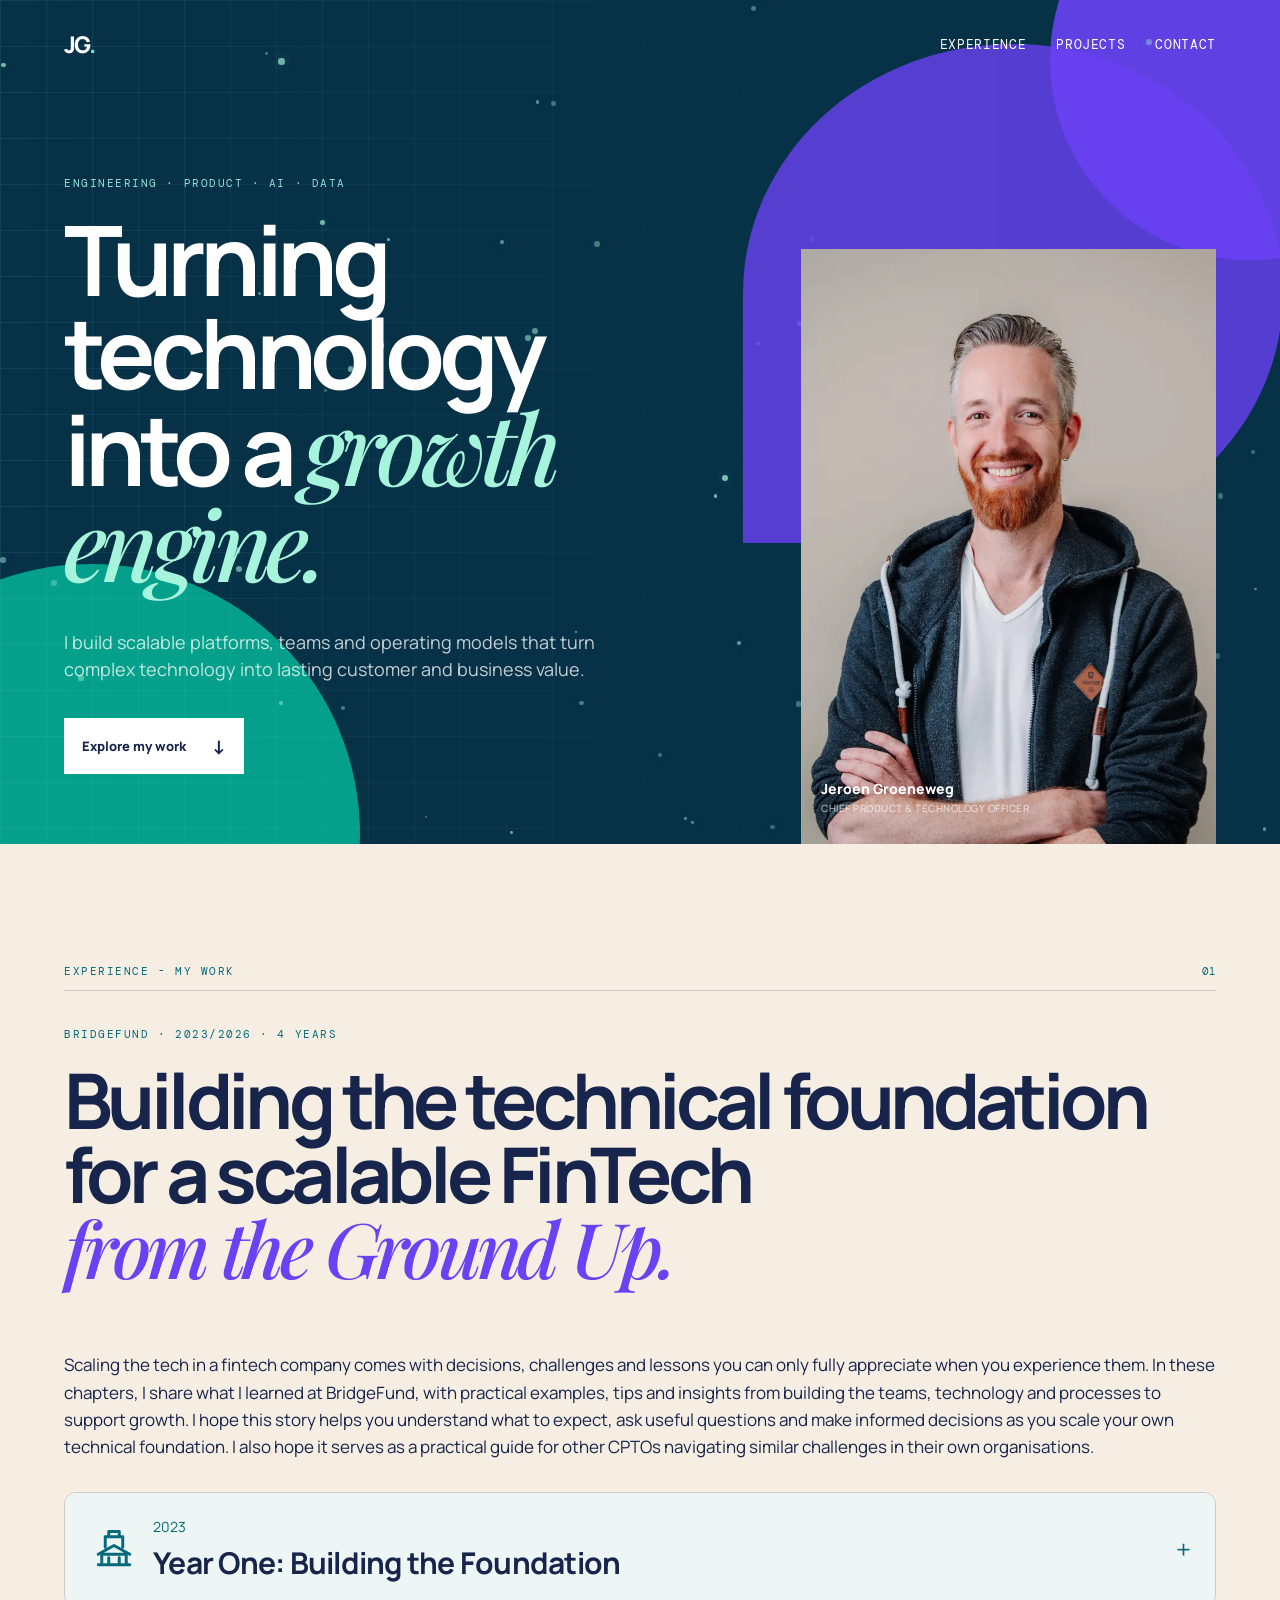
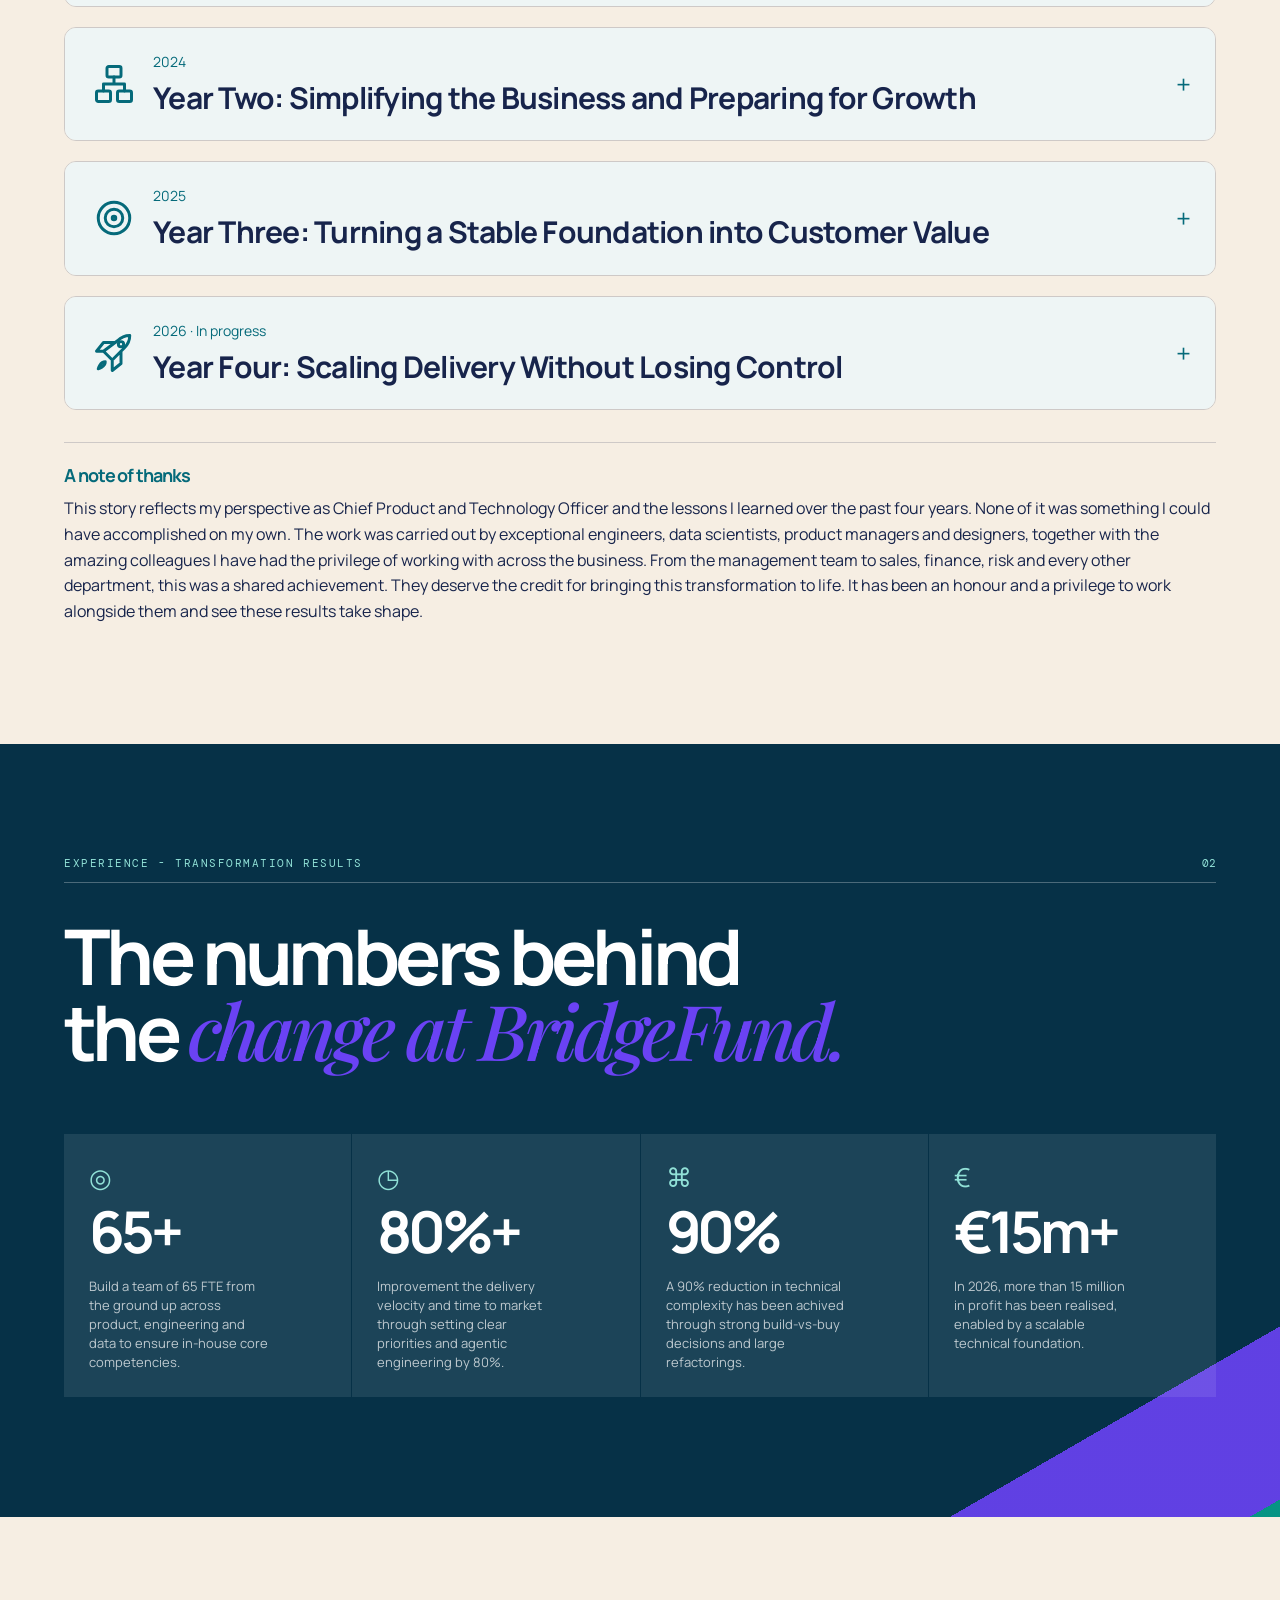
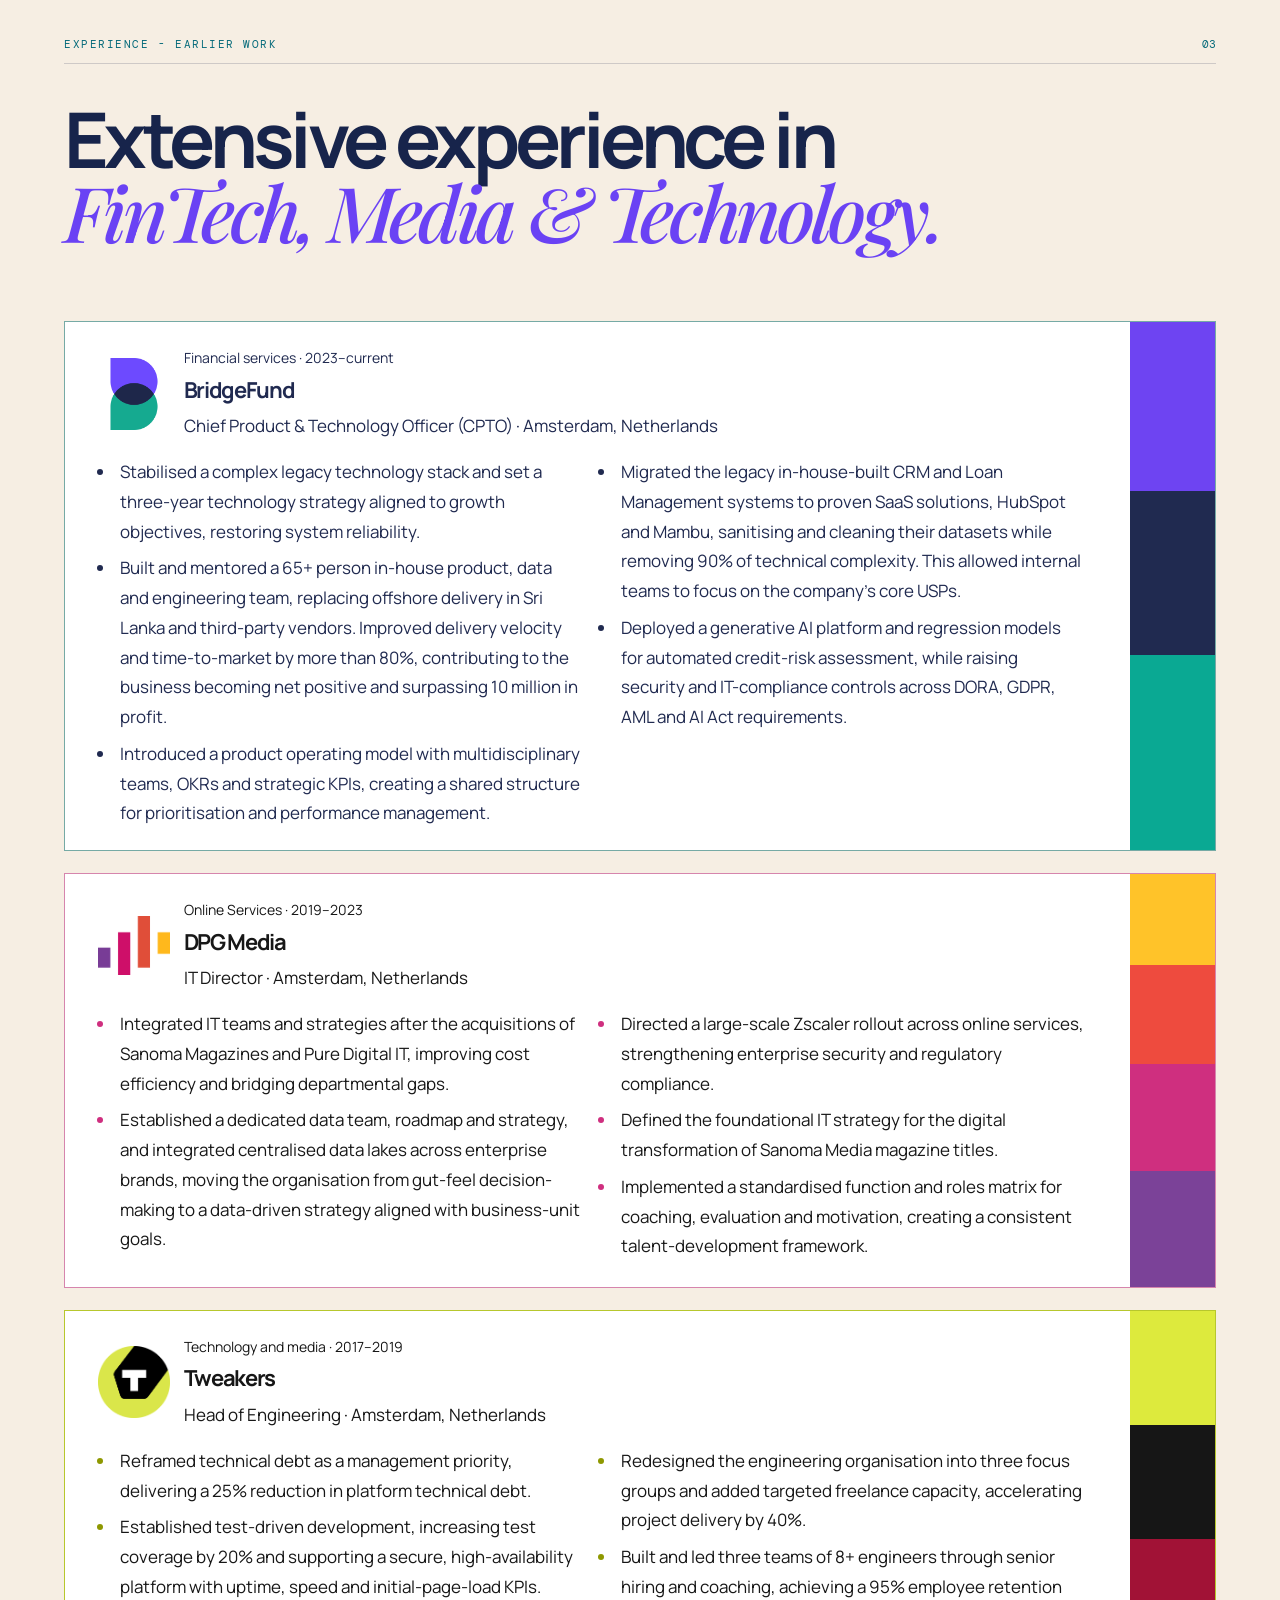
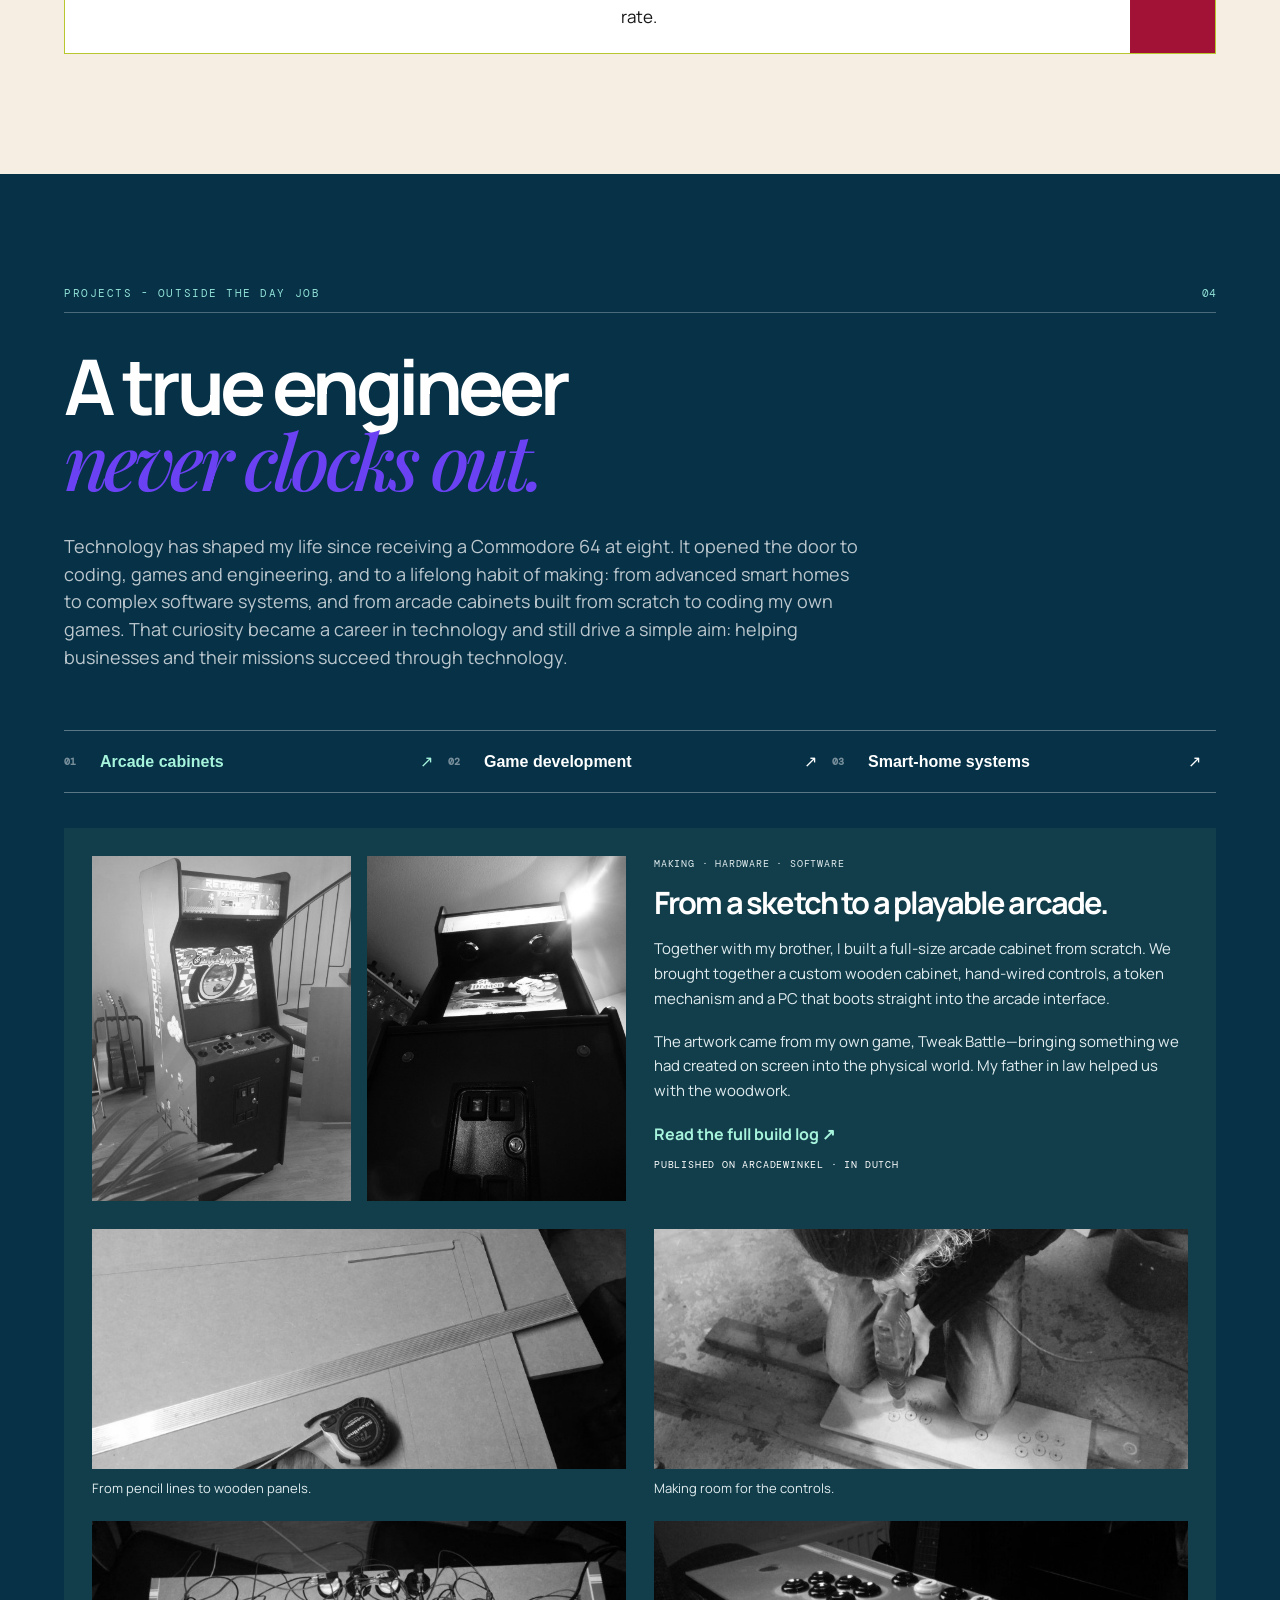
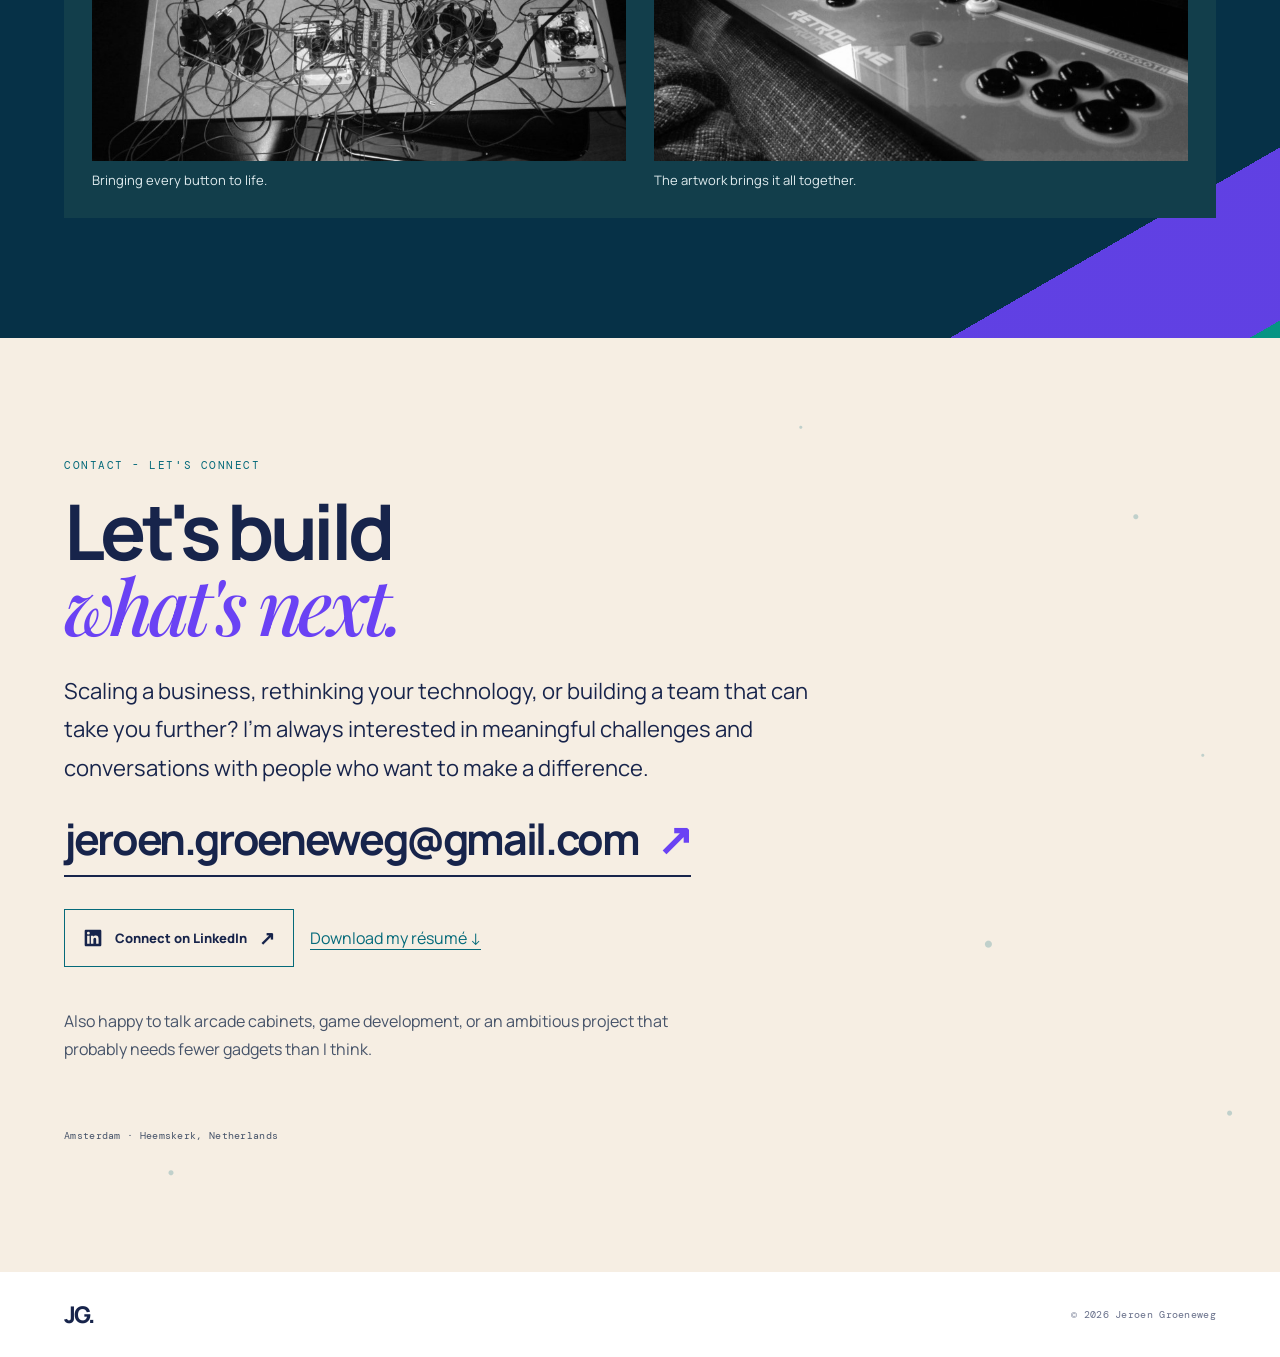
<file: index.html>
<!doctype html>
<html lang="en">
  <head>
    <meta charset="utf-8" />
    <meta name="viewport" content="width=device-width, initial-scale=1" />
    <meta name="description" content="Executive portfolio of Jeroen Groeneweg — turning technology into a growth engine." />
    <title>Jeroen Groeneweg | Technology, AI & Product Executive</title>
    <link rel="icon" href="public/favicon.svg" type="image/svg+xml" sizes="any" />
    <link rel="preconnect" href="https://fonts.googleapis.com" />
    <link rel="preconnect" href="https://fonts.gstatic.com" crossorigin />
    <link href="https://fonts.googleapis.com/css2?family=DM+Mono:wght@400;500&family=Manrope:wght@400;500;600;700;800&family=Playfair+Display:ital,wght@0,500;1,500&display=swap" rel="stylesheet" />
    <link rel="stylesheet" href="styles.css" />
    <link rel="stylesheet" href="layout.css" />
  </head>
  <body>
    <nav class="nav" aria-label="Main navigation">
      <a class="wordmark" href="#top" aria-label="Jeroen Groeneweg home"><span class="wordmark-name" aria-hidden="true">J<span class="wordmark-reveal wordmark-first"><span>eroen&nbsp;</span></span>G<span class="wordmark-reveal wordmark-last"><span>roeneweg</span></span><span class="wordmark-dot">.</span></span></a>
      <button class="menu-button" aria-expanded="false" aria-controls="menu">Menu</button>
      <div class="nav-links" id="menu"><a href="#experience">Experience</a><a href="#projects">Projects</a><a href="#contact">Contact</a></div>
    </nav>

    <main>
      <section class="hero" id="top">
        <div class="orb orb-violet"></div><div class="orb orb-green"></div><div class="grid"></div><div class="particles" aria-hidden="true"></div>
        <div class="hero-copy">
          <p class="eyebrow">Engineering · Product · AI · Data</p>
          <h1>Turning technology<br />into a <em>growth engine.</em></h1>
          <p>I build scalable platforms, teams and operating models that turn complex technology into lasting customer and business value.</p>
          <a class="button" href="#experience">Explore my work <span>↓</span></a>
        </div>
        <figure class="portrait"><div></div><img src="public/jeroen-groeneweg.webp" alt="Jeroen Groeneweg" /><figcaption>Jeroen Groeneweg<br /><small>Chief Product &amp; Technology Officer</small></figcaption></figure>
      </section>

      <section class="intro section" id="experience">
        <header class="section-top"><p class="eyebrow dark">Experience - My Work</p><span>01</span></header>
        <p class="eyebrow dark">BridgeFund · 2023/2026 · 4 years</p>
        <h2>Building the technical foundation for a scalable FinTech<br /><em>from the Ground Up.</em></h2>
        <div class="bridgefund-story">
          <p class="story-purpose">Scaling the tech in a fintech company comes with decisions, challenges and lessons you can only fully appreciate when you experience them. In these chapters, I share what I learned at BridgeFund, with practical examples, tips and insights from building the teams, technology and processes to support growth. I hope this story helps you understand what to expect, ask useful questions and make informed decisions as you scale your own technical foundation. I also hope it serves as a practical guide for other CPTOs navigating similar challenges in their own organisations.</p>
          <details name="bridgefund-years" class="story-year" id="bridgefund-year-1">
            <summary><svg class="story-year-icon" viewBox="0 0 24 24" fill="none" stroke="currentColor" stroke-width="1.7" stroke-linecap="round" stroke-linejoin="round" aria-hidden="true" focusable="false"><path d="M3 21h18M5 21v-6h14v6M3 15l9-5 9 5M7 11V5h10v6M9 5V2h6v3M9 17v4m6-4v4"/></svg><span class="story-year-date">2023</span><h3>Year One: Building the Foundation</h3></summary>
            <div class="story-year-body">
              <div class="story-intro">
                <p>When I joined BridgeFund in January 2023, I found a relatively small company driven by marketing, with around 25 employees and big ambitions. Technology was essential to the business, but responsibility for it was spread across several external suppliers.</p>
                <p>Around 20 engineers in Sri Lanka handled software development. A supplier in the Netherlands managed IT infrastructure. Another external team with experience in data solutions worked on Databricks, dashboards and data insights. A local web agency maintained the customer onboarding flow. The loan management system had been written by the former CTO, largely by himself and without documentation. The existing CRM lacked the functionality and flexibility the business needed.</p>
                <p>We were experiencing three to four critical outages a day, during which we could not serve customers. There was little monitoring and very little visibility into what was going wrong. Before we could think about growth, we had to make sure we could reliably serve the customers we already had.</p>
                <blockquote class="story-pullquote"><p>“Buy what enables you, build what differentiates you.”</p></blockquote>
              </div>
              <details name="bridgefund-chapters" class="story-chapter" id="bridgefund-year-1-chapter-1">
                <summary><h4>1. Earn the Right to Scale</h4></summary>
                <div class="story-chapter-body">
                  <p>One of my first steps was to visit the engineering team in Sri Lanka. I needed to meet the people, understand how they worked and find out what was behind the recurring problems. They already had a roadmap of roughly 40 to 50 new features for the year, alongside plans to launch mobile apps. Meanwhile, the existing platform needed constant firefighting.</p>
                  <p><strong>I halted the entire roadmap.</strong> For me, it made no sense to add more features when we couldn’t reliably run what we already had. Every new feature would introduce more complexity into a foundation we didn’t yet understand or control.</p>
                  <p>For the three weeks I spent in Sri Lanka, the entire team focused on implementing monitoring, logging and observability across our services. Until then, engineers were responding to individual outages and bugs without a clear picture of the underlying causes. They could get a service running again, but often couldn’t explain why it had failed or prevent it from happening again.</p>
                  <p>Once we could see what was happening, we could direct our effort towards the root causes. Over the following three to six months, that work brought the platform under control. Monitoring didn’t fix the systems by itself. It gave us the information we needed to decide what to fix.</p>
                  <aside class="story-takeaway">
                    <h5><svg class="story-label-icon" viewBox="0 0 24 24" fill="none" stroke="currentColor" stroke-width="1.7" stroke-linecap="round" stroke-linejoin="round" aria-hidden="true" focusable="false"><path d="M9 18h6m-5 3h4M8 14a6 6 0 1 1 8 0c-1 1-1 2-1 2H9s0-1-1-2Z"/></svg>What I learned</h5>
                    <p>Sometimes the most valuable decision you can make is to stop planned work. When customers cannot consistently use your service, restoring reliability deserves the full attention of the team.</p>
                    <h5><svg class="story-label-icon" viewBox="0 0 24 24" fill="none" stroke="currentColor" stroke-width="1.7" stroke-linecap="round" stroke-linejoin="round" aria-hidden="true" focusable="false"><circle cx="12" cy="12" r="9"/><path d="M9.5 9a2.5 2.5 0 1 1 4.3 1.7c-1 .8-1.8 1.3-1.8 3.3M12 17h.01"/></svg>A question worth asking</h5>
                    <p>Can your team explain why incidents happen, or are they repeatedly restoring service without resolving the cause?</p>
                  </aside>
                  <div class="story-resource">
                      <h5><svg class="story-label-icon" viewBox="0 0 24 24" fill="none" stroke="currentColor" stroke-width="1.7" stroke-linecap="round" stroke-linejoin="round" aria-hidden="true" focusable="false"><path d="M12 5v16M12 5C9 3 5 3 2 4v15c3-1 7-1 10 2 3-3 7-3 10-2V4c-3-1-7-1-10 1Z"/></svg>Further reading</h5>
                      <p><span class="story-resource-type">Free book chapter</span><a href="https://sre.google/sre-book/monitoring-distributed-systems/">Monitoring Distributed Systems</a> from Google’s <cite>Site Reliability Engineering</cite>.</p>
                      <p>Explains how monitoring can reveal customer impact and help distinguish symptoms from causes. A useful starting point when deciding what your team actually needs to observe.</p>
                  </div>
                </div>
              </details>
              <details name="bridgefund-chapters" class="story-chapter" id="bridgefund-year-1-chapter-2">
                <summary><h4>2. Build a Team That Owns the Outcome</h4></summary>
                <div class="story-chapter-body">
                  <p>The visit to Sri Lanka also changed my understanding of our delivery model. The engineers were building what they had been asked to build. But testing, monitoring and observability hadn’t been established as clear expectations. Neither had questioning a proposed solution or suggesting a better approach. There were differences in working culture and expectations that we hadn’t sufficiently accounted for. The way work was briefed said a lot about the results we were getting.</p>
                  <p>For BridgeFund’s next stage, I wanted engineers close to our customers, colleagues and internal stakeholders. People who understood what we were trying to achieve, questioned requests that didn’t make sense and came back with better ideas. That shaped the decision to build our local engineering team in the Netherlands. We allowed six months to recruit and transfer knowledge. During that period, the local team worked alongside the engineers in Sri Lanka. By the end of the first year, we had around ten engineers in the Netherlands and had phased out the offshore team.</p>
                  <p>We took a similar approach to other capabilities. We hired an IT service desk colleague to take responsibility for employee devices and a DevOps engineer to manage our AWS platform and Kubernetes cluster. That enabled us to phase out the external infrastructure supplier. We brought in data engineers and data scientists to take ownership of Databricks and our data capabilities.</p>
                  <p>We also hired frontend developers and a product manager to bring the onboarding flow under our own management. The customer journey was one of the areas where we believed we could differentiate, so we wanted the people developing it close to the business. The objective was to establish internal responsibility for the capabilities we depended on. Ending supplier relationships followed from having the people and knowledge to take that responsibility ourselves.</p>
                  <aside class="story-takeaway">
                    <h5><svg class="story-label-icon" viewBox="0 0 24 24" fill="none" stroke="currentColor" stroke-width="1.7" stroke-linecap="round" stroke-linejoin="round" aria-hidden="true" focusable="false"><path d="M9 18h6m-5 3h4M8 14a6 6 0 1 1 8 0c-1 1-1 2-1 2H9s0-1-1-2Z"/></svg>What I learned</h5>
                    <p>Hiring internally only works if people also get the context and responsibility to make good decisions. I wanted a team that understood the problem behind a request and cared about what happened after delivering it.</p>
                    <h5><svg class="story-label-icon" viewBox="0 0 24 24" fill="none" stroke="currentColor" stroke-width="1.7" stroke-linecap="round" stroke-linejoin="round" aria-hidden="true" focusable="false"><circle cx="12" cy="12" r="9"/><path d="M9.5 9a2.5 2.5 0 1 1 4.3 1.7c-1 .8-1.8 1.3-1.8 3.3M12 17h.01"/></svg>A question worth asking</h5>
                    <p>Which capabilities does your organisation need to understand deeply enough to operate, challenge and improve for itself?</p>
                  </aside>
                  <div class="story-resource">
                      <h5><svg class="story-label-icon" viewBox="0 0 24 24" fill="none" stroke="currentColor" stroke-width="1.7" stroke-linecap="round" stroke-linejoin="round" aria-hidden="true" focusable="false"><path d="M12 5v16M12 5C9 3 5 3 2 4v15c3-1 7-1 10 2 3-3 7-3 10-2V4c-3-1-7-1-10 1Z"/></svg>Further reading</h5>
                      <p><span class="story-resource-type">Book</span><a href="https://teamtopologies.com/book">Team Topologies</a> by Matthew Skelton and Manuel Pais.</p>
                      <p>Explores team responsibilities, interactions and the amount of complexity a team can handle. Useful background when deciding how to organise ownership as your engineering team grows.</p>
                  </div>
                </div>
              </details>
              <details name="bridgefund-chapters" class="story-chapter" id="bridgefund-year-1-chapter-3">
                <summary><h4>3. Transfer the Ability to Solve Problems</h4></summary>
                <div class="story-chapter-body">
                  <p>Hiring the team didn’t automatically make it safe to step away from our suppliers. The knowledge still had to move. You never know with complete certainty whether everything relevant has been transferred. We used three practices to make that uncertainty manageable.</p>
                  <p>First, we introduced Backstage to document our services and API endpoints. We needed knowledge to be accessible to the internal team rather than remain in individual people’s heads.</p>
                  <p>Second, <strong>whenever a bug or incident arose, someone from the local engineering team in the Netherlands had to participate in resolving it.</strong> I didn’t want an external supplier fixing something on their own and simply informing us afterwards. Working through a real problem reveals details that documentation often misses. You discover dependencies, assumptions and the reasons behind earlier decisions. Those moments became an important part of the handover.</p>
                  <p>Third, I asked team members every week how confident they felt about taking ownership. My working threshold was that everyone should reach around seven out of ten. That wasn’t a scientific measure. It was a practical way to discuss uncertainty and avoid basing the decision only on the confidence of the most experienced engineer. Together, documentation, participation and those weekly conversations gave me enough confidence to complete the transition.</p>
                  <aside class="story-takeaway">
                    <h5><svg class="story-label-icon" viewBox="0 0 24 24" fill="none" stroke="currentColor" stroke-width="1.7" stroke-linecap="round" stroke-linejoin="round" aria-hidden="true" focusable="false"><path d="M9 18h6m-5 3h4M8 14a6 6 0 1 1 8 0c-1 1-1 2-1 2H9s0-1-1-2Z"/></svg>What I learned</h5>
                    <p>Don’t let an external supplier resolve a problem without someone from your own team involved. Every incident is also an opportunity to develop the knowledge your team will eventually need.</p>
                    <h5><svg class="story-label-icon" viewBox="0 0 24 24" fill="none" stroke="currentColor" stroke-width="1.7" stroke-linecap="round" stroke-linejoin="round" aria-hidden="true" focusable="false"><circle cx="12" cy="12" r="9"/><path d="M9.5 9a2.5 2.5 0 1 1 4.3 1.7c-1 .8-1.8 1.3-1.8 3.3M12 17h.01"/></svg>A question worth asking</h5>
                    <p>If the supplier became unavailable tomorrow, could your team investigate a problem and resolve it?</p>
                  </aside>
                  <div class="story-resource">
                      <h5><svg class="story-label-icon" viewBox="0 0 24 24" fill="none" stroke="currentColor" stroke-width="1.7" stroke-linecap="round" stroke-linejoin="round" aria-hidden="true" focusable="false"><path d="M12 5v16M12 5C9 3 5 3 2 4v15c3-1 7-1 10 2 3-3 7-3 10-2V4c-3-1-7-1-10 1Z"/></svg>Further reading</h5>
                      <p><span class="story-resource-type">Book</span><a href="https://www.manning.com/books/the-programmers-brain">The Programmer’s Brain</a> by Felienne Hermans.</p>
                      <p>Explores how programmers learn and understand code. Useful background for transferring knowledge when a new team takes ownership of an unfamiliar system.</p>
                  </div>
                </div>
              </details>
              <details name="bridgefund-chapters" class="story-chapter" id="bridgefund-year-1-chapter-4">
                <summary><h4>4. Buy What Enables You. Build What Differentiates You.</h4></summary>
                <div class="story-chapter-body">
                  <p>As we gained control over the platform, we could address a more fundamental question: why were we building so much of it ourselves? We were maintaining a loan management system, extending a limited CRM and developing the services around them. That consumed engineering capacity and made change difficult.</p>
                  <p>I wanted us to be explicit about where our own technology could give BridgeFund an advantage. Providing loans and credit lines was our core business. But writing our own loan management software wasn’t necessarily what would make us a better lender.</p>
                  <p>That distinction led to two major decisions: adopting Mambu as our core banking platform and HubSpot as our main CRM. These were capabilities we needed to operate. We could buy proven software for them and focus our own development effort on the areas where we believed we could make a difference.</p>
                  <p>The first was customer experience. That included our marketing website and onboarding flow, as well as our ambition for a My BridgeFund environment where customers could manage their loans or credit lines. The second was credit decisioning. If we could use data to understand creditworthiness better, that could become a meaningful competitive advantage.</p>
                  <p>By the end of the first year, we had made those decisions and started planning the implementations. We were still running the legacy systems. The migrations would be substantial pieces of work, with consequences far beyond technology.</p>
                  <aside class="story-takeaway">
                    <h5><svg class="story-label-icon" viewBox="0 0 24 24" fill="none" stroke="currentColor" stroke-width="1.7" stroke-linecap="round" stroke-linejoin="round" aria-hidden="true" focusable="false"><path d="M9 18h6m-5 3h4M8 14a6 6 0 1 1 8 0c-1 1-1 2-1 2H9s0-1-1-2Z"/></svg>What I learned</h5>
                    <p>A capability can be central to your business without needing to be built from scratch. I wanted our engineering effort concentrated where it could create a distinctive advantage.</p>
                    <h5><svg class="story-label-icon" viewBox="0 0 24 24" fill="none" stroke="currentColor" stroke-width="1.7" stroke-linecap="round" stroke-linejoin="round" aria-hidden="true" focusable="false"><circle cx="12" cy="12" r="9"/><path d="M9.5 9a2.5 2.5 0 1 1 4.3 1.7c-1 .8-1.8 1.3-1.8 3.3M12 17h.01"/></svg>A question worth asking</h5>
                    <p>Where does your custom software give you an advantage, and where are you maintaining something an established platform could provide?</p>
                  </aside>
                  <div class="story-resource">
                      <h5><svg class="story-label-icon" viewBox="0 0 24 24" fill="none" stroke="currentColor" stroke-width="1.7" stroke-linecap="round" stroke-linejoin="round" aria-hidden="true" focusable="false"><path d="M12 5v16M12 5C9 3 5 3 2 4v15c3-1 7-1 10 2 3-3 7-3 10-2V4c-3-1-7-1-10 1Z"/></svg>Further reading</h5>
                      <p><span class="story-resource-type">Article</span><a href="https://mcfunley.com/choose-boring-technology">Choose Boring Technology</a> by Dan McKinley.</p>
                      <p>Discusses the limited capacity organisations have for unfamiliar technology. It offers another way to think about where custom solutions and additional complexity are worth the effort.</p>
                  </div>
                </div>
              </details>
              <details name="bridgefund-chapters" class="story-chapter" id="bridgefund-year-1-chapter-5">
                <summary><h4>5. Establish Ownership of Your Data</h4></summary>
                <div class="story-chapter-body">
                  <p>Our ambition to improve credit decisioning required an internal data capability. We hired data engineers and data scientists, brought Databricks under their ownership and started addressing the quality of the data available to us.</p>
                  <p>Our direction was to use PSD2 transaction data to assess a potential customer’s creditworthiness. We wanted to understand what that data could tell us, rather than depend on collecting financial statements and asking customers to explain their business through conversations. That gave us a clear reason to develop our own machine learning models. But it also made the quality of the underlying data essential.</p>
                  <p>You cannot expect reliable decisions from unreliable inputs. Before getting carried away with what AI might do, we needed people who understood the data and could take responsibility for it. This was the beginning of that work. The detailed preparation for our migrations in year two would expose how much cleaning, deduplication and standardisation was still needed.</p>
                  <aside class="story-takeaway">
                    <h5><svg class="story-label-icon" viewBox="0 0 24 24" fill="none" stroke="currentColor" stroke-width="1.7" stroke-linecap="round" stroke-linejoin="round" aria-hidden="true" focusable="false"><path d="M9 18h6m-5 3h4M8 14a6 6 0 1 1 8 0c-1 1-1 2-1 2H9s0-1-1-2Z"/></svg>What I learned</h5>
                    <p>Start with ownership and data quality. Those are ongoing responsibilities, and they need attention before you can expect useful results from models built on top of them.</p>
                    <h5><svg class="story-label-icon" viewBox="0 0 24 24" fill="none" stroke="currentColor" stroke-width="1.7" stroke-linecap="round" stroke-linejoin="round" aria-hidden="true" focusable="false"><circle cx="12" cy="12" r="9"/><path d="M9.5 9a2.5 2.5 0 1 1 4.3 1.7c-1 .8-1.8 1.3-1.8 3.3M12 17h.01"/></svg>A question worth asking</h5>
                    <p>Do you understand the quality and limitations of the data informing your decisions?</p>
                  </aside>
                  <div class="story-resource">
                      <h5><svg class="story-label-icon" viewBox="0 0 24 24" fill="none" stroke="currentColor" stroke-width="1.7" stroke-linecap="round" stroke-linejoin="round" aria-hidden="true" focusable="false"><path d="M12 5v16M12 5C9 3 5 3 2 4v15c3-1 7-1 10 2 3-3 7-3 10-2V4c-3-1-7-1-10 1Z"/></svg>Further reading</h5>
                      <p><span class="story-resource-type">Book</span><a href="https://www.oreilly.com/library/view/fundamentals-of-data/9781098108298/">Fundamentals of Data Engineering</a> by Joe Reis and Matt Housley.</p>
                      <p>Covers the data lifecycle from its sources through to its consumers. Useful context for understanding why data engineering involves ownership and business requirements as well as tools.</p>
                  </div>
                </div>
              </details>
              <details name="bridgefund-chapters" class="story-chapter" id="bridgefund-year-1-chapter-6">
                <summary><h4>6. Take Ownership Before Deciding What to Rebuild</h4></summary>
                <div class="story-chapter-body">
                  <p>Bringing onboarding in-house gave us responsibility for a part of the business that directly affected customers. It also meant inheriting a substantial legacy PHP application. Taking ownership didn’t immediately remove its limitations. It put us in a position to understand the application, maintain it and make informed decisions about its future.</p>
                  <p>PHP itself wasn’t the issue. What mattered was whether we had the people, knowledge and technical foundation to develop the experience we wanted. As the platform became stable, we could introduce product capability and spend more time on those questions. We were beginning to move beyond responding to failures and towards deliberately improving the customer journey. The decisions about how to modernise onboarding would follow in year two.</p>
                  <aside class="story-takeaway">
                    <h5><svg class="story-label-icon" viewBox="0 0 24 24" fill="none" stroke="currentColor" stroke-width="1.7" stroke-linecap="round" stroke-linejoin="round" aria-hidden="true" focusable="false"><path d="M9 18h6m-5 3h4M8 14a6 6 0 1 1 8 0c-1 1-1 2-1 2H9s0-1-1-2Z"/></svg>What I learned</h5>
                    <p>Taking responsibility for a system and replacing it are separate decisions. Understanding what you have gives you a better basis for deciding what should change.</p>
                    <h5><svg class="story-label-icon" viewBox="0 0 24 24" fill="none" stroke="currentColor" stroke-width="1.7" stroke-linecap="round" stroke-linejoin="round" aria-hidden="true" focusable="false"><circle cx="12" cy="12" r="9"/><path d="M9.5 9a2.5 2.5 0 1 1 4.3 1.7c-1 .8-1.8 1.3-1.8 3.3M12 17h.01"/></svg>A question worth asking</h5>
                    <p>When rebuilding a system, which part will deliver the greatest return on investment?</p>
                  </aside>
                  <div class="story-resource">
                      <h5><svg class="story-label-icon" viewBox="0 0 24 24" fill="none" stroke="currentColor" stroke-width="1.7" stroke-linecap="round" stroke-linejoin="round" aria-hidden="true" focusable="false"><path d="M12 5v16M12 5C9 3 5 3 2 4v15c3-1 7-1 10 2 3-3 7-3 10-2V4c-3-1-7-1-10 1Z"/></svg>Further reading</h5>
                      <p><span class="story-resource-type">Book</span><a href="https://www.informit.com/store/working-effectively-with-legacy-code-9780132931779">Working Effectively with Legacy Code</a> by Michael Feathers.</p>
                      <p>Offers techniques for understanding and changing existing code, including working with tests and dependencies. A practical companion when a team inherits an application it did not build.</p>
                  </div>
                </div>
              </details>
              <details name="bridgefund-chapters" class="story-chapter story-recap">
                <summary><h4>Where We Stood at the End of Year One</h4></summary>
                <div class="story-chapter-body">
                  <p>We had brought the platform under control and established internal capabilities across engineering, infrastructure, data and product. The local engineering team in the Netherlands had taken over from the offshore team. Other internal colleagues had taken responsibility for capabilities previously managed by external suppliers.</p>
                  <p>We had chosen Mambu and HubSpot, but we hadn’t completed the transition. The legacy systems were still there, and substantial migration work lay ahead. What had changed was our ability to take responsibility for that work. We had a clearer understanding of the systems, a team that could own them and a direction for where we wanted to invest. Four principles shaped that first year:</p>
                  <ol>
                    <li>Buy what enables you, build what differentiates you.</li>
                    <li>Make sure core capabilities are in-house.</li>
                    <li>Sanitise your data from the start.</li>
                    <li>Culture eats strategy for breakfast.</li>
                  </ol>
                <p>That last principle ran through all the others. Our plans depended on people being willing to question requests, investigate problems, share knowledge and take responsibility.</p>
                </div>
              </details>
            </div>
          </details>
          <details name="bridgefund-years" class="story-year" id="bridgefund-year-2">
            <summary><svg class="story-year-icon" viewBox="0 0 24 24" fill="none" stroke="currentColor" stroke-width="1.7" stroke-linecap="round" stroke-linejoin="round" aria-hidden="true" focusable="false"><rect x="8" y="2" width="8" height="6" rx="1"/><rect x="2" y="16" width="8" height="6" rx="1"/><rect x="14" y="16" width="8" height="6" rx="1"/><path d="M12 8v4M6 16v-4h12v4"/></svg><span class="story-year-date">2024</span><h3>Year Two: Simplifying the Business and Preparing for Growth</h3></summary>
            <div class="story-year-body">
              <div class="story-intro">
                <p>By the second year, BridgeFund had grown to around 50 people. We had made the major platform decisions, but were still operating the old systems while planning how to replace them. Mambu and HubSpot would affect almost every part of the organisation.</p>
                <p>At the same time, the business had accumulated a lot of operational complexity. Spreadsheets moved between departments. Information was copied across systems. Product variations and exceptions created additional work. Different data sources sometimes gave conflicting answers. We had an opportunity to do more than migrate software. We could reconsider how the business operated.</p>
                <blockquote class="story-pullquote"><p>“Buying a standard platform only removes complexity if you are willing to reconsider some of your existing ways of working.”</p></blockquote>
              </div>
              <details name="bridgefund-chapters" class="story-chapter" id="bridgefund-year-2-chapter-1">
                <summary><h4>1. Make It a Business Transformation</h4></summary>
                <div class="story-chapter-body">
                  <p>From my first day, there was a lot of frustration with IT. Whenever something went wrong or took too long, technology was usually seen as the cause. With the outages we had experienced, some of that frustration was justified. But as we looked more closely, we also found problems in the way the business operated. Information moved between spreadsheets. Departments repeated work. Manual mistakes carried through into other systems.</p>
                  <p>The rest of the management team experienced those problems every day. Getting support for change was therefore easier than you might expect. People wanted simpler processes and faster ways of working. That gave us a shared starting point. I worked closely with the COO to review our operations. We needed to understand how information moved, who was responsible for each step and where unnecessary complexity had accumulated.</p>
                  <p>Just because a CRM or banking platform is a technical application doesn’t mean its implementation belongs to technology alone. The whole business would be affected, so the business had to participate in deciding how it should work.</p>
                  <aside class="story-takeaway">
                    <h5><svg class="story-label-icon" viewBox="0 0 24 24" fill="none" stroke="currentColor" stroke-width="1.7" stroke-linecap="round" stroke-linejoin="round" aria-hidden="true" focusable="false"><path d="M9 18h6m-5 3h4M8 14a6 6 0 1 1 8 0c-1 1-1 2-1 2H9s0-1-1-2Z"/></svg>What I learned</h5>
                    <p>Look beyond the department receiving the complaints. What gets described as an IT problem may also involve process design, data quality, responsibilities and manual handovers.</p>
                    <h5><svg class="story-label-icon" viewBox="0 0 24 24" fill="none" stroke="currentColor" stroke-width="1.7" stroke-linecap="round" stroke-linejoin="round" aria-hidden="true" focusable="false"><circle cx="12" cy="12" r="9"/><path d="M9.5 9a2.5 2.5 0 1 1 4.3 1.7c-1 .8-1.8 1.3-1.8 3.3M12 17h.01"/></svg>A question worth asking</h5>
                    <p>Are the problems in your organisation really caused by IT, or could inefficient processes, unclear responsibilities or something else be at the root?</p>
                  </aside>
                  <div class="story-resource">
                      <h5><svg class="story-label-icon" viewBox="0 0 24 24" fill="none" stroke="currentColor" stroke-width="1.7" stroke-linecap="round" stroke-linejoin="round" aria-hidden="true" focusable="false"><path d="M4 14v-3a8 8 0 0 1 16 0v3"/><rect x="2" y="12" width="4" height="8" rx="2"/><rect x="18" y="12" width="4" height="8" rx="2"/></svg>Something to listen to</h5>
                      <p><span class="story-resource-type">Podcast</span><a href="https://www.lennysnewsletter.com/p/product-management-theater-marty">Product management theater</a> with Marty Cagan on Lenny’s Podcast.</p>
                      <p>For a broader discussion of organisational change, listen to the section on the product operating model, beginning around 1:02:05. It connects product work with the responsibilities of the wider organisation.</p>
                  </div>
                </div>
              </details>
              <details name="bridgefund-chapters" class="story-chapter" id="bridgefund-year-2-chapter-2">
                <summary><h4>2. Simplify Before You Implement</h4></summary>
                <div class="story-chapter-body">
                  <p>Our processes had become more complicated as the business grew. We were introducing propositions, extending loans and credit lines, working with different discounts and handling exceptions. Each variation added something for people and systems to manage. I didn’t want us to reproduce all of that complexity inside the new platforms.</p>
                  <p>We brought in external expertise to help implement HubSpot and review our processes. My starting point was that many of our operational requirements were common business requirements. We didn’t need a unique implementation for everything. Where established practices in HubSpot could support us, I preferred to adapt our way of working and use the platform as standard. Customising software around an inefficient process would preserve the inefficiency and give us more software to maintain.</p>
                  <p>We applied the same thinking to Mambu. We reviewed the variations in our loans and credit lines and made decisions to narrow and standardise our propositions. Keeping things simple became an important principle. Before implementing the workflows, we mapped the processes and agreed how we wanted them to operate.</p>
                  <aside class="story-takeaway">
                    <h5><svg class="story-label-icon" viewBox="0 0 24 24" fill="none" stroke="currentColor" stroke-width="1.7" stroke-linecap="round" stroke-linejoin="round" aria-hidden="true" focusable="false"><path d="M9 18h6m-5 3h4M8 14a6 6 0 1 1 8 0c-1 1-1 2-1 2H9s0-1-1-2Z"/></svg>What I learned</h5>
                    <p>Buying a standard platform only removes complexity if you are willing to reconsider some of your existing ways of working.</p>
                    <h5><svg class="story-label-icon" viewBox="0 0 24 24" fill="none" stroke="currentColor" stroke-width="1.7" stroke-linecap="round" stroke-linejoin="round" aria-hidden="true" focusable="false"><circle cx="12" cy="12" r="9"/><path d="M9.5 9a2.5 2.5 0 1 1 4.3 1.7c-1 .8-1.8 1.3-1.8 3.3M12 17h.01"/></svg>A question worth asking</h5>
                    <p>Does this process need to work differently from everyone else’s, or have you simply become accustomed to doing it this way?</p>
                  </aside>
                  <div class="story-resource">
                      <h5><svg class="story-label-icon" viewBox="0 0 24 24" fill="none" stroke="currentColor" stroke-width="1.7" stroke-linecap="round" stroke-linejoin="round" aria-hidden="true" focusable="false"><path d="M12 5v16M12 5C9 3 5 3 2 4v15c3-1 7-1 10 2 3-3 7-3 10-2V4c-3-1-7-1-10 1Z"/></svg>Further reading</h5>
                      <p><span class="story-resource-type">Book</span><a href="https://www.lean.org/store/book/learning-to-see/">Learning to See</a> by Mike Rother and John Shook.</p>
                      <p>Introduces mapping the current process and designing an improved future process. Its examples come from manufacturing, but the distinction is useful when reviewing service operations before implementation.</p>
                  </div>
                </div>
              </details>
              <details name="bridgefund-chapters" class="story-chapter" id="bridgefund-year-2-chapter-3">
                <summary><h4>3. Follow the Application Through the Entire Business</h4></summary>
                <div class="story-chapter-body">
                  <p>Customer onboarding showed how much complexity had built up. An application first went to sales for a manual check. Depending on the outcome, customer service would call the applicant to understand why they needed funding and what they intended to use it for. Those notes went into a separate spreadsheet and back to sales before reaching the risk team.</p>
                  <p>Risk then reviewed the story alongside the PSD2 transaction data. Sometimes that meant another call to the customer, more information and another review. Along the way, people updated several spreadsheets. Some were used for reporting, while others prepared information for the next step.</p>
                  <p>Even after the credit decision, there was considerable manual work. KYC information had to be collected. A contract was drafted by hand and sent for signatures from both sides. Administration then registered the loan in the loan management system, followed by communication to the customer.</p>
                  <p>Each individual activity had a purpose. But following the application through the whole business revealed how often information was transferred, copied and handled again. We needed to understand that complete journey before deciding where to intervene.</p>
                  <aside class="story-takeaway">
                    <h5><svg class="story-label-icon" viewBox="0 0 24 24" fill="none" stroke="currentColor" stroke-width="1.7" stroke-linecap="round" stroke-linejoin="round" aria-hidden="true" focusable="false"><path d="M9 18h6m-5 3h4M8 14a6 6 0 1 1 8 0c-1 1-1 2-1 2H9s0-1-1-2Z"/></svg>What I learned</h5>
                    <p>A department can carry out its own task correctly while the overall process remains slow and prone to mistakes. You need to look at how the steps connect.</p>
                    <h5><svg class="story-label-icon" viewBox="0 0 24 24" fill="none" stroke="currentColor" stroke-width="1.7" stroke-linecap="round" stroke-linejoin="round" aria-hidden="true" focusable="false"><circle cx="12" cy="12" r="9"/><path d="M9.5 9a2.5 2.5 0 1 1 4.3 1.7c-1 .8-1.8 1.3-1.8 3.3M12 17h.01"/></svg>A question worth asking</h5>
                    <p>How many times does the same customer information get copied, checked or passed to someone else before the process is complete?</p>
                  </aside>
                  <div class="story-resource">
                      <h5><svg class="story-label-icon" viewBox="0 0 24 24" fill="none" stroke="currentColor" stroke-width="1.7" stroke-linecap="round" stroke-linejoin="round" aria-hidden="true" focusable="false"><path d="M12 5v16M12 5C9 3 5 3 2 4v15c3-1 7-1 10 2 3-3 7-3 10-2V4c-3-1-7-1-10 1Z"/></svg>Further reading</h5>
                      <p><span class="story-resource-type">Book</span><a href="https://itrevolution.com/product/the-phoenix-project/">The Phoenix Project</a> by Gene Kim, Kevin Behr and George Spafford.</p>
                      <p>A novel about IT, DevOps and improving the flow of work across a business. A useful companion to this chapter’s focus on handovers and bottlenecks, and why improving one department alone does not necessarily improve the whole process.</p>
                  </div>
                </div>
              </details>
              <details name="bridgefund-chapters" class="story-chapter" id="bridgefund-year-2-chapter-4">
                <summary><h4>4. Put a Chess Clock on the Process</h4></summary>
                <div class="story-chapter-body">
                  <p>We couldn’t automate everything at once. We needed to understand where to start and how HubSpot could help. We used what I would describe as a chess clock to measure the <strong>waiting time between steps</strong>. We counted the handovers between people and departments and looked at where errors kept happening. We were measuring how long an application sat waiting for the next action. That helped us see where the process was getting stuck.</p>
                  <p>Those findings gave us a practical way to set priorities. We looked for changes that could make the biggest difference for customers and for the business. Which handovers introduced long waits? Where did information get copied or lost? Which activities repeatedly needed correcting?</p>
                  <p>We then identified where we could simplify the work and introduce automation. This gave us a manageable sequence of improvements. We didn’t need to automate every step before making progress.</p>
                  <aside class="story-takeaway">
                    <h5><svg class="story-label-icon" viewBox="0 0 24 24" fill="none" stroke="currentColor" stroke-width="1.7" stroke-linecap="round" stroke-linejoin="round" aria-hidden="true" focusable="false"><path d="M9 18h6m-5 3h4M8 14a6 6 0 1 1 8 0c-1 1-1 2-1 2H9s0-1-1-2Z"/></svg>What I learned</h5>
                    <p>The gaps between activities deserve as much attention as the activities themselves. A process can take a long time even when each individual task is relatively quick.</p>
                    <h5><svg class="story-label-icon" viewBox="0 0 24 24" fill="none" stroke="currentColor" stroke-width="1.7" stroke-linecap="round" stroke-linejoin="round" aria-hidden="true" focusable="false"><circle cx="12" cy="12" r="9"/><path d="M9.5 9a2.5 2.5 0 1 1 4.3 1.7c-1 .8-1.8 1.3-1.8 3.3M12 17h.01"/></svg>A question worth asking</h5>
                    <p>How much of your customer’s journey is spent waiting for the next person or department to act?</p>
                  </aside>
                  <div class="story-resource">
                      <h5><svg class="story-label-icon" viewBox="0 0 24 24" fill="none" stroke="currentColor" stroke-width="1.7" stroke-linecap="round" stroke-linejoin="round" aria-hidden="true" focusable="false"><path d="M12 5v16M12 5C9 3 5 3 2 4v15c3-1 7-1 10 2 3-3 7-3 10-2V4c-3-1-7-1-10 1Z"/></svg>Further reading</h5>
                      <p><span class="story-resource-type">Book</span><a href="https://www.toc-goldratt.com/en/product/the-goal-a-process-of-ongoing-improvement">The Goal: A Process of Ongoing Improvement</a> by Eliyahu M. Goldratt and Jeff Cox.</p>
                      <p>A business novel about finding the bottleneck that limits the whole system. Its focus on constraints and flow complements the chess clock exercise: identify where work gets stuck before deciding what to improve or automate.</p>
                  </div>
                </div>
              </details>
              <details name="bridgefund-chapters" class="story-chapter" id="bridgefund-year-2-chapter-5">
                <summary><h4>5. Clean the Data Before Moving It</h4></summary>
                <div class="story-chapter-body">
                  <p>Preparing for the migrations exposed how inconsistent our data had become. We had duplicate information, different formats and data spread across domains and systems. Moving it required work on both the records themselves and the models used to organise them. We invested time in sanitising, deduplicating and standardising that information.</p>
                  <p>This also mattered beyond the migrations. We were still making too many strategic decisions on instinct because the data wasn’t dependable enough. Different data points could contradict one another, making it difficult to know which answer to trust. Moving inconsistent data into a new platform wouldn’t resolve those contradictions. We had to address them as part of the preparation. The internal data capabilities we had established in year one were essential to doing that work.</p>
                  <aside class="story-takeaway">
                    <h5><svg class="story-label-icon" viewBox="0 0 24 24" fill="none" stroke="currentColor" stroke-width="1.7" stroke-linecap="round" stroke-linejoin="round" aria-hidden="true" focusable="false"><path d="M9 18h6m-5 3h4M8 14a6 6 0 1 1 8 0c-1 1-1 2-1 2H9s0-1-1-2Z"/></svg>What I learned</h5>
                    <p>A migration exposes the quality of the information your business runs on. Use that opportunity to improve it, rather than carrying the same problems into a new system.</p>
                    <h5><svg class="story-label-icon" viewBox="0 0 24 24" fill="none" stroke="currentColor" stroke-width="1.7" stroke-linecap="round" stroke-linejoin="round" aria-hidden="true" focusable="false"><circle cx="12" cy="12" r="9"/><path d="M9.5 9a2.5 2.5 0 1 1 4.3 1.7c-1 .8-1.8 1.3-1.8 3.3M12 17h.01"/></svg>A question worth asking</h5>
                    <p>If two departments give you different answers to the same business question, can you explain why?</p>
                  </aside>
                  <div class="story-resource">
                      <h5><svg class="story-label-icon" viewBox="0 0 24 24" fill="none" stroke="currentColor" stroke-width="1.7" stroke-linecap="round" stroke-linejoin="round" aria-hidden="true" focusable="false"><path d="M12 5v16M12 5C9 3 5 3 2 4v15c3-1 7-1 10 2 3-3 7-3 10-2V4c-3-1-7-1-10 1Z"/></svg>Further reading</h5>
                      <p><span class="story-resource-type">Book</span><a href="https://technicspub.com/getting-in-front-on-data/">Getting in Front on Data</a> by Thomas C. Redman.</p>
                      <p>Focuses on the people and organisational responsibilities behind data quality. A useful companion to cleaning migration data and preventing the same problems from recurring.</p>
                  </div>
                </div>
              </details>
              <details name="bridgefund-chapters" class="story-chapter" id="bridgefund-year-2-chapter-6">
                <summary><h4>6. Prepare in Parallel, Launch in Stages</h4></summary>
                <div class="story-chapter-body">
                  <p>Both Mambu and HubSpot represented substantial changes. We had one team working on each implementation, and preparation ran in parallel. <strong>We deliberately kept the actual migrations separate.</strong> Each platform affected enough of the organisation on its own. Launching both together would have introduced too much change at once.</p>
                  <p>Mambu came first. Within that implementation, we started with funding, the smaller part of the business. It represented roughly 10 to 20 percent of our processes and business. Once that was live and working, we moved into the lending phase.</p>
                  <p>The implementation and migration work stretched across the year. Mambu first went live around the summer, with HubSpot following around October or November. Those launches were milestones in a longer programme. They weren’t the point at which every process became fully automated. Some steps remained manual after launch. We continued improving them, gradually introducing more automation as we worked through the priorities. As the platforms took over functions previously handled by our own systems, we were also able to remove around 80 percent of the old codebase, much of which represented legacy complexity and technical debt.</p>
                  <aside class="story-takeaway">
                    <h5><svg class="story-label-icon" viewBox="0 0 24 24" fill="none" stroke="currentColor" stroke-width="1.7" stroke-linecap="round" stroke-linejoin="round" aria-hidden="true" focusable="false"><path d="M9 18h6m-5 3h4M8 14a6 6 0 1 1 8 0c-1 1-1 2-1 2H9s0-1-1-2Z"/></svg>What I learned</h5>
                    <p>Plan for how much change the organisation can absorb. Separate teams can prepare substantial changes at the same time, while the business may need those changes introduced at different moments.</p>
                    <h5><svg class="story-label-icon" viewBox="0 0 24 24" fill="none" stroke="currentColor" stroke-width="1.7" stroke-linecap="round" stroke-linejoin="round" aria-hidden="true" focusable="false"><circle cx="12" cy="12" r="9"/><path d="M9.5 9a2.5 2.5 0 1 1 4.3 1.7c-1 .8-1.8 1.3-1.8 3.3M12 17h.01"/></svg>A question worth asking</h5>
                    <p>Have you separated the work required to go live from the improvements you can safely make afterwards?</p>
                  </aside>
                  <div class="story-resource">
                      <h5><svg class="story-label-icon" viewBox="0 0 24 24" fill="none" stroke="currentColor" stroke-width="1.7" stroke-linecap="round" stroke-linejoin="round" aria-hidden="true" focusable="false"><path d="M12 5v16M12 5C9 3 5 3 2 4v15c3-1 7-1 10 2 3-3 7-3 10-2V4c-3-1-7-1-10 1Z"/></svg>Further reading</h5>
                      <p><span class="story-resource-type">Book</span><a href="https://www.martinfowler.com/books/continuousDelivery.html">Continuous Delivery</a> by Jez Humble and David Farley.</p>
                      <p>Covers practices for making software releases more reliable. Useful technical background for preparing major changes and reducing deployment risk, alongside business readiness.</p>
                  </div>
                </div>
              </details>
              <details name="bridgefund-chapters" class="story-chapter" id="bridgefund-year-2-chapter-7">
                <summary><h4>7. Choose Technology You Can Build a Team Around</h4></summary>
                <div class="story-chapter-body">
                  <p>Alongside the platform migrations, we continued improving the services we would own ourselves. Our engineering team had grown to around 15 to 20 people across DevOps, platform, frontend and backend. We also started planning and carrying out the move from the legacy PHP onboarding application to Node.js.</p>
                  <p>I don’t have anything against PHP, or any other language. Every language has strengths and weaknesses. One of my first questions when choosing a stack is whether I can hire experienced engineers who know it well. For us, Node.js was a practical choice. We already used it for our other services, the team knew it well, and we found it accessible from a recruitment perspective. The documentation and support around it also mattered.</p>
                  <p>I wanted more of the engineering team to be able to work confidently on onboarding and take responsibility for it. Being able to recruit the right senior engineers would help us deliver faster, give us better control over our systems and improve our chances of succeeding as we grew.</p>
                  <aside class="story-takeaway">
                    <h5><svg class="story-label-icon" viewBox="0 0 24 24" fill="none" stroke="currentColor" stroke-width="1.7" stroke-linecap="round" stroke-linejoin="round" aria-hidden="true" focusable="false"><path d="M9 18h6m-5 3h4M8 14a6 6 0 1 1 8 0c-1 1-1 2-1 2H9s0-1-1-2Z"/></svg>What I learned</h5>
                    <p>Your technology choices influence your ability to hire, share knowledge and maintain the product. Those considerations belong in the decision alongside the technical requirements.</p>
                    <h5><svg class="story-label-icon" viewBox="0 0 24 24" fill="none" stroke="currentColor" stroke-width="1.7" stroke-linecap="round" stroke-linejoin="round" aria-hidden="true" focusable="false"><circle cx="12" cy="12" r="9"/><path d="M9.5 9a2.5 2.5 0 1 1 4.3 1.7c-1 .8-1.8 1.3-1.8 3.3M12 17h.01"/></svg>A question worth asking</h5>
                    <p>Can you build and retain the team you will need to operate this technology over time?</p>
                  </aside>
                  <div class="story-resource">
                      <h5><svg class="story-label-icon" viewBox="0 0 24 24" fill="none" stroke="currentColor" stroke-width="1.7" stroke-linecap="round" stroke-linejoin="round" aria-hidden="true" focusable="false"><path d="M12 5v16M12 5C9 3 5 3 2 4v15c3-1 7-1 10 2 3-3 7-3 10-2V4c-3-1-7-1-10 1Z"/></svg>Further reading</h5>
                      <p><span class="story-resource-type">Article</span><a href="https://www.thoughtworks.com/insights/blog/technology-strategy/how-to-create-your-enterprise-technology-radar">How to create your enterprise technology radar</a> by Thoughtworks.</p>
                      <p>A structured way to discuss your technology portfolio and build shared understanding. Useful when deciding which tools and languages your organisation should invest in and support.</p>
                  </div>
                </div>
              </details>
              <details name="bridgefund-chapters" class="story-chapter" id="bridgefund-year-2-chapter-8">
                <summary><h4>8. Replace the Application One Step at a Time</h4></summary>
                <div class="story-chapter-body">
                  <p>We didn’t replace the entire onboarding application in one go. We broke the journey down into individual steps. For each part we tackled, we replaced the relevant routing and services with an implementation in Node.js and our own frontend stack. The rest of the application continued to run while we worked through the next part.</p>
                  <p>This approach is known as the strangler pattern. It allowed us to gradually replace the legacy application while continuing to serve customers.</p>
                  <p>We also didn’t simply start with the first screen and work towards the last. We looked at where a change could make the biggest difference for the customer and for us as a business. That guided both which parts we migrated first and which manual steps we prioritised for automation. The rewrite gave us an opportunity to improve the journey as we went. I wanted each piece of work to contribute something useful beyond moving it to a different technology stack.</p>
                  <aside class="story-takeaway">
                    <h5><svg class="story-label-icon" viewBox="0 0 24 24" fill="none" stroke="currentColor" stroke-width="1.7" stroke-linecap="round" stroke-linejoin="round" aria-hidden="true" focusable="false"><path d="M9 18h6m-5 3h4M8 14a6 6 0 1 1 8 0c-1 1-1 2-1 2H9s0-1-1-2Z"/></svg>What I learned</h5>
                    <p>A rewrite can be divided into useful changes that you can deliver progressively. Let the expected outcome influence the order of the work.</p>
                    <h5><svg class="story-label-icon" viewBox="0 0 24 24" fill="none" stroke="currentColor" stroke-width="1.7" stroke-linecap="round" stroke-linejoin="round" aria-hidden="true" focusable="false"><circle cx="12" cy="12" r="9"/><path d="M9.5 9a2.5 2.5 0 1 1 4.3 1.7c-1 .8-1.8 1.3-1.8 3.3M12 17h.01"/></svg>A question worth asking</h5>
                    <p>Which part could you replace first that would create a meaningful benefit before the rest of the rewrite is finished?</p>
                  </aside>
                  <div class="story-resource">
                      <h5><svg class="story-label-icon" viewBox="0 0 24 24" fill="none" stroke="currentColor" stroke-width="1.7" stroke-linecap="round" stroke-linejoin="round" aria-hidden="true" focusable="false"><path d="M12 5v16M12 5C9 3 5 3 2 4v15c3-1 7-1 10 2 3-3 7-3 10-2V4c-3-1-7-1-10 1Z"/></svg>Further reading</h5>
                      <p><span class="story-resource-type">Article</span><a href="https://martinfowler.com/bliki/StranglerFigApplication.html">Strangler Fig</a> by Martin Fowler.</p>
                      <p>Explains the gradual replacement approach behind the onboarding migration. Particularly relevant when thinking about how old and new parts can coexist during a longer transition.</p>
                  </div>
                </div>
              </details>
              <details name="bridgefund-chapters" class="story-chapter" id="bridgefund-year-2-chapter-9">
                <summary><h4>9. Build for the Business You Are Becoming</h4></summary>
                <div class="story-chapter-body">
                  <p>We knew BridgeFund’s ambitions would place greater demands on our technology. There were two directions to prepare for: serving more businesses in the Netherlands and potentially expanding into other European countries.</p>
                  <p>International expansion meant thinking ahead about language support and dictionaries. Growth also required attention to queuing, scalable services and failover. Serving more customers in the Netherlands meant supporting higher loads and maintaining availability during peak hours. It also meant being able to recover quickly when something failed.</p>
                  <p>At the same time, we continued improving engineering practices across the platform. We introduced more standardisation, linting, unit tests, end to end tests and smoke tests. We were improving our microservices architecture while building the checks needed to change it with greater confidence. This work ran alongside the Mambu and HubSpot programmes. The services we continued to build ourselves needed the same attention as the platforms we were buying.</p>
                  <aside class="story-takeaway">
                    <h5><svg class="story-label-icon" viewBox="0 0 24 24" fill="none" stroke="currentColor" stroke-width="1.7" stroke-linecap="round" stroke-linejoin="round" aria-hidden="true" focusable="false"><path d="M9 18h6m-5 3h4M8 14a6 6 0 1 1 8 0c-1 1-1 2-1 2H9s0-1-1-2Z"/></svg>What I learned</h5>
                    <p>“Make it scalable” is too broad to guide a team. Be specific about the growth you expect and what that will require from the systems and the people operating them.</p>
                    <h5><svg class="story-label-icon" viewBox="0 0 24 24" fill="none" stroke="currentColor" stroke-width="1.7" stroke-linecap="round" stroke-linejoin="round" aria-hidden="true" focusable="false"><circle cx="12" cy="12" r="9"/><path d="M9.5 9a2.5 2.5 0 1 1 4.3 1.7c-1 .8-1.8 1.3-1.8 3.3M12 17h.01"/></svg>A question worth asking</h5>
                    <p>Are you preparing for more customers, more markets, more product variations, or a combination of those? What does each one actually require?</p>
                  </aside>
                  <div class="story-resource">
                      <h5><svg class="story-label-icon" viewBox="0 0 24 24" fill="none" stroke="currentColor" stroke-width="1.7" stroke-linecap="round" stroke-linejoin="round" aria-hidden="true" focusable="false"><path d="M12 5v16M12 5C9 3 5 3 2 4v15c3-1 7-1 10 2 3-3 7-3 10-2V4c-3-1-7-1-10 1Z"/></svg>Further reading</h5>
                      <p><span class="story-resource-type">Book</span><a href="https://books.pragprog.com/titles/mnee2/release-it-second-edition/">Release It!</a> by Michael Nygard.</p>
                      <p>Explores designing software for production stability and the failures that emerge under real operating conditions. Relevant when preparing services for higher loads and growth.</p>
                  </div>
                </div>
              </details>
              <details name="bridgefund-chapters" class="story-chapter story-recap">
                <summary><h4>Where We Stood at the End of Year Two</h4></summary>
                <div class="story-chapter-body">
                  <p>The second year involved changes across the whole business. We had worked with management to simplify processes and propositions, prepared and carried out substantial platform migrations, and invested in the quality of our data. We had also continued growing the engineering team and started replacing the legacy onboarding application in stages.</p>
                  <p>There was still manual work. There were still improvements to make. But we had created a clearer foundation for those improvements and a way to prioritise them. The principles that stood out for me were:</p>
                  <ol>
                    <li>Treat major system implementations as business transformations.</li>
                    <li>Simplify processes before customising software around them.</li>
                    <li>Measure waiting time and handovers to understand where work gets stuck.</li>
                    <li>Improve the data before moving it.</li>
                    <li>Separate major launches so the business can absorb the change.</li>
                    <li>Choose technology you can recruit for and maintain.</li>
                    <li>Deliver improvements in stages, guided by customer and business impact.</li>
                  </ol>
                <p>Year one gave us control and ownership. Year two put that foundation to work across the operation and prepared us for further growth.</p>
                </div>
              </details>
            </div>
          </details>
          <details name="bridgefund-years" class="story-year" id="bridgefund-year-3">
            <summary><svg class="story-year-icon" viewBox="0 0 24 24" fill="none" stroke="currentColor" stroke-width="1.7" stroke-linecap="round" stroke-linejoin="round" aria-hidden="true" focusable="false"><circle cx="12" cy="12" r="9"/><circle cx="12" cy="12" r="5"/><circle cx="12" cy="12" r="1"/></svg><span class="story-year-date">2025</span><h3>Year Three: Turning a Stable Foundation into Customer Value</h3></summary>
            <div class="story-year-body">
              <div class="story-intro">
                <p>By the start of year three, we had a different business to work with. Mambu and HubSpot were in place, we had moved away from our previous external suppliers, and we had built our local engineering team in the Netherlands. The technical foundation was stable. We could finally spend more of our attention on delivering value instead of keeping everything running.</p>
                <p>That changed the questions we needed to ask. How could we help more entrepreneurs? What was stopping customers from completing their application? How could we improve the experience for existing customers? And how could we increase our delivery speed without losing control?</p>
                <blockquote class="story-pullquote"><p>“Give teams an outcome to improve, not just a list of features to deliver.”</p></blockquote>
              </div>
              <details name="bridgefund-chapters" class="story-chapter" id="bridgefund-year-3-chapter-1">
                <summary><h4>1. Give Security and Compliance Clear Ownership</h4></summary>
                <div class="story-chapter-body">
                  <p>Security and compliance needed more focused attention. Ideally, you build these into your organisation from the beginning. In our situation, frequent outages had forced us to prioritise keeping the business operational. That explained the order in which we had worked, but it did not remove the responsibility to address what still needed improving.</p>
                  <p>We established a security and compliance council with a clear focus on driving this work forward. We also adopted Drata to help organise policies, track outstanding work and keep recurring reviews from being forgotten. This supported our work on requirements relating to GDPR, the AI Act and DORA.</p>
                  <p>The important change was giving this work structure and ownership. It needed people who would keep it moving throughout the year, alongside everything else the business wanted to deliver.</p>
                  <aside class="story-takeaway">
                    <h5><svg class="story-label-icon" viewBox="0 0 24 24" fill="none" stroke="currentColor" stroke-width="1.7" stroke-linecap="round" stroke-linejoin="round" aria-hidden="true" focusable="false"><path d="M9 18h6m-5 3h4M8 14a6 6 0 1 1 8 0c-1 1-1 2-1 2H9s0-1-1-2Z"/></svg>What I learned</h5>
                    <p>Security and compliance need clear ownership and ongoing attention, not just a place on the roadmap.</p>
                    <h5><svg class="story-label-icon" viewBox="0 0 24 24" fill="none" stroke="currentColor" stroke-width="1.7" stroke-linecap="round" stroke-linejoin="round" aria-hidden="true" focusable="false"><circle cx="12" cy="12" r="9"/><path d="M9.5 9a2.5 2.5 0 1 1 4.3 1.7c-1 .8-1.8 1.3-1.8 3.3M12 17h.01"/></svg>A question worth asking</h5>
                    <p>Who is responsible for keeping this work moving when other priorities compete for attention?</p>
                  </aside>
                  <div class="story-resource">
                      <h5><svg class="story-label-icon" viewBox="0 0 24 24" fill="none" stroke="currentColor" stroke-width="1.7" stroke-linecap="round" stroke-linejoin="round" aria-hidden="true" focusable="false"><path d="M12 5v16M12 5C9 3 5 3 2 4v15c3-1 7-1 10 2 3-3 7-3 10-2V4c-3-1-7-1-10 1Z"/></svg>Further reading</h5>
                      <p><span class="story-resource-type">Framework</span><a href="https://www.nist.gov/cyberframework">Cybersecurity Framework</a> by NIST.</p>
                      <p>A starting point for organising cybersecurity responsibilities and improvement work. It is not a substitute for assessing your specific legal obligations.</p>
                  </div>
                </div>
              </details>
              <details name="bridgefund-chapters" class="story-chapter" id="bridgefund-year-3-chapter-2">
                <summary><h4>2. Understand the Customer Before Choosing What to Build</h4></summary>
                <div class="story-chapter-body">
                  <p>During the first two years, much of our attention had gone into the technology and processes behind the business. With that foundation in place, we could look more closely at how customers actually experienced our services.</p>
                  <p>We started using A/B testing, reviewing our application flows and speaking with customers. We also listened to sales conversations. Those calls helped us understand what customers were trying to achieve, what they found confusing and which concerns came up before they were ready to continue.</p>
                  <p>This gave us more context for deciding what to improve. <strong>We could combine what the data showed with what customers were telling us</strong>, rather than choosing features based only on our own assumptions.</p>
                  <aside class="story-takeaway">
                    <h5><svg class="story-label-icon" viewBox="0 0 24 24" fill="none" stroke="currentColor" stroke-width="1.7" stroke-linecap="round" stroke-linejoin="round" aria-hidden="true" focusable="false"><path d="M9 18h6m-5 3h4M8 14a6 6 0 1 1 8 0c-1 1-1 2-1 2H9s0-1-1-2Z"/></svg>What I learned</h5>
                    <p>Customer conversations help explain the behaviour you see in your data. You need both to understand what to improve.</p>
                    <h5><svg class="story-label-icon" viewBox="0 0 24 24" fill="none" stroke="currentColor" stroke-width="1.7" stroke-linecap="round" stroke-linejoin="round" aria-hidden="true" focusable="false"><circle cx="12" cy="12" r="9"/><path d="M9.5 9a2.5 2.5 0 1 1 4.3 1.7c-1 .8-1.8 1.3-1.8 3.3M12 17h.01"/></svg>A question worth asking</h5>
                    <p>When did your team last hear a customer describe the problem you are trying to solve?</p>
                  </aside>
                  <div class="story-resource">
                      <h5><svg class="story-label-icon" viewBox="0 0 24 24" fill="none" stroke="currentColor" stroke-width="1.7" stroke-linecap="round" stroke-linejoin="round" aria-hidden="true" focusable="false"><path d="M12 5v16M12 5C9 3 5 3 2 4v15c3-1 7-1 10 2 3-3 7-3 10-2V4c-3-1-7-1-10 1Z"/></svg>Further reading</h5>
                      <p><span class="story-resource-type">Article</span><a href="https://www.producttalk.org/getting-started-with-discovery/">Everyone Can Do Continuous Discovery—Even You! Here’s How</a> by Teresa Torres.</p>
                      <p>Practical ways to introduce regular customer contact and connect research to a desired product outcome.</p>
                  </div>
                </div>
              </details>
              <details name="bridgefund-chapters" class="story-chapter" id="bridgefund-year-3-chapter-3">
                <summary><h4>3. Give the Business a Shared Basis for Decisions</h4></summary>
                <div class="story-chapter-body">
                  <p>Although we had made progress with our data, we still relied heavily on Excel files and insights produced within Databricks. We needed a more consistent basis for reporting and decision making, especially as more teams started using data to guide their work.</p>
                  <p>We professionalised our Databricks setup by introducing bronze, silver and gold data layers. This gave us a more structured way to move from incoming data towards information that could be used for analysis and reporting. We then built dashboards on top of that shared foundation.</p>
                  <p>The goal was to give the business a common view of performance. We wanted our discussions about priorities and progress to start from the same information, rather than different spreadsheets producing different answers.</p>
                  <p>We also worked on connecting business goals and OKRs to the measures used by our teams. Customer satisfaction, outstanding balance and helping more entrepreneurs access finance gave us direction at company level. The next step was making those ambitions specific enough to guide the work.</p>
                  <aside class="story-takeaway">
                    <h5><svg class="story-label-icon" viewBox="0 0 24 24" fill="none" stroke="currentColor" stroke-width="1.7" stroke-linecap="round" stroke-linejoin="round" aria-hidden="true" focusable="false"><path d="M9 18h6m-5 3h4M8 14a6 6 0 1 1 8 0c-1 1-1 2-1 2H9s0-1-1-2Z"/></svg>What I learned</h5>
                    <p>A shared data foundation helps teams make decisions together instead of debating whose numbers to trust.</p>
                    <h5><svg class="story-label-icon" viewBox="0 0 24 24" fill="none" stroke="currentColor" stroke-width="1.7" stroke-linecap="round" stroke-linejoin="round" aria-hidden="true" focusable="false"><circle cx="12" cy="12" r="9"/><path d="M9.5 9a2.5 2.5 0 1 1 4.3 1.7c-1 .8-1.8 1.3-1.8 3.3M12 17h.01"/></svg>A question worth asking</h5>
                    <p>Are your teams working towards shared goals using the same information?</p>
                  </aside>
                  <div class="story-resource">
                      <h5><svg class="story-label-icon" viewBox="0 0 24 24" fill="none" stroke="currentColor" stroke-width="1.7" stroke-linecap="round" stroke-linejoin="round" aria-hidden="true" focusable="false"><path d="M12 5v16M12 5C9 3 5 3 2 4v15c3-1 7-1 10 2 3-3 7-3 10-2V4c-3-1-7-1-10 1Z"/></svg>Further reading</h5>
                      <p><span class="story-resource-type">Documentation</span><a href="https://docs.databricks.com/aws/en/lakehouse/medallion">What is the medallion lakehouse architecture?</a> by Databricks.</p>
                      <p>Explains the bronze, silver and gold layers behind the shared data foundation described in this chapter.</p>
                  </div>
                </div>
              </details>
              <details name="bridgefund-chapters" class="story-chapter" id="bridgefund-year-3-chapter-4">
                <summary><h4>4. Organise Around Customer Journeys</h4></summary>
                <div class="story-chapter-body">
                  <p>To keep our multidisciplinary teams focused, we divided the customer journey into two main areas: new customers and existing customers. Each had a clear purpose.</p>
                  <p>The new customer team focused on helping more entrepreneurs become customers through an easy, low-friction process. Their journey covered awareness, orientation, application and decision. The existing customer team focused on customer happiness and reducing churn. Their journey covered onboarding, payouts and repayments, lending management and loyalty, and eventually leaving.</p>
                  <p>Within those journeys, we could define more specific objectives for each step. Reducing churn belonged to the leaving stage, for example. Increasing bank connections belonged to the application stage, where PSD2 data supported our credit assessment.</p>
                  <p>This structure brought product and engineering together with colleagues from sales, marketing, customer support and finance. It gave them a shared customer problem to work on, while the more detailed goals helped them decide where a change could make the most difference.</p>
                  <aside class="story-takeaway">
                    <h5><svg class="story-label-icon" viewBox="0 0 24 24" fill="none" stroke="currentColor" stroke-width="1.7" stroke-linecap="round" stroke-linejoin="round" aria-hidden="true" focusable="false"><path d="M9 18h6m-5 3h4M8 14a6 6 0 1 1 8 0c-1 1-1 2-1 2H9s0-1-1-2Z"/></svg>What I learned</h5>
                    <p>Give teams a clear customer outcome to own, then make it specific enough to guide their daily decisions.</p>
                    <h5><svg class="story-label-icon" viewBox="0 0 24 24" fill="none" stroke="currentColor" stroke-width="1.7" stroke-linecap="round" stroke-linejoin="round" aria-hidden="true" focusable="false"><circle cx="12" cy="12" r="9"/><path d="M9.5 9a2.5 2.5 0 1 1 4.3 1.7c-1 .8-1.8 1.3-1.8 3.3M12 17h.01"/></svg>A question worth asking</h5>
                    <p>Does your team know which part of the customer experience it is responsible for improving?</p>
                  </aside>
                  <div class="story-resource">
                      <h5><svg class="story-label-icon" viewBox="0 0 24 24" fill="none" stroke="currentColor" stroke-width="1.7" stroke-linecap="round" stroke-linejoin="round" aria-hidden="true" focusable="false"><path d="M4 14v-3a8 8 0 0 1 16 0v3"/><rect x="2" y="12" width="4" height="8" rx="2"/><rect x="18" y="12" width="4" height="8" rx="2"/></svg>Something to listen to</h5>
                      <p><span class="story-resource-type">Podcast</span><a href="https://rosenfeldmedia.com/sessions/using-ux-mapping-to-change-lives-a-talk-with-jim-kalbach/">Using UX Mapping to Change Lives: A Talk with Jim Kalbach</a> by The Rosenfeld Review.</p>
                      <p>A conversation about using experience mapping to understand people and align action. Useful context for looking across a customer journey rather than treating each department in isolation.</p>
                  </div>
                </div>
              </details>
              <details name="bridgefund-chapters" class="story-chapter" id="bridgefund-year-3-chapter-5">
                <summary><h4>5. Turn Business Goals into Measurable Team Outcomes</h4></summary>
                <div class="story-chapter-body">
                  <p>Organising around customer journeys gave us ownership. OKRs and KPIs helped give that ownership direction. We connected the ambitions of the business to objectives within each journey, then identified measures that would tell us whether we were making progress.</p>
                  <p>The goal was not to hand teams a predetermined list of features. We wanted them to understand the outcome we needed, investigate what was getting in the way and choose changes that could make a difference. That gave product, engineering and our colleagues across the business a shared basis for discussing priorities.</p>
                  <p>Bank connections during the application process were one practical example. PSD2 transaction data was an important input to our credit assessment, so we wanted more applicants to connect their bank accounts. The bank connection rate gave us a measure to follow, but it did not tell the team which solution to build.</p>
                  <p>We improved how we explained why we needed the information and how it supported our credit decisions. For customers, the benefit was less work providing additional information themselves and faster access to funding. We supported that explanation with a secure, logged-in environment that helped build trust. Together, these changes increased the bank connection rate.</p>
                  <p>The important part was the connection between the business goal, the customer experience and the measure. Delivering the changes was not the end of the story. We also needed to understand whether they improved the outcome we had set out to achieve.</p>
                  <aside class="story-takeaway">
                    <h5><svg class="story-label-icon" viewBox="0 0 24 24" fill="none" stroke="currentColor" stroke-width="1.7" stroke-linecap="round" stroke-linejoin="round" aria-hidden="true" focusable="false"><path d="M9 18h6m-5 3h4M8 14a6 6 0 1 1 8 0c-1 1-1 2-1 2H9s0-1-1-2Z"/></svg>What I learned</h5>
                    <p>Give teams an outcome to improve, not just a list of features to deliver.</p>
                    <h5><svg class="story-label-icon" viewBox="0 0 24 24" fill="none" stroke="currentColor" stroke-width="1.7" stroke-linecap="round" stroke-linejoin="round" aria-hidden="true" focusable="false"><circle cx="12" cy="12" r="9"/><path d="M9.5 9a2.5 2.5 0 1 1 4.3 1.7c-1 .8-1.8 1.3-1.8 3.3M12 17h.01"/></svg>A question worth asking</h5>
                    <p>Are you measuring what your team delivered, or whether it made a difference?</p>
                  </aside>
                  <div class="story-resource">
                      <h5><svg class="story-label-icon" viewBox="0 0 24 24" fill="none" stroke="currentColor" stroke-width="1.7" stroke-linecap="round" stroke-linejoin="round" aria-hidden="true" focusable="false"><path d="M12 5v16M12 5C9 3 5 3 2 4v15c3-1 7-1 10 2 3-3 7-3 10-2V4c-3-1-7-1-10 1Z"/></svg>Further reading</h5>
                      <p><span class="story-resource-type">Article</span><a href="https://www.whatmatters.com/faqs/inputs-vs-outputs-okrs">Inputs vs. outputs with OKRs</a> by What Matters.</p>
                      <p>Useful context for distinguishing activities from results when choosing the measures that guide a team.</p>
                  </div>
                </div>
              </details>
              <details name="bridgefund-chapters" class="story-chapter" id="bridgefund-year-3-chapter-6">
                <summary><h4>6. Choose the Format That Serves the Customer</h4></summary>
                <div class="story-chapter-body">
                  <p>In year one, I had stopped plans to build mobile apps because the underlying systems were not reliable enough. By year three, we were ready to take that step, although not in the form originally imagined.</p>
                  <p>We launched My BridgeFund, a web application where customers could log in and manage their loan or credit line. Previously, those interactions had relied on phone calls, post, email or even a Google Doc. The portal gave customers a more direct way to manage their relationship with us.</p>
                  <p>We deliberately chose a web application instead of separate native iOS and Android apps. Our immediate priority was to serve customers on mobile, desktop and any other device with a browser. This approach let us focus on that experience without also managing separate native applications, app store releases and updates customers would need to install.</p>
                  <p>Native apps remained an ambition for later. For this stage, My BridgeFund was our first practical step towards that ambition, delivering useful functionality in a format customers could already access.</p>
                  <aside class="story-takeaway">
                    <h5><svg class="story-label-icon" viewBox="0 0 24 24" fill="none" stroke="currentColor" stroke-width="1.7" stroke-linecap="round" stroke-linejoin="round" aria-hidden="true" focusable="false"><path d="M9 18h6m-5 3h4M8 14a6 6 0 1 1 8 0c-1 1-1 2-1 2H9s0-1-1-2Z"/></svg>What I learned</h5>
                    <p>Choose the format that meets the customer’s needs today. A longer-term ambition does not have to dictate your first release.</p>
                    <h5><svg class="story-label-icon" viewBox="0 0 24 24" fill="none" stroke="currentColor" stroke-width="1.7" stroke-linecap="round" stroke-linejoin="round" aria-hidden="true" focusable="false"><circle cx="12" cy="12" r="9"/><path d="M9.5 9a2.5 2.5 0 1 1 4.3 1.7c-1 .8-1.8 1.3-1.8 3.3M12 17h.01"/></svg>A question worth asking</h5>
                    <p>Does your customer need a native app, or simply an easier way to get something done?</p>
                  </aside>
                  <div class="story-resource">
                      <h5><svg class="story-label-icon" viewBox="0 0 24 24" fill="none" stroke="currentColor" stroke-width="1.7" stroke-linecap="round" stroke-linejoin="round" aria-hidden="true" focusable="false"><path d="M12 5v16M12 5C9 3 5 3 2 4v15c3-1 7-1 10 2 3-3 7-3 10-2V4c-3-1-7-1-10 1Z"/></svg>Further reading</h5>
                      <p><span class="story-resource-type">Course</span><a href="https://web.dev/learn/pwa/">Learn PWA</a> by web.dev.</p>
                      <p>Explores what browser-based applications can offer across devices. Further background on the web approach, not a claim that My BridgeFund implemented every PWA capability.</p>
                  </div>
                </div>
              </details>
              <details name="bridgefund-chapters" class="story-chapter" id="bridgefund-year-3-chapter-7">
                <summary><h4>7. Monitor Financial Health Beyond the Initial Credit Decision</h4></summary>
                <div class="story-chapter-body">
                  <p>Our understanding of credit risk also needed to develop. Making a decision at the start of a customer relationship was only part of the picture. We needed better insight into the health of our outstanding portfolio: which customers were doing well, which might be heading towards difficulties and where we could help before those difficulties became a bigger problem.</p>
                  <p>We continued refining our credit risk models and probability of default estimates. Alongside that, ongoing access to bank transaction data, where customers maintained their consent, helped us monitor changes in their financial situation. This gave us a more current view of our customer base and the portfolio we were managing.</p>
                  <p><strong>We combined automated monitoring with review by our risk team.</strong> The aim was to automate as much as we responsibly could, while keeping people involved where the risk called for closer attention. Some signals were handled automatically, while higher-risk situations needed the team’s judgement and manual action.</p>
                  <p>Depending on the situation, we could lower a credit limit or restrict further withdrawals to prevent exposure from increasing. If a customer had fallen behind on repayments, we could also reach out and work with them to find a way forward.</p>
                  <p>These were two related responsibilities: managing our credit exposure and supporting customers experiencing difficulties. Better visibility helped us make more informed decisions about both. Preventing a customer from reaching default could benefit their business as well as ours.</p>
                  <aside class="story-takeaway">
                    <h5><svg class="story-label-icon" viewBox="0 0 24 24" fill="none" stroke="currentColor" stroke-width="1.7" stroke-linecap="round" stroke-linejoin="round" aria-hidden="true" focusable="false"><path d="M9 18h6m-5 3h4M8 14a6 6 0 1 1 8 0c-1 1-1 2-1 2H9s0-1-1-2Z"/></svg>What I learned</h5>
                    <p>Automation helps you operate at scale. Knowing when human judgement is needed is part of making it work responsibly.</p>
                    <h5><svg class="story-label-icon" viewBox="0 0 24 24" fill="none" stroke="currentColor" stroke-width="1.7" stroke-linecap="round" stroke-linejoin="round" aria-hidden="true" focusable="false"><circle cx="12" cy="12" r="9"/><path d="M9.5 9a2.5 2.5 0 1 1 4.3 1.7c-1 .8-1.8 1.3-1.8 3.3M12 17h.01"/></svg>A question worth asking</h5>
                    <p>Which signals can you handle automatically, and which need someone to understand the wider situation?</p>
                  </aside>
                  <div class="story-resource">
                      <h5><svg class="story-label-icon" viewBox="0 0 24 24" fill="none" stroke="currentColor" stroke-width="1.7" stroke-linecap="round" stroke-linejoin="round" aria-hidden="true" focusable="false"><path d="M12 5v16M12 5C9 3 5 3 2 4v15c3-1 7-1 10 2 3-3 7-3 10-2V4c-3-1-7-1-10 1Z"/></svg>Further reading</h5>
                      <p><span class="story-resource-type">Framework</span><a href="https://www.nist.gov/itl/ai-risk-management-framework">AI Risk Management Framework</a> by NIST.</p>
                      <p>A general framework for considering model risks and oversight. Read it as background for responsible model use, not as lending-specific guidance.</p>
                  </div>
                </div>
              </details>
              <details name="bridgefund-chapters" class="story-chapter story-recap">
                <summary><h4>Where We Stood at the End of Year Three</h4></summary>
                <div class="story-chapter-body">
                  <p>The stable foundation gave us room to change how we worked. We could spend more time understanding customers, connect our priorities to specific parts of their journey and use shared data to assess our progress. Alongside that, we gave security and compliance the dedicated ownership they needed.</p>
                  <p>With My BridgeFund, customers gained a more direct way to manage their loan or credit line. Choosing a web application let us serve them across devices while leaving native apps as an ambition for later.</p>
                  <p>Our use of data also extended beyond the initial credit decision. Portfolio monitoring helped us recognise changing circumstances and connect those insights to action, combining automation with the judgement of our risk team. The principles that stood out for me were:</p>
                  <ol>
                    <li>Give security and compliance clear, ongoing ownership.</li>
                    <li>Combine customer conversations with data to understand what to improve.</li>
                    <li>Give the business a shared basis for decisions.</li>
                    <li>Organise teams around customer journeys and clear responsibilities.</li>
                    <li>Use OKRs and KPIs to focus on outcomes, not just delivered features.</li>
                    <li>Choose the format that meets the customer’s needs at the current stage.</li>
                    <li>Connect risk monitoring to action, with human judgement where it matters.</li>
                  </ol>
                  <p>Year three was also our first profitable year, with around €1 million in profit. The technical and organisational work was part of a wider business transformation. A stable platform created the opportunity, but turning it into value required clear goals, customer understanding and people from different disciplines working on the same problems.</p>
                </div>
              </details>
            </div>
          </details>

          <details name="bridgefund-years" class="story-year" id="bridgefund-year-4">
            <summary><svg class="story-year-icon" viewBox="0 0 24 24" fill="none" stroke="currentColor" stroke-width="1.7" stroke-linecap="round" stroke-linejoin="round" aria-hidden="true" focusable="false"><path d="M14 5c3-3 7-3 7-3s0 4-3 7l-7 7-5-5 8-6ZM6 11H2l4-5h7m-2 10v6l5-4v-7M7 17c-3 0-4 4-4 4s4-1 4-4Z"/><circle cx="16" cy="7" r="1.5"/></svg><span class="story-year-date">2026 · In progress</span><h3>Year Four: Scaling Delivery Without Losing Control</h3></summary>
            <div class="story-year-body">
              <div class="story-intro">
                <p>Year three had been our first profitable year, with around €1 million in profit. For year four, our ambition was to grow that to around €20 million. We also wanted to increase our outstanding lending volume, serve more active customers and grow the average outstanding balance per customer.</p>
                <p>With the company growing towards 180 FTE, we needed to deliver more value through both our products and our technology. We had a stable foundation and the first version of My BridgeFund. The next challenge was to increase what we could achieve with that foundation, without losing the control we had worked hard to establish.</p>
                <p>This part of the story is still unfolding. The profit figure is a target, and some of the work described here is underway rather than complete.</p>
                <blockquote class="story-pullquote"><p>“Being able to generate a change did not automatically make it ready to merge.”</p></blockquote>
              </div>
              <details name="bridgefund-chapters" class="story-chapter" id="bridgefund-year-4-chapter-1">
                <summary><h4>1. Keep Customer Understanding Close to Delivery</h4></summary>
                <div class="story-chapter-body">
                  <p>As the engineering team grew, we added more product managers and designers. We spent more time interviewing customers, understanding their needs and problems, and using those insights to shape our solutions.</p>
                  <p>We also expanded from two multidisciplinary teams towards five. This allowed us to focus more closely on individual stages of the customer journey. The structure we had introduced in year three remained relevant, but we could now give different parts of that journey more dedicated attention.</p>
                  <p>Growth meant more than adding people. We needed those people to understand which customer problems they were responsible for solving and how their work contributed to the ambitions of the business.</p>
                  <aside class="story-takeaway">
                    <h5><svg class="story-label-icon" viewBox="0 0 24 24" fill="none" stroke="currentColor" stroke-width="1.7" stroke-linecap="round" stroke-linejoin="round" aria-hidden="true" focusable="false"><path d="M9 18h6m-5 3h4M8 14a6 6 0 1 1 8 0c-1 1-1 2-1 2H9s0-1-1-2Z"/></svg>What I learned</h5>
                    <p>As you grow your teams, keep customer understanding close to the people deciding what to build.</p>
                    <h5><svg class="story-label-icon" viewBox="0 0 24 24" fill="none" stroke="currentColor" stroke-width="1.7" stroke-linecap="round" stroke-linejoin="round" aria-hidden="true" focusable="false"><circle cx="12" cy="12" r="9"/><path d="M9.5 9a2.5 2.5 0 1 1 4.3 1.7c-1 .8-1.8 1.3-1.8 3.3M12 17h.01"/></svg>A question worth asking</h5>
                    <p>Does adding another team create clearer ownership of a customer problem?</p>
                  </aside>
                  <div class="story-resource">
                      <h5><svg class="story-label-icon" viewBox="0 0 24 24" fill="none" stroke="currentColor" stroke-width="1.7" stroke-linecap="round" stroke-linejoin="round" aria-hidden="true" focusable="false"><path d="M12 5v16M12 5C9 3 5 3 2 4v15c3-1 7-1 10 2 3-3 7-3 10-2V4c-3-1-7-1-10 1Z"/></svg>Further reading</h5>
                      <p><span class="story-resource-type">Book</span><a href="https://www.mulebooks.com/just-enough-research">Just Enough Research</a> by Erika Hall.</p>
                      <p>A practical guide to asking useful research questions and replacing assumptions with evidence. Relevant when keeping customer understanding close to a growing product organisation.</p>
                  </div>
                </div>
              </details>
              <details name="bridgefund-chapters" class="story-chapter" id="bridgefund-year-4-chapter-2">
                <summary><h4>2. Be Honest About How the Work Will Change</h4></summary>
                <div class="story-chapter-body">
                  <p>Adopting agentic engineering was not an easy transition. Some engineers worried that AI would take their jobs. Before we could meaningfully change our workflow, we needed to address that concern.</p>
                  <p>I explained that we were introducing AI to change how we worked, not as a plan to replace the team. At the same time, I was clear that <strong>learning to use it would become part of the role</strong>. Refusing to participate in that change could eventually put someone’s position at risk. I wanted people to understand both the opportunity and the expectation.</p>
                  <p>On the technical side, we started small. We experimented with tools including ChatGPT, Claude Code and Codex, exploring how they could support our work. But adopting a tool was only the beginning. Becoming an agentic engineering team would require changes to our processes, documentation and the way we reviewed software.</p>
                  <aside class="story-takeaway">
                    <h5><svg class="story-label-icon" viewBox="0 0 24 24" fill="none" stroke="currentColor" stroke-width="1.7" stroke-linecap="round" stroke-linejoin="round" aria-hidden="true" focusable="false"><path d="M9 18h6m-5 3h4M8 14a6 6 0 1 1 8 0c-1 1-1 2-1 2H9s0-1-1-2Z"/></svg>What I learned</h5>
                    <p>Be clear about both the purpose of a change and what you expect from people. Reassurance should not hide the fact that their work will change.</p>
                    <h5><svg class="story-label-icon" viewBox="0 0 24 24" fill="none" stroke="currentColor" stroke-width="1.7" stroke-linecap="round" stroke-linejoin="round" aria-hidden="true" focusable="false"><circle cx="12" cy="12" r="9"/><path d="M9.5 9a2.5 2.5 0 1 1 4.3 1.7c-1 .8-1.8 1.3-1.8 3.3M12 17h.01"/></svg>A question worth asking</h5>
                    <p>Does your team understand why you are introducing AI and what adopting it means for their role?</p>
                  </aside>
                  <div class="story-resource">
                      <h5><svg class="story-label-icon" viewBox="0 0 24 24" fill="none" stroke="currentColor" stroke-width="1.7" stroke-linecap="round" stroke-linejoin="round" aria-hidden="true" focusable="false"><path d="M12 5v16M12 5C9 3 5 3 2 4v15c3-1 7-1 10 2 3-3 7-3 10-2V4c-3-1-7-1-10 1Z"/></svg>Further reading</h5>
                      <p><span class="story-resource-type">Book</span><a href="https://amycedmondson.com/books/">The Fearless Organization</a> by Amy C. Edmondson.</p>
                      <p>Explores psychological safety, learning and speaking up at work. A useful perspective on making room for genuine concerns while asking people to adopt a different way of working.</p>
                  </div>
                </div>
              </details>
              <details name="bridgefund-chapters" class="story-chapter" id="bridgefund-year-4-chapter-3">
                <summary><h4>3. Make AI Useful in the Context of Your Business</h4></summary>
                <div class="story-chapter-body">
                  <p>Our early experiments also raised concerns about company information being shared through AI tools without enough control. We needed a more deliberate approach to how people accessed models and how internal information was used.</p>
                  <p>We built a shared AI system with a proxy that could route prompts to different models depending on the request. That could mean a smaller model such as Qwen or a larger model from OpenAI or Anthropic. Managing token spend was part of the challenge: we needed to consider which model was appropriate for the work, rather than treating every request the same.</p>
                  <p>We also built a wrapper that brought in context from our internal sources, including Notion, Slack, Google Workspace, our CRM and our loan management system. This made the system more useful for our business than a standalone chat without access to that information.</p>
                  <p>We added a deep research capability to support strategy and insights into how the business was performing. Our AI work was therefore broader than generating code. We were also creating a way to work with information spread across the organisation.</p>
                  <aside class="story-takeaway">
                    <h5><svg class="story-label-icon" viewBox="0 0 24 24" fill="none" stroke="currentColor" stroke-width="1.7" stroke-linecap="round" stroke-linejoin="round" aria-hidden="true" focusable="false"><path d="M9 18h6m-5 3h4M8 14a6 6 0 1 1 8 0c-1 1-1 2-1 2H9s0-1-1-2Z"/></svg>What I learned</h5>
                    <p>Relevant business context can make AI more useful, but access to that context needs deliberate control.</p>
                    <h5><svg class="story-label-icon" viewBox="0 0 24 24" fill="none" stroke="currentColor" stroke-width="1.7" stroke-linecap="round" stroke-linejoin="round" aria-hidden="true" focusable="false"><circle cx="12" cy="12" r="9"/><path d="M9.5 9a2.5 2.5 0 1 1 4.3 1.7c-1 .8-1.8 1.3-1.8 3.3M12 17h.01"/></svg>A question worth asking</h5>
                    <p>What information does your AI system need, and what boundaries should govern its access?</p>
                  </aside>
                  <div class="story-resource">
                      <h5><svg class="story-label-icon" viewBox="0 0 24 24" fill="none" stroke="currentColor" stroke-width="1.7" stroke-linecap="round" stroke-linejoin="round" aria-hidden="true" focusable="false"><path d="M12 5v16M12 5C9 3 5 3 2 4v15c3-1 7-1 10 2 3-3 7-3 10-2V4c-3-1-7-1-10 1Z"/></svg>Further reading</h5>
                      <p><span class="story-resource-type">Book</span><a href="https://www.oreilly.com/library/view/ai-engineering/9781098166298/">AI Engineering</a> by Chip Huyen.</p>
                      <p>Covers building applications with foundation models. Useful background for moving from isolated experiments towards an AI system designed around business requirements.</p>
                  </div>
                </div>
              </details>
              <details name="bridgefund-chapters" class="story-chapter" id="bridgefund-year-4-chapter-4">
                <summary><h4>4. Open Up Contribution Without Giving Up Accountability</h4></summary>
                <div class="story-chapter-body">
                  <p>As we adopted agentic engineering more fully, contributing to software was no longer limited to engineers. Product managers could propose changes through merge requests. Colleagues from the risk team could do the same.</p>
                  <p>That widened participation, but it did not remove the need for engineering judgement. Engineers still needed to review whether a proposed change fitted the rest of the codebase and followed the standards we expected. Being able to generate a change did not automatically make it ready to merge.</p>
                  <p>We strengthened our CI/CD pipelines and made our rules more explicit. We documented coding styles, patterns, best practices and process expectations in Markdown files that the agents could use. Those instructions worked alongside the checks and reviews needed to assess the resulting code.</p>
                  <p>The transition increased our delivery velocity and helped us develop features faster. It also required us to rethink the engineering process itself. We were changing who could contribute, how work was produced and where human attention was most valuable.</p>
                  <aside class="story-takeaway">
                    <h5><svg class="story-label-icon" viewBox="0 0 24 24" fill="none" stroke="currentColor" stroke-width="1.7" stroke-linecap="round" stroke-linejoin="round" aria-hidden="true" focusable="false"><path d="M9 18h6m-5 3h4M8 14a6 6 0 1 1 8 0c-1 1-1 2-1 2H9s0-1-1-2Z"/></svg>What I learned</h5>
                    <p>More people can contribute to software without everyone carrying the same responsibility for approving it.</p>
                    <h5><svg class="story-label-icon" viewBox="0 0 24 24" fill="none" stroke="currentColor" stroke-width="1.7" stroke-linecap="round" stroke-linejoin="round" aria-hidden="true" focusable="false"><circle cx="12" cy="12" r="9"/><path d="M9.5 9a2.5 2.5 0 1 1 4.3 1.7c-1 .8-1.8 1.3-1.8 3.3M12 17h.01"/></svg>A question worth asking</h5>
                    <p>Which standards are written as instructions, and which are enforced before a change reaches production?</p>
                  </aside>
                  <div class="story-resource">
                      <h5><svg class="story-label-icon" viewBox="0 0 24 24" fill="none" stroke="currentColor" stroke-width="1.7" stroke-linecap="round" stroke-linejoin="round" aria-hidden="true" focusable="false"><path d="M12 5v16M12 5C9 3 5 3 2 4v15c3-1 7-1 10 2 3-3 7-3 10-2V4c-3-1-7-1-10 1Z"/></svg>Further reading</h5>
                      <p><span class="story-resource-type">Guide</span><a href="https://google.github.io/eng-practices/review/reviewer/">How to do a code review</a> by Google Engineering Practices.</p>
                      <p>A practical reference for reviewing changes consistently. Relevant whether the first draft came from a person or an agent.</p>
                  </div>
                </div>
              </details>
              <details name="bridgefund-chapters" class="story-chapter" id="bridgefund-year-4-chapter-5">
                <summary><h4>5. Finish the Operational Work That Growth Exposes</h4></summary>
                <div class="story-chapter-body">
                  <p>Despite the progress of the previous years, parts of the operation still lacked the tools they needed. Collections was the clearest example. We had not yet given that department the same attention to automation and tooling as other parts of the business.</p>
                  <p>We started focusing on professionalising that work and providing the right software. Alongside this, we began working towards bringing the funding side into My BridgeFund, extending the environment beyond its initial scope.</p>
                  <p>These were areas that had remained unfinished while we tackled other priorities. As the business grew, we needed to return to them. Progress in the customer-facing product did not mean the whole operation was equally well supported.</p>
                  <aside class="story-takeaway">
                    <h5><svg class="story-label-icon" viewBox="0 0 24 24" fill="none" stroke="currentColor" stroke-width="1.7" stroke-linecap="round" stroke-linejoin="round" aria-hidden="true" focusable="false"><path d="M9 18h6m-5 3h4M8 14a6 6 0 1 1 8 0c-1 1-1 2-1 2H9s0-1-1-2Z"/></svg>What I learned</h5>
                    <p>Revisit the departments and processes that earlier priorities left behind. They need to be part of the transformation too.</p>
                    <h5><svg class="story-label-icon" viewBox="0 0 24 24" fill="none" stroke="currentColor" stroke-width="1.7" stroke-linecap="round" stroke-linejoin="round" aria-hidden="true" focusable="false"><circle cx="12" cy="12" r="9"/><path d="M9.5 9a2.5 2.5 0 1 1 4.3 1.7c-1 .8-1.8 1.3-1.8 3.3M12 17h.01"/></svg>A question worth asking</h5>
                    <p>Which team is still relying on manual work because your attention has been elsewhere?</p>
                  </aside>
                  <div class="story-resource">
                      <h5><svg class="story-label-icon" viewBox="0 0 24 24" fill="none" stroke="currentColor" stroke-width="1.7" stroke-linecap="round" stroke-linejoin="round" aria-hidden="true" focusable="false"><path d="M12 5v16M12 5C9 3 5 3 2 4v15c3-1 7-1 10 2 3-3 7-3 10-2V4c-3-1-7-1-10 1Z"/></svg>Further reading</h5>
                      <p><span class="story-resource-type">Book</span><a href="https://www.lean.org/store/book/managing-to-learn/">Managing to Learn</a> by John Shook.</p>
                      <p>Introduces the A3 approach to understanding problems and developing improvements. Useful when returning to operational gaps before deciding which tools or automation to introduce.</p>
                  </div>
                </div>
              </details>
              <details name="bridgefund-chapters" class="story-chapter" id="bridgefund-year-4-chapter-6">
                <summary><h4>6. Revisit Your Build Versus Buy Decisions</h4></summary>
                <div class="story-chapter-body">
                  <p>Reconciliation was another area that needed attention. We were still relying on an internally built service and manual work to support our financial operations.</p>
                  <p>Looking at it again, <strong>we concluded that this should be a bought capability</strong>. We had made build versus buy decisions earlier in the transformation, but that did not mean every decision had been right or every service had received enough scrutiny.</p>
                  <p>We began exploring how to move reconciliation to an external solution and professionalise the process. For me, this was an opportunity to correct an earlier choice rather than continue maintaining it simply because it already existed. The principle from year one still applied: buy what enables you and build what differentiates you.</p>
                  <aside class="story-takeaway">
                    <h5><svg class="story-label-icon" viewBox="0 0 24 24" fill="none" stroke="currentColor" stroke-width="1.7" stroke-linecap="round" stroke-linejoin="round" aria-hidden="true" focusable="false"><path d="M9 18h6m-5 3h4M8 14a6 6 0 1 1 8 0c-1 1-1 2-1 2H9s0-1-1-2Z"/></svg>What I learned</h5>
                    <p>Build versus buy is not a decision you make once. Revisit it as your business and your understanding develop.</p>
                    <h5><svg class="story-label-icon" viewBox="0 0 24 24" fill="none" stroke="currentColor" stroke-width="1.7" stroke-linecap="round" stroke-linejoin="round" aria-hidden="true" focusable="false"><circle cx="12" cy="12" r="9"/><path d="M9.5 9a2.5 2.5 0 1 1 4.3 1.7c-1 .8-1.8 1.3-1.8 3.3M12 17h.01"/></svg>A question worth asking</h5>
                    <p>Would you still choose to build this capability if you were making the decision today?</p>
                  </aside>
                  <div class="story-resource">
                      <h5><svg class="story-label-icon" viewBox="0 0 24 24" fill="none" stroke="currentColor" stroke-width="1.7" stroke-linecap="round" stroke-linejoin="round" aria-hidden="true" focusable="false"><path d="M12 5v16M12 5C9 3 5 3 2 4v15c3-1 7-1 10 2 3-3 7-3 10-2V4c-3-1-7-1-10 1Z"/></svg>Further reading</h5>
                      <p><span class="story-resource-type">Book</span><a href="https://www.oreilly.com/library/view/learning-domain-driven-design/9781098100124/">Learning Domain-Driven Design</a> by Vlad Khononov.</p>
                      <p>Connects software design with the business domain, including the distinction between core, supporting and generic subdomains. Useful for revisiting where custom development creates an advantage.</p>
                  </div>
                </div>
              </details>
              <details name="bridgefund-chapters" class="story-chapter story-recap">
                <summary><h4>Where We Stand in Year Four</h4></summary>
                <div class="story-chapter-body">
                  <p>Year four has been about increasing our ability to deliver while continuing to improve the operation around it. We expanded our teams, deepened our customer understanding and changed how software could be created through agentic engineering. At the same time, we returned to operational gaps that still needed investment.</p>
                  <p>The ambition is substantial, but the profit target remains a target. As this year continues, the principles guiding the work are:</p>
                  <ol>
                    <li>Keep customer understanding close to delivery as the teams grow.</li>
                    <li>Be honest about how AI changes the work and what adoption requires.</li>
                    <li>Make AI useful with business context and deliberate data boundaries.</li>
                    <li>Support wider contribution with clear engineering accountability.</li>
                    <li>Return to operational gaps that earlier priorities left behind.</li>
                    <li>Revisit build versus buy decisions as the business develops.</li>
                  </ol>
                  <p>Looking across the four years, the sequence matters. We first needed reliability and ownership. That allowed us to simplify the operation, improve the customer experience and then change how quickly we could deliver. Each stage depended on work that came before it.</p>
                  <p>I would not expect another fintech to follow exactly the same path. What I hope is useful is the reasoning behind the decisions: understand the problem, decide what you need to own, focus on the customer and keep checking whether your approach still fits. For me, that is how technology becomes a lasting contributor to the growth of a business.</p>
                </div>
              </details>
            </div>
          </details>
          <aside class="story-acknowledgement" aria-labelledby="story-acknowledgement-title">
            <h3 id="story-acknowledgement-title">A note of thanks</h3>
            <p>This story reflects my perspective as Chief Product and Technology Officer and the lessons I learned over the past four years. None of it was something I could have accomplished on my own. The work was carried out by exceptional engineers, data scientists, product managers and designers, together with the amazing colleagues I have had the privilege of working with across the business. From the management team to sales, finance, risk and every other department, this was a shared achievement. They deserve the credit for bringing this transformation to life. It has been an honour and a privilege to work alongside them and see these results take shape.</p>
          </aside>
        </div>
      </section>

      <section class="results section-dark">
        <header class="section-top"><p class="eyebrow">Experience - Transformation results</p><span>02</span></header>
        <h2>The numbers behind<br />the <em>change at BridgeFund.</em></h2>
        <div class="result-grid">
          <article><span class="icon">◎</span><strong>65+</strong><p>Build a team of 65 FTE from the ground up across product, engineering and data to ensure in-house core competencies.</p></article>
          <article><span class="icon">◷</span><strong>80%+</strong><p>Improvement the delivery velocity and time to market through setting clear priorities and agentic engineering by 80%.</p></article>
          <article><span class="icon">⌘</span><strong>90%</strong><p>A 90% reduction in technical complexity has been achived through strong build-vs-buy decisions and large refactorings.</p></article>
          <article><span class="icon">€</span><strong>€15m+</strong><p>In 2026, more than 15 million in profit has been realised, enabled by a scalable technical foundation.</p></article>
        </div>
      </section>

      <section class="case-studies section">
        <header class="section-top"><p class="eyebrow dark">Experience - Earlier Work</p><span>03</span></header>
        <h2>Extensive experience in <em><br />FinTech, Media &amp; Technology.</em></h2>
        <article class="resume-card resume-card-bridgefund">
          <header class="resume-card-header">
            <img src="public/bridgefund-logo.png" alt="" width="72" height="72" loading="lazy" />
            <div><p class="resume-card-kicker">Financial services · 2023–current</p><h3>BridgeFund</h3><p class="resume-card-meta">Chief Product &amp; Technology Officer (CPTO) · Amsterdam, Netherlands</p></div>
          </header>
          <ul>
            <li>Stabilised a complex legacy technology stack and set a three-year technology strategy aligned to growth objectives, restoring system reliability.</li>
            <li>Built and mentored a 65+ person in-house product, data and engineering team, replacing offshore delivery in Sri Lanka and third-party vendors. Improved delivery velocity and time-to-market by more than 80%, contributing to the business becoming net positive and surpassing 10 million in profit.</li>
            <li>Introduced a product operating model with multidisciplinary teams, OKRs and strategic KPIs, creating a shared structure for prioritisation and performance management.</li>
            <li>Migrated the legacy in-house-built CRM and Loan Management systems to proven SaaS solutions, HubSpot and Mambu, sanitising and cleaning their datasets while removing 90% of technical complexity. This allowed internal teams to focus on the company’s core USPs.</li>
            <li>Deployed a generative AI platform and regression models for automated credit-risk assessment, while raising security and IT-compliance controls across DORA, GDPR, AML and AI Act requirements.</li>
          </ul>
        </article>
        <article class="resume-card resume-card-dpg-media">
          <header class="resume-card-header">
            <img src="public/dpg-media-logo.png" alt="" width="72" height="72" loading="lazy" />
            <div><p class="resume-card-kicker">Online Services · 2019–2023</p><h3>DPG Media</h3><p class="resume-card-meta">IT Director · Amsterdam, Netherlands</p></div>
          </header>
          <ul>
            <li>Integrated IT teams and strategies after the acquisitions of Sanoma Magazines and Pure Digital IT, improving cost efficiency and bridging departmental gaps.</li>
            <li>Established a dedicated data team, roadmap and strategy, and integrated centralised data lakes across enterprise brands, moving the organisation from gut-feel decision-making to a data-driven strategy aligned with business-unit goals.</li>
            <li>Directed a large-scale Zscaler rollout across online services, strengthening enterprise security and regulatory compliance.</li>
            <li>Defined the foundational IT strategy for the digital transformation of Sanoma Media magazine titles.</li>
            <li>Implemented a standardised function and roles matrix for coaching, evaluation and motivation, creating a consistent talent-development framework.</li>
          </ul>
        </article>
        <article class="resume-card resume-card-tweakers">
          <header class="resume-card-header">
            <img src="public/tweakers-logo.png" alt="" width="72" height="72" loading="lazy" />
            <div><p class="resume-card-kicker">Technology and media · 2017–2019</p><h3>Tweakers</h3><p class="resume-card-meta">Head of Engineering · Amsterdam, Netherlands</p></div>
          </header>
          <ul>
            <li>Reframed technical debt as a management priority, delivering a 25% reduction in platform technical debt.</li>
            <li>Established test-driven development, increasing test coverage by 20% and supporting a secure, high-availability platform with uptime, speed and initial-page-load KPIs.</li>
            <li>Redesigned the engineering organisation into three focus groups and added targeted freelance capacity, accelerating project delivery by 40%.</li>
            <li>Built and led three teams of 8+ engineers through senior hiring and coaching, achieving a 95% employee retention rate.</li>
          </ul>
        </article>
      </section>

      <section class="projects section-dark" id="projects">
        <header class="section-top"><p class="eyebrow">Projects - Outside the day job</p><span>04</span></header>
        <h2>A true engineer<br /><em>never clocks out.</em></h2>
        <p class="project-intro">Technology has shaped my life since receiving a Commodore 64 at eight. It opened the door to coding, games and engineering, and to a lifelong habit of making: from advanced smart homes to complex software systems, and from arcade cabinets built from scratch to coding my own games. That curiosity became a career in technology and still drive a simple aim: helping businesses and their missions succeed through technology.</p>
        <div class="project-layout">
          <div class="project-tabs" role="tablist" aria-label="Personal projects">
            <button class="active" data-project="arcade" role="tab" aria-selected="true"><span>01</span>Arcade cabinets <b>↗</b></button>
            <button data-project="games" role="tab" aria-selected="false"><span>02</span>Game development <b>↗</b></button>
            <button data-project="home" role="tab" aria-selected="false"><span>03</span>Smart-home systems <b>↗</b></button>
          </div>
          <article class="project-card arcade" id="project-panel" role="tabpanel">
            <div class="project-visual"><img src="public/arcade/finished-cabinet.jpg" alt="The completed Retrogame Brothers arcade cabinet with custom Tweak Battle artwork" width="450" height="600" loading="lazy" /><img src="public/arcade/cabinet-detail.jpg" alt="Low-angle view of the lit arcade cabinet and token door" width="450" height="600" loading="lazy" /></div>
            <div class="project-text">
              <p>Making · Hardware · Software</p>
              <h3>From a sketch to a playable arcade.</h3>
              <p class="arcade-copy">Together with my brother, I built a full-size arcade cabinet from scratch. We brought together a custom wooden cabinet, hand-wired controls, a token mechanism and a PC that boots straight into the arcade interface.</p>
              <p class="arcade-copy">The artwork came from my own game, Tweak Battle—bringing something we had created on screen into the physical world. My father in law helped us with the woodwork.</p>
              <a class="arcade-link" href="https://www.arcadewinkel.nl/blog/retrogame-brothers-jeroen-en-rutger-bouwen-een-full-size-arcade.html">Read the full build log <span aria-hidden="true">↗</span></a>
              <p class="arcade-source">Published on ArcadeWinkel · In Dutch</p>
            </div>
            <div class="arcade-gallery">
              <figure><img src="public/arcade/wooden-panels.jpg" alt="MDF cabinet side panels marked out on a workbench" width="800" height="600" loading="lazy" /><figcaption>From pencil lines to wooden panels.</figcaption></figure>
              <figure><img src="public/arcade/drilling-controls.jpg" alt="Jeroen drilling button holes in the wooden control panel" width="800" height="600" loading="lazy" /><figcaption>Making room for the controls.</figcaption></figure>
              <figure><img src="public/arcade/wiring-controls.jpg" alt="The buttons and joysticks wired to the iPac controller beneath the panel" width="800" height="600" loading="lazy" /><figcaption>Bringing every button to life.</figcaption></figure>
              <figure><img src="public/arcade/control-artwork.jpg" alt="Blue Retrogame Brothers control panel with two sets of arcade buttons" width="800" height="600" loading="lazy" /><figcaption>The artwork brings it all together.</figcaption></figure>
            </div>
          </article>
        </div>
      </section>

      <section class="contact section" id="contact">
        <div class="contact-sparks" aria-hidden="true"></div>
        <div class="contact-copy">
          <p class="eyebrow dark">Contact - Let's connect</p>
          <h2>Let&apos;s build<br /><em>what&apos;s next.</em></h2>
          <p class="contact-intro">Scaling a business, rethinking your technology, or building a team that can take you further? I’m always interested in meaningful challenges and conversations with people who want to make a difference.</p>
          <a class="email" href="mailto:jeroen.groeneweg@gmail.com">jeroen.groeneweg@gmail.com <span aria-hidden="true">↗</span></a>
          <div class="contact-actions">
            <a class="button contact-secondary" href="https://www.linkedin.com/in/groenewegjeroen/" target="_blank" rel="noreferrer"><svg class="linkedin-icon" viewBox="0 0 24 24" aria-hidden="true" focusable="false"><path d="M20.45 2H3.55C2.69 2 2 2.68 2 3.52v16.96C2 21.32 2.69 22 3.55 22h16.9c.86 0 1.55-.68 1.55-1.52V3.52C22 2.68 21.31 2 20.45 2ZM7.93 18.75H4.98V9.2h2.95v9.55ZM6.45 7.9a1.71 1.71 0 1 1 0-3.42 1.71 1.71 0 0 1 0 3.42Zm12.3 10.85H15.8V14.1c0-1.11-.02-2.54-1.55-2.54-1.55 0-1.79 1.21-1.79 2.46v4.73H9.51V9.2h2.83v1.3h.04c.39-.74 1.36-1.53 2.79-1.53 2.99 0 3.54 1.97 3.54 4.53v5.25Z"/></svg>Connect on LinkedIn <span aria-hidden="true">↗</span></a>
            <a class="contact-download" href="public/jeroen-groeneweg-resume.pdf" download>Download my résumé <span aria-hidden="true">↓</span></a>
          </div>
          <p class="contact-personal">Also happy to talk arcade cabinets, game development, or an ambitious project that probably needs fewer gadgets than I think.</p>
          <p class="contact-meta">Amsterdam · Heemskerk, Netherlands</p>
        </div>
      </section>
    </main>
    <footer><a class="wordmark dark-wordmark" href="#top">JG<span>.</span></a><span>© 2026 Jeroen Groeneweg</span></footer>
    <template id="game-project-template">
      <div class="game-story">
        <figure class="game-screenshot"><img src="public/games/fighter-selection.png" alt="Retro fighter selection screen with six pixel-art characters" width="1914" height="1064" loading="lazy" /><figcaption>A cast of characters, ready to play.</figcaption></figure>
        <div class="game-story-copy">
          <p class="game-kicker">Making · Software · Retro games</p>
          <h3>Building games. Playing with ideas.</h3>
          <p>I love building retro games. From small JavaScript games that run in the browser to C++ projects using libSDL, game development has always been a way for me to combine coding with creativity.</p>
          <p>More recently, I’ve been building 2D games with Godot. Different tools, the same pleasure: creating characters, bringing a world to life and making something you can actually play.</p>
          <p>Take a look at the character selection screen and gameplay video, or try a round of Pong below—a small nod to where it all began.</p>
        </div>
        <figure class="game-video"><video controls playsinline preload="none" poster="public/games/gameplay-poster.jpg" width="1920" height="1080" aria-label="Retro game gameplay video" aria-describedby="game-video-caption"><source src="public/games/gameplay.mp4" type="video/mp4" /><a href="public/games/gameplay.mp4">Download the gameplay video</a></video><figcaption id="game-video-caption">A minute of gameplay: pixel-art fighters in a Dutch city arena.</figcaption></figure>
        <div class="game-pong"></div>
      </div>
    </template>
    <template id="home-project-template">
      <div class="game-story home-story">
        <figure class="home-overview"><img src="public/home/overview.png" alt="Home Assistant overview showing rooms and household energy, solar, gas and water usage" width="1132" height="1286" loading="lazy" /><figcaption>One view across rooms, comfort and household consumption.</figcaption></figure>
        <div class="game-story-copy home-story-copy">
          <p class="game-kicker">Making · Automation</p>
          <h3>A home that thinks with you.</h3>
          <p>Smart-home engineering is my living laboratory for combining hardware, software and data. I use Home Assistant to bring lighting, media, climate, security and energy into one coherent system.</p>
          <p>The interesting part is not switching devices on and off. It is turning presence, environmental and consumption signals into useful automations that fit naturally into daily life.</p>
          <p>From room-level dashboards and detailed energy flows to a custom presence map, the project keeps evolving as new ideas, devices and integrations emerge.</p>
          <nav class="home-links" aria-label="Read more about smart-home systems">
            <a class="arcade-link" href="https://www.home-assistant.io/">Explore Home Assistant <span aria-hidden="true">↗</span></a>
            <a class="arcade-link" href="https://shop.everythingsmart.io/products/everything-presence-pro">Discover Everything Presence Pro <span aria-hidden="true">↗</span></a>
            <a class="arcade-link" href="https://z-wavealliance.org/">Learn about Z-Wave <span aria-hidden="true">↗</span></a>
          </nav>
        </div>
        <div class="home-gallery">
          <figure><img src="public/home/energy.png" alt="Home Assistant energy dashboard showing electricity, solar, gas and water totals" width="1563" height="823" loading="lazy" /><figcaption>Making energy flows visible and understandable.</figcaption></figure>
          <figure><img src="public/home/living-room.png" alt="Home Assistant living-room dashboard with lighting, media, weather, alarm, windows and doors" width="1563" height="823" loading="lazy" /><figcaption>One room, with media, lighting, comfort and security together.</figcaption></figure>
          <figure><img src="public/home/presence-map.png" alt="Custom Home Assistant presence map for live room tracking and automation zones" width="1563" height="823" loading="lazy" /><figcaption>Custom presence zones turn movement into useful context.</figcaption></figure>
        </div>
      </div>
    </template>
    <script src="pong.js"></script>
    <script src="script.js"></script>
  </body>
</html>
</file>
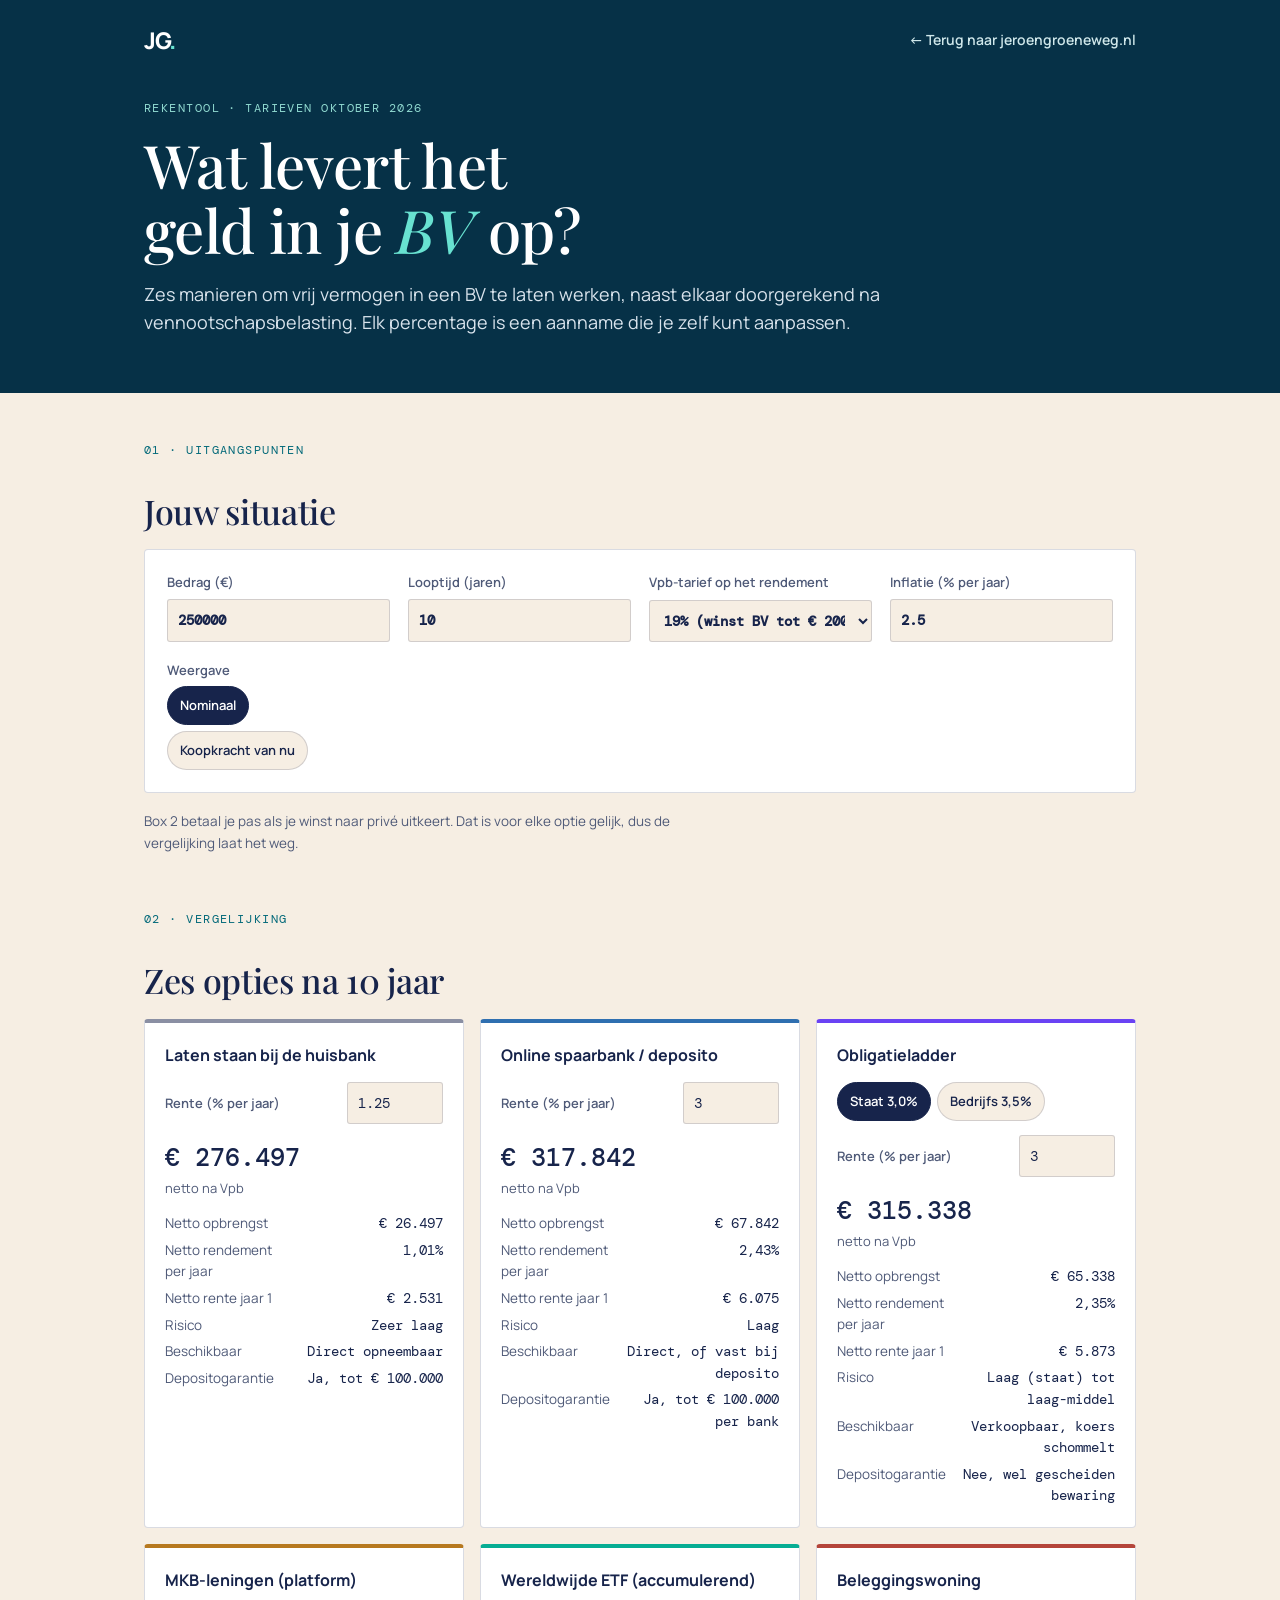
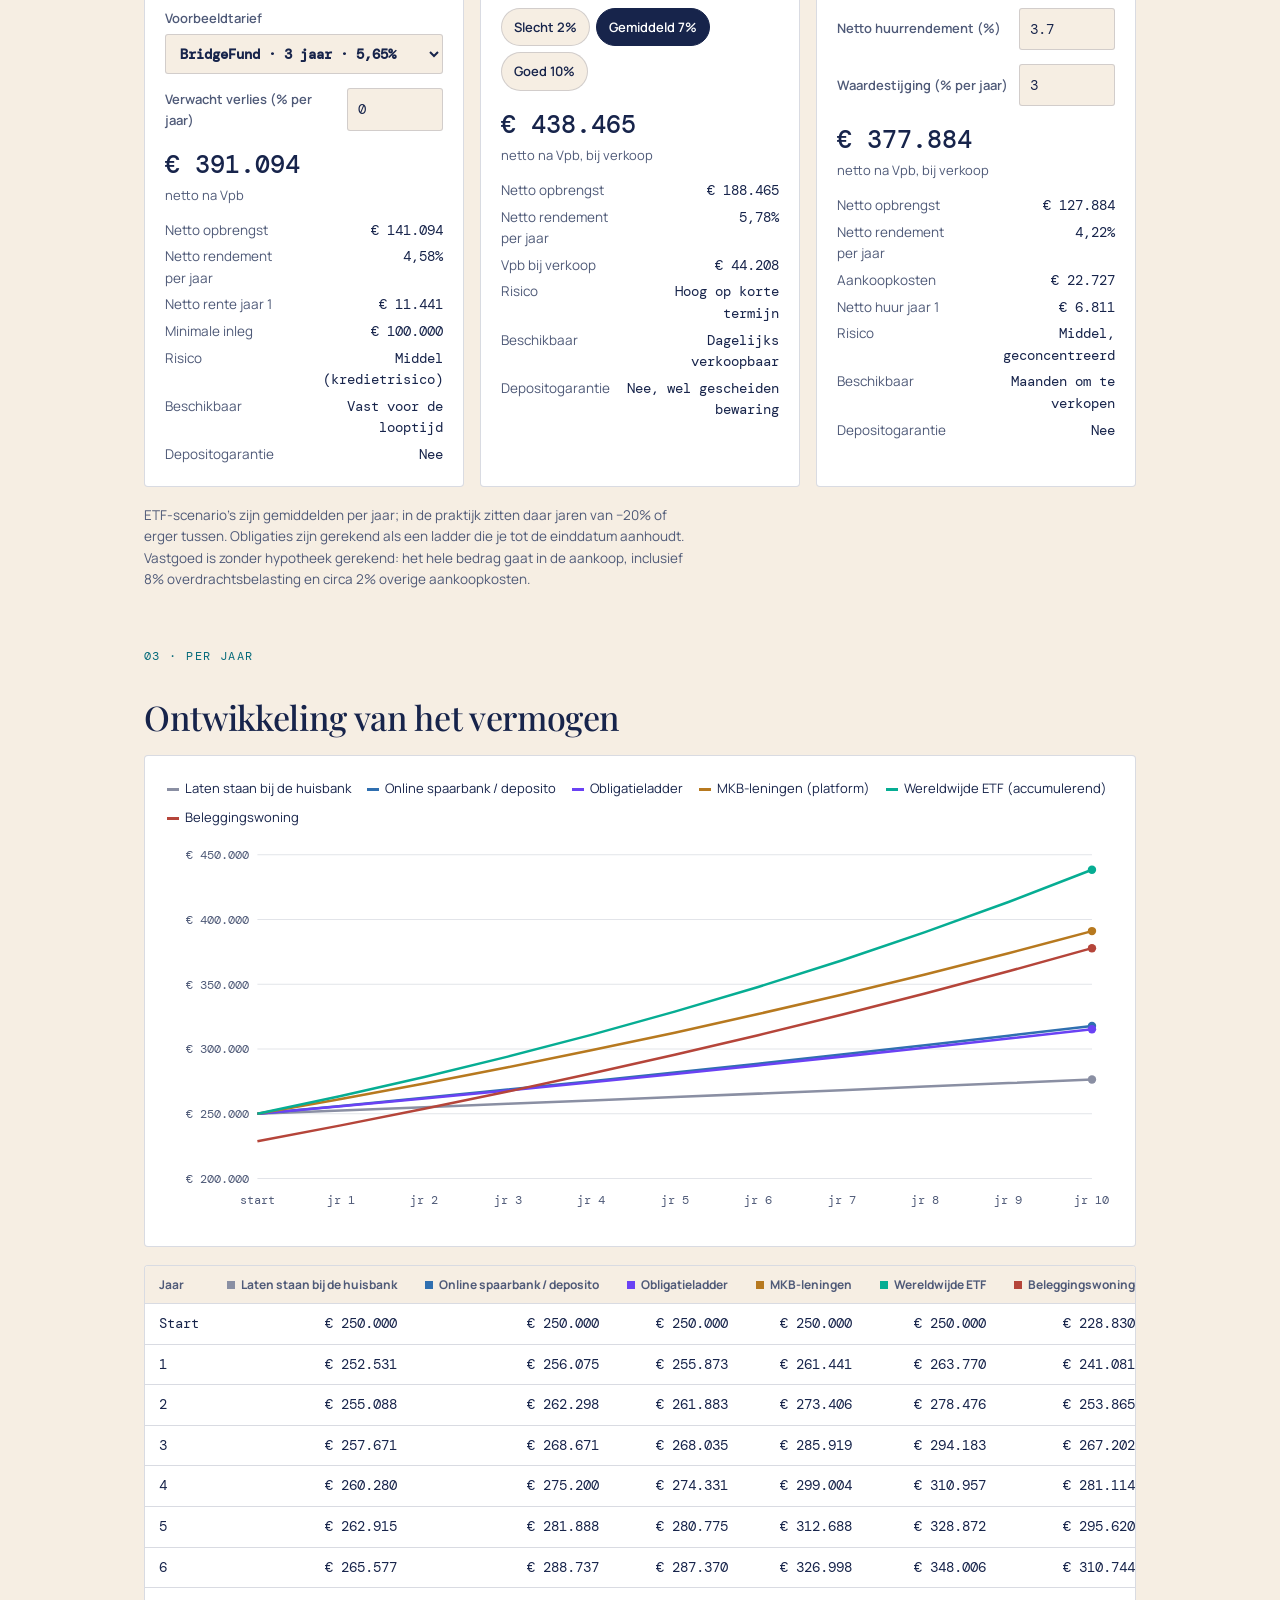
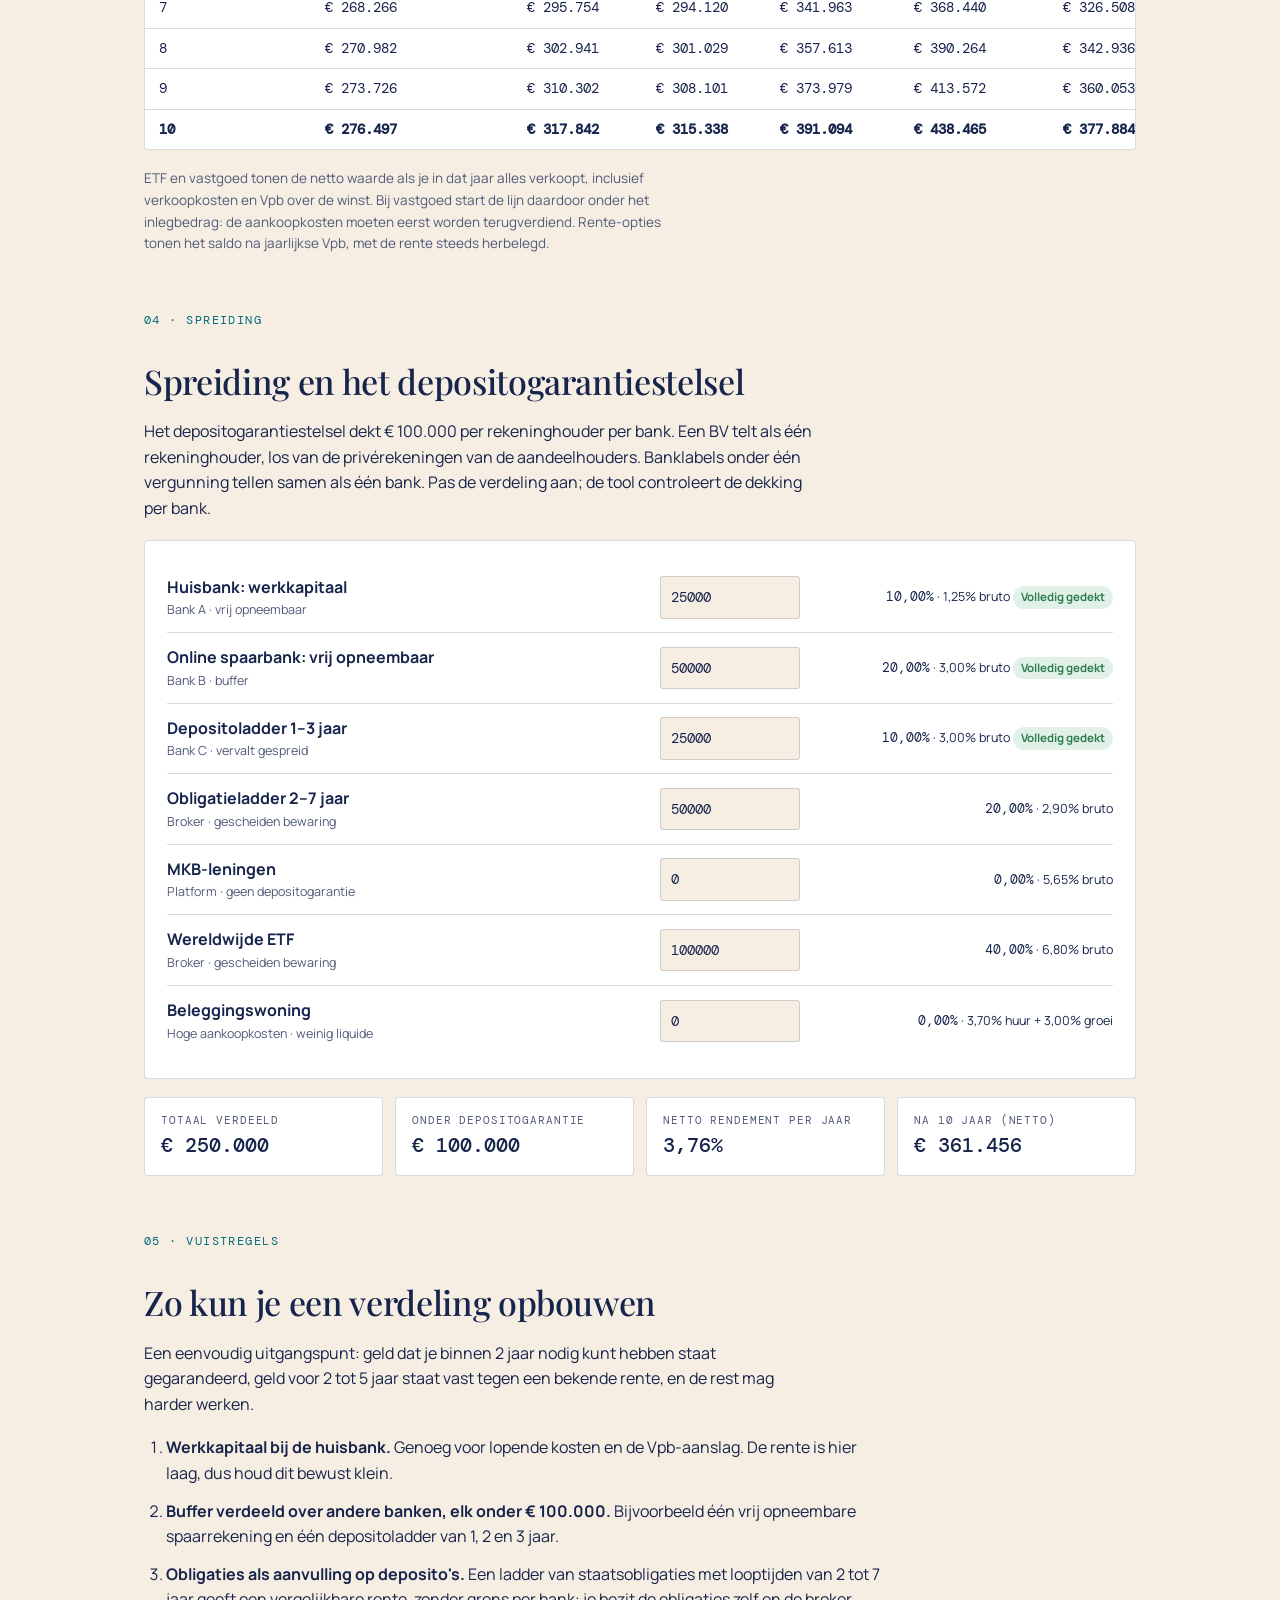
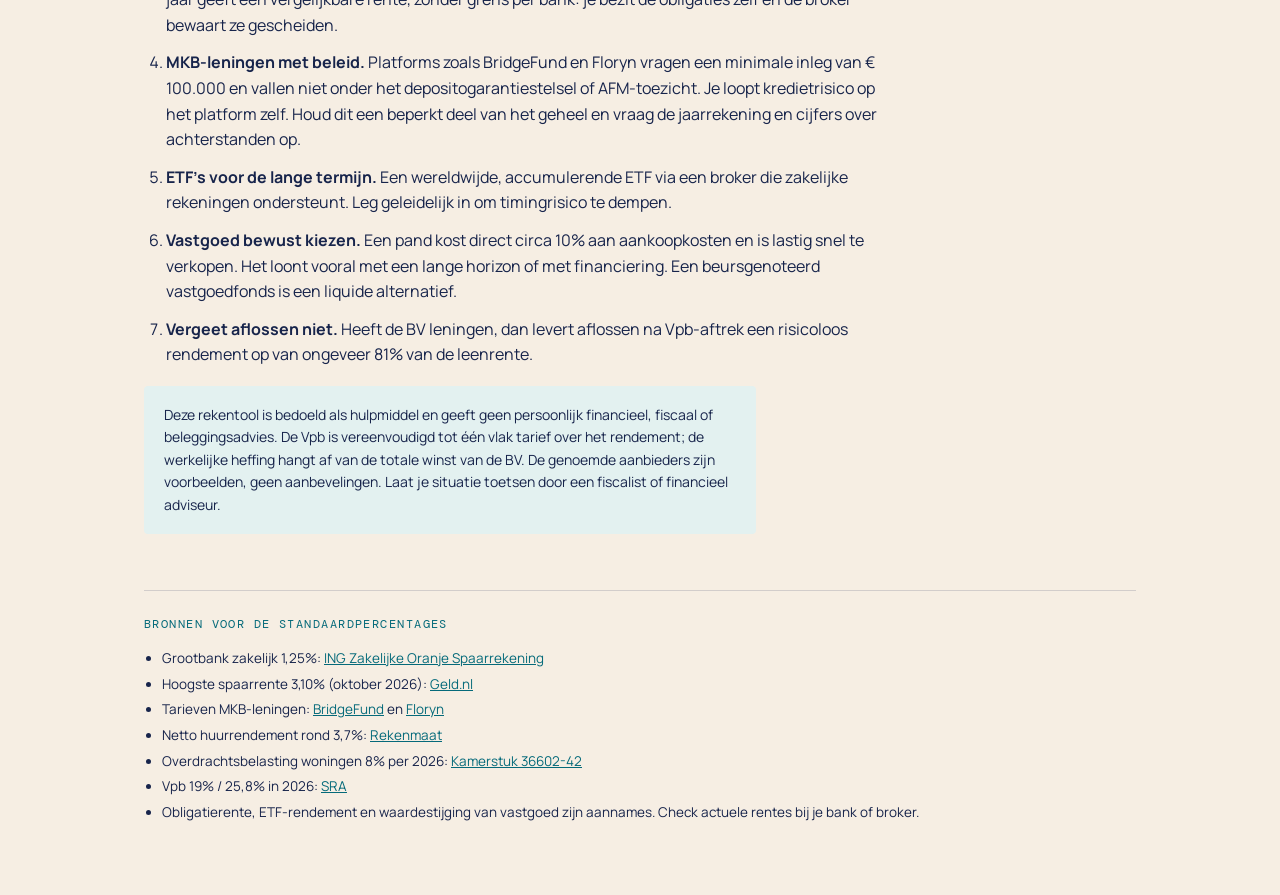
<file: rendement-bv/index.html>
<!doctype html>
<html lang="nl">
  <head>
    <meta charset="utf-8" />
    <meta name="viewport" content="width=device-width, initial-scale=1" />
    <meta name="description" content="Rekentool: vergelijk wat vrij vermogen in je BV oplevert na vennootschapsbelasting — sparen, obligaties, MKB-leningen, ETF's en vastgoed — met een check op het depositogarantiestelsel." />
    <title>Rendement BV-vermogen | Jeroen Groeneweg</title>
    <link rel="icon" href="../public/favicon.svg" type="image/svg+xml" sizes="any" />
    <link rel="preconnect" href="https://fonts.googleapis.com" />
    <link rel="preconnect" href="https://fonts.gstatic.com" crossorigin />
    <link href="https://fonts.googleapis.com/css2?family=DM+Mono:wght@400;500&family=Manrope:wght@400;500;600;700;800&family=Playfair+Display:ital,wght@0,500;1,500&display=swap" rel="stylesheet" />
    <style>
      /* Huisstijl jeroengroeneweg.nl: cream pagina, inkt-blauw, teal accent; Manrope / Playfair / DM Mono */
      :root {
        --ink: #17244b; --deep: #063147; --teal: #056a7a; --cream: #f6eee3; --paper: #ffffff;
        --muted: #4f5a78; --line: rgba(23, 36, 75, 0.16); --teal-soft: #e3f1f0;
        --s-bank: #8a8fa3; --s-spaar: #2f6fb0; --s-obl: #6a42f4; --s-mkb: #b7791f; --s-etf: #06ad93; --s-vg: #b5453a;
        --warn: #a8461f; --warn-soft: #f7e3d8; --ok: #2e7d4f; --ok-soft: #e2f1e7;
        --f-display: "Playfair Display", Georgia, serif;
        --f-body: Manrope, Arial, sans-serif;
        --f-num: "DM Mono", ui-monospace, Menlo, monospace;
        color-scheme: light;
      }
      * { box-sizing: border-box; }
      body { background: var(--cream); color: var(--ink); font-family: var(--f-body); font-size: 16px; line-height: 1.6; margin: 0; }
      a { color: var(--teal); }
      .top { background: var(--deep); color: #fff; }
      .top-inner, .wrap { max-width: 1120px; margin: 0 auto; padding-left: max(16px, 5vw, env(safe-area-inset-left, 0px)); padding-right: max(16px, 5vw, env(safe-area-inset-right, 0px)); }
      .top-inner { padding-block: 22px 56px; display: grid; gap: 40px; }
      .top nav { display: flex; justify-content: space-between; align-items: center; gap: 16px; flex-wrap: wrap; }
      .wordmark { color: #fff; font-size: 23px; font-weight: 800; letter-spacing: -0.06em; text-decoration: none; }
      .wordmark span { color: #68e2d1; }
      .back { color: #cfe7ea; font-size: 14px; font-weight: 600; text-decoration: none; }
      .back:hover { color: #fff; }
      .eyebrow { font-family: var(--f-num); font-size: 12px; letter-spacing: 0.12em; text-transform: uppercase; color: #8fd8cf; margin: 0 0 14px; }
      .eyebrow.dark { color: var(--teal); }
      h1, h2 { font-family: var(--f-display); font-weight: 500; margin: 0; text-wrap: balance; letter-spacing: -0.01em; }
      h1 { font-size: clamp(34px, 5.4vw, 60px); line-height: 1.08; max-width: 16ch; }
      h1 em, h2 em { font-style: italic; color: #68e2d1; }
      h2 { font-size: clamp(26px, 3.2vw, 34px); line-height: 1.15; }
      h3 { font-size: 16px; margin: 0; font-weight: 700; }
      p { margin: 0; max-width: 68ch; }
      .lede { color: #d8e3ec; font-size: 18px; margin-top: 18px; }
      .wrap { padding-block: 48px 72px; display: grid; gap: 56px; }
      section { display: grid; gap: 18px; min-width: 0; }
      .wrap > *, section > * { min-width: 0; }
      .num { font-family: var(--f-num); font-variant-numeric: tabular-nums; }
      .panel { background: var(--paper); border: 1px solid var(--line); border-radius: 4px; padding: 22px; }
      .inputs { display: grid; grid-template-columns: repeat(auto-fit, minmax(min(190px, 100%), 1fr)); gap: 18px; }
      label { display: grid; gap: 6px; font-size: 13px; color: var(--muted); font-weight: 600; }
      input[type=number], select { font: inherit; font-family: var(--f-num); font-size: 14px; color: var(--ink); background: var(--cream); border: 1px solid var(--line); border-radius: 3px; padding: 9px 10px; width: 100%; }
      input:focus-visible, select:focus-visible, button:focus-visible { outline: 3px solid #a7f4dd; outline-offset: 2px; }
      .seg { display: flex; flex-wrap: wrap; gap: 6px; }
      .seg button { font: inherit; font-size: 13px; font-weight: 600; border: 1px solid var(--line); background: var(--cream); color: var(--ink); padding: 8px 12px; border-radius: 999px; cursor: pointer; min-height: 36px; }
      .seg button[aria-pressed="true"] { background: var(--ink); border-color: var(--ink); color: #fff; }
      .opts { display: grid; grid-template-columns: repeat(auto-fill, minmax(min(300px, 100%), 1fr)); gap: 16px; }
      .opt { background: var(--paper); border: 1px solid var(--line); border-top: 4px solid var(--c); border-radius: 4px; padding: 20px; display: grid; gap: 14px; align-content: start; min-width: 0; }
      .opt .big { font-family: var(--f-num); font-size: 25px; font-weight: 500; }
      .opt .sub { font-size: 13px; color: var(--muted); }
      .kv { display: grid; grid-template-columns: 1fr auto; gap: 5px 12px; font-size: 13.5px; margin: 0; }
      .kv dt { color: var(--muted); }
      .kv dd { margin: 0; text-align: right; font-family: var(--f-num); }
      .rate { display: grid; grid-template-columns: 1fr 96px; gap: 8px; align-items: center; font-size: 13px; color: var(--muted); }
      .chip { display: inline-block; font-size: 11.5px; font-weight: 700; padding: 2px 8px; border-radius: 999px; background: var(--teal-soft); color: var(--teal); }
      .chip.warn { background: var(--warn-soft); color: var(--warn); }
      .chip.ok { background: var(--ok-soft); color: var(--ok); }
      .chart-box { overflow-x: auto; }
      svg text { fill: var(--muted); font-family: var(--f-num); font-size: 11px; }
      .legend { display: flex; flex-wrap: wrap; gap: 8px 16px; font-size: 13px; margin-bottom: 10px; }
      .legend span::before { content: ""; display: inline-block; width: 12px; height: 3px; background: var(--c); vertical-align: middle; margin-right: 6px; }
      .table-box { overflow-x: auto; border: 1px solid var(--line); border-radius: 4px; background: var(--paper); }
      table { border-collapse: collapse; width: 100%; min-width: 860px; font-size: 13.5px; }
      th, td { padding: 9px 14px; text-align: right; border-bottom: 1px solid var(--line); white-space: nowrap; }
      th:first-child, td:first-child { text-align: left; }
      thead th { font-size: 12px; color: var(--muted); font-weight: 700; background: var(--cream); }
      thead th i { display: inline-block; width: 8px; height: 8px; background: var(--c); margin-right: 6px; }
      tbody td { font-family: var(--f-num); font-variant-numeric: tabular-nums; }
      tbody tr:last-child td { border-bottom: 0; font-weight: 600; }
      .arow { display: grid; grid-template-columns: minmax(0, 1.6fr) 140px minmax(0, 1fr); gap: 12px; align-items: center; padding: 12px 0; border-bottom: 1px solid var(--line); }
      .arow:last-child { border-bottom: 0; }
      .arow .name { font-weight: 700; }
      .arow .meta { font-size: 12.5px; color: var(--muted); }
      .arow .status { justify-self: end; text-align: right; font-size: 12.5px; }
      .totals { display: grid; grid-template-columns: repeat(auto-fit, minmax(min(180px, 100%), 1fr)); gap: 12px; }
      .tot { background: var(--paper); border: 1px solid var(--line); border-radius: 4px; padding: 14px 16px; }
      .tot .label { font-family: var(--f-num); font-size: 11px; letter-spacing: 0.08em; text-transform: uppercase; color: var(--muted); }
      .tot .v { font-family: var(--f-num); font-size: 20px; font-weight: 500; }
      .principles ol { margin: 0; padding-left: 22px; display: grid; gap: 12px; max-width: 74ch; }
      .note { font-size: 13.5px; color: var(--muted); }
      .disclaimer { background: var(--teal-soft); border-radius: 4px; padding: 18px 20px; font-size: 14px; }
      footer.sources { border-top: 1px solid var(--line); padding-top: 24px; }
      footer.sources ul { margin: 8px 0 0; padding-left: 18px; font-size: 13.5px; display: grid; gap: 4px; }
      @media (max-width: 640px) {
        .arow { grid-template-columns: 1fr 120px; }
        .arow .status { grid-column: 1 / -1; justify-self: start; text-align: left; }
        .opts { grid-template-columns: 1fr; }
      }
      @media (prefers-reduced-motion: reduce) { * { transition: none !important; } }
    </style>
  </head>
  <body>
    <header class="top">
      <div class="top-inner">
        <nav aria-label="Navigatie">
          <a class="wordmark" href="../" aria-label="Jeroen Groeneweg home">JG<span>.</span></a>
          <a class="back" href="../">← Terug naar jeroengroeneweg.nl</a>
        </nav>
        <div>
          <p class="eyebrow">Rekentool · tarieven oktober 2026</p>
          <h1>Wat levert het geld in je <em>BV</em> op?</h1>
          <p class="lede">Zes manieren om vrij vermogen in een BV te laten werken, naast elkaar doorgerekend na vennootschapsbelasting. Elk percentage is een aanname die je zelf kunt aanpassen.</p>
        </div>
      </div>
    </header>

    <main class="wrap">
      <section aria-labelledby="h-in">
        <p class="eyebrow dark">01 · Uitgangspunten</p>
        <h2 id="h-in">Jouw situatie</h2>
        <div class="panel inputs">
          <label for="amt">Bedrag (€)<input id="amt" type="number" value="250000" step="10000" min="10000" /></label>
          <label for="yrs">Looptijd (jaren)<input id="yrs" type="number" value="10" min="1" max="25" /></label>
          <label for="vpb">Vpb-tarief op het rendement<select id="vpb"><option value="19" selected>19% (winst BV tot € 200.000)</option><option value="25.8">25,8% (winst BV daarboven)</option></select></label>
          <label for="infl">Inflatie (% per jaar)<input id="infl" type="number" value="2.5" step="0.1" /></label>
          <div style="display:grid;gap:6px">
            <span style="font-size:13px;color:var(--muted);font-weight:600">Weergave</span>
            <span class="seg" role="group" aria-label="Weergave">
              <button type="button" id="v-nom" aria-pressed="true">Nominaal</button>
              <button type="button" id="v-real" aria-pressed="false">Koopkracht van nu</button>
            </span>
          </div>
        </div>
        <p class="note">Box 2 betaal je pas als je winst naar privé uitkeert. Dat is voor elke optie gelijk, dus de vergelijking laat het weg.</p>
      </section>

      <section aria-labelledby="h-opt">
        <p class="eyebrow dark">02 · Vergelijking</p>
        <h2 id="h-opt">Zes opties na <span id="yrsLbl">10</span> jaar</h2>
        <div class="opts" id="opts"></div>
        <p class="note">ETF-scenario's zijn gemiddelden per jaar; in de praktijk zitten daar jaren van −20% of erger tussen. Obligaties zijn gerekend als een ladder die je tot de einddatum aanhoudt. Vastgoed is zonder hypotheek gerekend: het hele bedrag gaat in de aankoop, inclusief 8% overdrachtsbelasting en circa 2% overige aankoopkosten.</p>
      </section>

      <section aria-labelledby="h-chart">
        <p class="eyebrow dark">03 · Per jaar</p>
        <h2 id="h-chart">Ontwikkeling van het vermogen</h2>
        <div class="panel">
          <div class="legend" id="legend"></div>
          <div class="chart-box"><svg id="chart" viewBox="0 0 900 360" width="100%" role="img" aria-label="Vermogensontwikkeling per optie"></svg></div>
        </div>
        <div class="table-box"><table id="tbl"></table></div>
        <p class="note">ETF en vastgoed tonen de netto waarde als je in dat jaar alles verkoopt, inclusief verkoopkosten en Vpb over de winst. Bij vastgoed start de lijn daardoor onder het inlegbedrag: de aankoopkosten moeten eerst worden terugverdiend. Rente-opties tonen het saldo na jaarlijkse Vpb, met de rente steeds herbelegd.</p>
      </section>

      <section aria-labelledby="h-alloc">
        <p class="eyebrow dark">04 · Spreiding</p>
        <h2 id="h-alloc">Spreiding en het depositogarantiestelsel</h2>
        <p>Het depositogarantiestelsel dekt € 100.000 per rekeninghouder per bank. Een BV telt als één rekeninghouder, los van de privérekeningen van de aandeelhouders. Banklabels onder één vergunning tellen samen als één bank. Pas de verdeling aan; de tool controleert de dekking per bank.</p>
        <div class="panel" id="alloc"></div>
        <div class="totals" id="totals"></div>
      </section>

      <section aria-labelledby="h-adv" class="principles">
        <p class="eyebrow dark">05 · Vuistregels</p>
        <h2 id="h-adv">Zo kun je een verdeling opbouwen</h2>
        <p>Een eenvoudig uitgangspunt: geld dat je binnen 2 jaar nodig kunt hebben staat gegarandeerd, geld voor 2 tot 5 jaar staat vast tegen een bekende rente, en de rest mag harder werken.</p>
        <ol>
          <li><strong>Werkkapitaal bij de huisbank.</strong> Genoeg voor lopende kosten en de Vpb-aanslag. De rente is hier laag, dus houd dit bewust klein.</li>
          <li><strong>Buffer verdeeld over andere banken, elk onder € 100.000.</strong> Bijvoorbeeld één vrij opneembare spaarrekening en één depositoladder van 1, 2 en 3 jaar.</li>
          <li><strong>Obligaties als aanvulling op deposito's.</strong> Een ladder van staatsobligaties met looptijden van 2 tot 7 jaar geeft een vergelijkbare rente, zonder grens per bank: je bezit de obligaties zelf en de broker bewaart ze gescheiden.</li>
          <li><strong>MKB-leningen met beleid.</strong> Platforms zoals BridgeFund en Floryn vragen een minimale inleg van € 100.000 en vallen niet onder het depositogarantiestelsel of AFM-toezicht. Je loopt kredietrisico op het platform zelf. Houd dit een beperkt deel van het geheel en vraag de jaarrekening en cijfers over achterstanden op.</li>
          <li><strong>ETF's voor de lange termijn.</strong> Een wereldwijde, accumulerende ETF via een broker die zakelijke rekeningen ondersteunt. Leg geleidelijk in om timingrisico te dempen.</li>
          <li><strong>Vastgoed bewust kiezen.</strong> Een pand kost direct circa 10% aan aankoopkosten en is lastig snel te verkopen. Het loont vooral met een lange horizon of met financiering. Een beursgenoteerd vastgoedfonds is een liquide alternatief.</li>
          <li><strong>Vergeet aflossen niet.</strong> Heeft de BV leningen, dan levert aflossen na Vpb-aftrek een risicoloos rendement op van ongeveer 81% van de leenrente.</li>
        </ol>
        <p class="disclaimer">Deze rekentool is bedoeld als hulpmiddel en geeft geen persoonlijk financieel, fiscaal of beleggingsadvies. De Vpb is vereenvoudigd tot één vlak tarief over het rendement; de werkelijke heffing hangt af van de totale winst van de BV. De genoemde aanbieders zijn voorbeelden, geen aanbevelingen. Laat je situatie toetsen door een fiscalist of financieel adviseur.</p>
      </section>

      <footer class="sources">
        <p class="eyebrow dark">Bronnen voor de standaardpercentages</p>
        <ul>
          <li>Grootbank zakelijk 1,25%: <a href="https://www.actuelerentestanden.nl/?p=112575" target="_blank" rel="noopener">ING Zakelijke Oranje Spaarrekening</a></li>
          <li>Hoogste spaarrente 3,10% (oktober 2026): <a href="https://www.geld.nl/sparen/expert/nieuws/de-top-5-hoogste-spaarrentes-oktober-2026" target="_blank" rel="noopener">Geld.nl</a></li>
          <li>Tarieven MKB-leningen: <a href="https://www.bridgefund.nl/beleggen/" target="_blank" rel="noopener">BridgeFund</a> en <a href="https://www.floryn.com/beleggen" target="_blank" rel="noopener">Floryn</a></li>
          <li>Netto huurrendement rond 3,7%: <a href="https://rekenmaat.nl/netto-huurrendement" target="_blank" rel="noopener">Rekenmaat</a></li>
          <li>Overdrachtsbelasting woningen 8% per 2026: <a href="https://zoek.officielebekendmakingen.nl/kst-36602-42.pdf" target="_blank" rel="noopener">Kamerstuk 36602-42</a></li>
          <li>Vpb 19% / 25,8% in 2026: <a href="https://www.sra.nl/nieuws/000000/2025/09/nieuwe-belastingtarieven--kortingen-en-faciliteiten-2026" target="_blank" rel="noopener">SRA</a></li>
          <li>Obligatierente, ETF-rendement en waardestijging van vastgoed zijn aannames. Check actuele rentes bij je bank of broker.</li>
        </ul>
      </footer>
    </main>

    <script src="rendement-bv.js"></script>
  </body>
</html>
</file>
<file: styles.css>
:root {
  --ink: #17244b;
  --deep: #063147;
  --teal: #056a7a;
  --cream: #f6eee3;
  --violet: #6a42f4;
  --green: #06ad93;
  --line: rgba(23, 36, 75, 0.18);
}
* {
  box-sizing: border-box;
}
html {
  scroll-behavior: smooth;
}
body {
  background: var(--cream);
  color: var(--ink);
  font-family: Manrope, Arial, sans-serif;
  margin: 0;
}
a {
  color: inherit;
  text-decoration: none;
}
.nav {
  align-items: center;
  display: flex;
  justify-content: space-between;
  left: 0;
  padding: 28px 5vw;
  position: absolute;
  right: 0;
  top: 0;
  z-index: 4;
}
.wordmark {
  color: #fff;
  font-size: 23px;
  font-weight: 800;
  letter-spacing: -0.08em;
}
.wordmark-dot {
  color: #68e2d1;
}
.wordmark {
  flex-shrink: 0;
  line-height: 1.4;
}
.wordmark-name {
  display: inline-flex;
  align-items: baseline;
  white-space: nowrap;
  transition: letter-spacing 700ms cubic-bezier(0.22, 1, 0.36, 1);
}
.wordmark-reveal {
  display: inline-grid;
  grid-template-columns: 0fr;
  opacity: 0;
  transition: grid-template-columns 700ms cubic-bezier(0.22, 1, 0.36, 1), opacity 350ms ease;
}
.wordmark-reveal > span {
  overflow: hidden;
  min-width: 0;
  transform: translateY(0.35em);
  filter: blur(4px);
  transition: transform 650ms cubic-bezier(0.22, 1, 0.36, 1), filter 500ms ease;
}
.wordmark-dot {
  display: inline-block;
  max-width: 0.4em;
  opacity: 1;
  transition: opacity 200ms ease, transform 500ms ease, max-width 700ms ease;
}
.nav.is-scrolled .wordmark-name {
  letter-spacing: -0.045em;
}
.nav.is-scrolled .wordmark-reveal {
  grid-template-columns: 1fr;
  opacity: 1;
}
.nav.is-scrolled .wordmark-reveal > span {
  transform: translateY(0);
  filter: blur(0);
}
.nav.is-scrolled .wordmark-last,
.nav.is-scrolled .wordmark-last > span {
  transition-delay: 90ms;
}
.nav.is-scrolled .wordmark-dot {
  max-width: 0;
  opacity: 0;
  transform: translate(0.3em, -0.4em) scale(0.5);
}
.wordmark:focus-visible {
  outline: 2px solid #68e2d1;
  outline-offset: 6px;
  border-radius: 3px;
}
@media (max-width: 760px) {
  .wordmark { font-size: 20px; }
}
@media (prefers-reduced-motion: reduce) {
  .wordmark-name,
  .wordmark-reveal,
  .wordmark-reveal > span,
  .wordmark-dot {
    transition-duration: 0s !important;
    transition-delay: 0s !important;
  }
}
.nav-links {
  display: flex;
  gap: 30px;
}
.nav-links a {
  color: #fff;
  font-family: "DM Mono", monospace;
  font-size: 13px;
  letter-spacing: 0.05em;
  text-transform: uppercase;
}
.nav-links a:hover {
  color: #a7f4dd;
}
.menu-button {
  display: none;
}
.hero {
  background: var(--deep);
  color: #fff;
  min-height: 760px;
  overflow: hidden;
  padding: 176px 5vw 70px;
  position: relative;
}
.hero-copy {
  max-width: 730px;
  position: relative;
  z-index: 2;
}
.eyebrow {
  color: #91e1d7;
  font-family: "DM Mono", monospace;
  font-size: 11px;
  letter-spacing: 0.14em;
  margin: 0 0 22px;
  text-transform: uppercase;
}
.eyebrow.dark {
  color: var(--teal);
}
h1,
h2,
h3 {
  letter-spacing: -0.06em;
  line-height: 0.96;
  margin: 0;
}
h1 {
  font-size: clamp(57px, 7.6vw, 116px);
}
h1 em,
h2 em {
  color: #a7f4dd;
  font-family: "Playfair Display", Georgia, serif;
  font-weight: 500;
}
.hero-copy > p:not(.eyebrow) {
  color: rgba(255, 255, 255, 0.76);
  font-size: 18px;
  line-height: 1.55;
  margin: 37px 0 34px;
  max-width: 545px;
}
.button {
  align-items: center;
  background: #fff;
  color: var(--ink);
  display: inline-flex;
  font-size: 13px;
  font-weight: 800;
  gap: 26px;
  padding: 15px 18px;
  transition: transform 0.2s;
}
.button:hover {
  transform: translateY(-3px);
}
.button span {
  font-size: 19px;
}
.portrait {
  bottom: 0;
  height: min(77vw, 640px);
  margin: 0;
  max-height: 640px;
  position: absolute;
  right: 5vw;
  width: min(37vw, 475px);
  z-index: 2;
}
.portrait > div {
  background: var(--violet);
  height: 78%;
  position: absolute;
  right: -16%;
  top: -25%;
  width: 130%;
  border-radius: 50% 50% 50% 0;
  opacity: 0.8;
}
.portrait img {
  bottom: 0;
  height: 93%;
  object-fit: cover;
  object-position: 45% 16%;
  position: absolute;
  right: 0;
  width: 100%;
}
.portrait figcaption {
  bottom: 28px;
  font-size: 14px;
  font-weight: 800;
  left: 20px;
  line-height: 1.3;
  position: absolute;
  z-index: 2;
}
.portrait small {
  color: rgba(255, 255, 255, 0.68);
  font-size: 10px;
  font-weight: 500;
  letter-spacing: 0.05em;
  text-transform: uppercase;
}
.orb {
  border-radius: 50%;
  opacity: 0.9;
  position: absolute;
}
.orb-violet {
  background: var(--violet);
  height: 400px;
  right: -170px;
  top: -140px;
  width: 400px;
}
.orb-green {
  background: var(--green);
  bottom: -260px;
  height: 540px;
  left: -180px;
  width: 540px;
}
.grid {
  background-image:
    linear-gradient(rgba(147, 231, 219, 0.09) 1px, transparent 1px),
    linear-gradient(90deg, rgba(147, 231, 219, 0.09) 1px, transparent 1px);
  background-size: 46px 46px;
  inset: 0;
  mask-image: linear-gradient(90deg, #000, transparent 72%);
  position: absolute;
}
.particles {
  inset: 0;
  overflow: hidden;
  pointer-events: none;
  position: absolute;
}
.particle {
  animation: float 5s ease-in-out infinite;
  background: #a7f4dd;
  border-radius: 50%;
  box-shadow: 0 0 12px rgba(167, 244, 221, 0.38);
  height: 4px;
  opacity: 0.65;
  position: absolute;
  width: 4px;
}
@keyframes float {
  50% {
    opacity: var(--particle-highlight, 1);
    transform: translate3d(
      var(--particle-drift-x, 10px),
      var(--particle-drift-y, -18px),
      0
    ) scale(var(--particle-scale, 1));
  }
}
.scroll {
  align-items: center;
  bottom: 30px;
  color: rgba(255, 255, 255, 0.55);
  display: flex;
  font-family: "DM Mono", monospace;
  font-size: 10px;
  gap: 12px;
  letter-spacing: 0.08em;
  position: absolute;
  text-transform: uppercase;
  z-index: 2;
}
.scroll span {
  border: 1px solid rgba(255, 255, 255, 0.35);
  border-radius: 50%;
  font-size: 15px;
  height: 27px;
  padding: 4px;
  text-align: center;
  width: 27px;
}
.section {
  padding: 120px 5vw;
}
.section-top {
  align-items: center;
  border-bottom: 1px solid var(--line);
  display: flex;
  justify-content: space-between;
  margin-bottom: 36px;
  padding-bottom: 12px;
}
.section-top .eyebrow {
  margin: 0;
}
.section-top > span {
  color: var(--teal);
  font-family: "DM Mono", monospace;
  font-size: 11px;
}
h2 {
  font-size: clamp(44px, 6vw, 80px);
}
h2 em {
  color: var(--violet);
}
.two-column-copy {
  display: grid;
  gap: 36px;
  grid-template-columns: repeat(2, minmax(0, 1fr));
  margin-left: auto;
  margin-top: 65px;
}
.two-column-copy p {
  font-size: 17px;
  line-height: 1.6;
  margin: 0;
}
.two-column-copy p + p {
  color: rgba(23, 36, 75, 0.68);
}
.bridgefund-story {
  margin-top: 65px;
}
.bridgefund-story p {
  font-size: 17px;
  line-height: 1.6;
  margin: 0;
}
.bridgefund-story p + p {
  margin-top: 24px;
}
.story-year {
  border: 1px solid var(--line);
  border-radius: 12px;
  overflow: hidden;
}
.bridgefund-story .story-purpose {
  margin-bottom: 32px;
}
.story-year + .story-year {
  margin-top: 20px;
}
.bridgefund-story summary {
  cursor: pointer;
  position: relative;
  list-style: none;
  padding: 24px 60px 24px 28px;
}
.bridgefund-story summary::-webkit-details-marker {
  display: none;
}
.bridgefund-story summary::after {
  content: "+";
  position: absolute;
  right: 24px;
  top: 50%;
  transform: translateY(-50%);
  color: var(--teal);
  font-size: 26px;
  line-height: 1;
}
.bridgefund-story details[open] > summary::after {
  content: "−";
}
.bridgefund-story summary:focus-visible {
  outline: 3px solid var(--violet);
  outline-offset: -4px;
}
.story-year > summary {
  background: #eef5f5;
  display: grid;
  grid-template-columns: 42px minmax(0, 1fr);
  column-gap: 18px;
  align-items: center;
}
.story-year-icon {
  width: 42px;
  height: 42px;
  grid-column: 1;
  grid-row: 1 / 3;
  color: var(--teal);
}
.story-year-date {
  grid-column: 2;
  display: block;
  color: var(--teal);
  font-size: 14px;
  margin-bottom: 8px;
}
.story-year h3 {
  grid-column: 2;
  font-size: clamp(22px, 3vw, 30px);
  line-height: 1.25;
  letter-spacing: -0.025em;
}
.story-year-body {
  background: #ffffff;
  padding: 0 28px 12px;
}
.story-acknowledgement {
  border-top: 1px solid var(--line);
  margin-top: 32px;
  padding-top: 24px;
}
.story-acknowledgement h3 {
  color: var(--teal);
  font-size: 18px;
  margin: 0 0 12px;
}
.bridgefund-story .story-acknowledgement p {
  font-size: 16px;
}
.story-intro {
  max-width: 780px;
  margin-inline: auto;
  padding: 36px 0;
}
.bridgefund-story .story-intro > p:first-child {
  font-size: clamp(19px, 2vw, 22px);
  line-height: 1.65;
  font-weight: 500;
  color: var(--deep);
}
.story-chapter {
  border-top: 1px solid var(--line);
}
.story-pullquote {
  margin: 32px 0 0;
  padding: 8px 0 8px 24px;
  border-left: 3px solid var(--teal);
}
.bridgefund-story .story-pullquote p {
  font-family: "Playfair Display", Georgia, serif;
  font-size: clamp(23px, 2.5vw, 29px);
  font-style: italic;
  line-height: 1.5;
  color: var(--teal);
}
.story-chapter-body > p strong {
  font-weight: 700;
}
.story-chapter > summary {
  padding-left: 0;
  max-width: 780px;
  margin-inline: auto;
}
.story-chapter h4,
.resume-card h3 {
  font-size: clamp(18px, 2vw, 22px);
  line-height: 1.4;
  margin: 0;
}
.story-chapter-body {
  max-width: 780px;
  margin-inline: auto;
  padding-bottom: 36px;
}
.bridgefund-story .story-chapter-body > p {
  line-height: 1.75;
}
.story-takeaway {
  background: #eef5f5;
  border-left: 3px solid var(--teal);
  padding: 24px;
  margin-top: 28px;
}
.story-takeaway h5,
.story-resource h5 {
  display: flex;
  align-items: center;
  gap: 10px;
  color: var(--teal);
  font-size: 16px;
  line-height: 1.4;
  margin: 0 0 10px;
}
.story-label-icon {
  width: 21px;
  height: 21px;
  flex: 0 0 21px;
}
.story-takeaway p + h5 {
  margin-top: 24px;
}
.story-resource {
  border: 1px solid var(--line);
  border-radius: 10px;
  background: #fbf6ef;
  margin-top: 16px;
  padding: 24px;
}
.bridgefund-story .story-resource p {
  font-size: 16px;
}
.story-resource-type {
  display: block;
  font-size: 14px;
  color: var(--teal);
  margin-bottom: 4px;
}
.story-resource a {
  color: var(--teal);
  font-weight: 700;
  text-decoration: underline;
  text-underline-offset: 3px;
  overflow-wrap: anywhere;
}
.story-resource a:hover {
  color: var(--deep);
}
.story-resource a:focus-visible {
  outline: 2px solid var(--violet);
  outline-offset: 3px;
}
.bridgefund-story .story-resource p + p {
  margin-top: 12px;
}
.story-chapter-body ol {
  font-size: 17px;
  line-height: 1.6;
  padding-left: 1.5em;
  margin: 24px 0;
}
.story-chapter-body li + li {
  margin-top: 10px;
}
@media (max-width: 600px) {
  .story-year > summary {
    grid-template-columns: 30px minmax(0, 1fr);
    column-gap: 12px;
  }
  .story-year-icon {
    width: 30px;
    height: 30px;
  }
  .bridgefund-story summary {
    padding: 20px 44px 20px 16px;
  }
  .bridgefund-story summary::after {
    right: 16px;
  }
  .story-year-body {
    padding: 0 16px 8px;
  }
  .story-chapter > summary {
    padding-left: 0;
  }
  .story-takeaway,
  .story-resource {
    padding: 18px;
  }
}
.transformation-ingredients {
  border-top: 1px solid var(--line);
  margin-top: 48px;
  padding-top: 32px;
}
.transformation-ingredients h3 {
  font-size: clamp(24px, 3vw, 32px);
  letter-spacing: -0.03em;
  line-height: 1.2;
}
.transformation-ingredients ol {
  font-size: 17px;
  line-height: 1.6;
  margin: 24px 0 0;
  padding-left: 1.6em;
}
.transformation-ingredients li {
  padding-left: 8px;
}
.transformation-ingredients li + li {
  margin-top: 12px;
}
.transformation-ingredients li::marker {
  color: var(--teal);
  font-weight: 800;
}
.section-dark {
  background: var(--deep);
  color: #fff;
  padding: 112px 5vw 120px;
  position: relative;
}
.section-dark::after {
  background: linear-gradient(
    135deg,
    transparent 45%,
    rgba(106, 66, 244, 0.9) 45% 65%,
    rgba(6, 173, 147, 0.8) 65%
  );
  bottom: -210px;
  content: "";
  height: 530px;
  position: absolute;
  right: -105px;
  transform: rotate(15deg);
  width: 530px;
}
.section-dark > * {
  position: relative;
  z-index: 1;
}
.section-dark .section-top {
  border-color: rgba(255, 255, 255, 0.28);
}
.section-dark .section-top > span {
  color: #91e1d7;
}
.result-grid {
  display: grid;
  gap: 1px;
  grid-template-columns: repeat(4, 1fr);
  margin-top: 65px;
}
.result-grid article {
  background: rgba(255, 255, 255, 0.09);
  min-height: 205px;
  padding: 25px;
  transition:
    background 0.25s,
    transform 0.25s;
}
.result-grid article:hover {
  background: rgba(255, 255, 255, 0.16);
  transform: translateY(-7px);
}
.icon {
  color: #91e1d7;
  display: block;
  font-size: 26px;
  height: 34px;
}
.result-grid strong {
  display: block;
  font-size: clamp(42px, 4.5vw, 65px);
  letter-spacing: -0.07em;
  line-height: 1;
  margin-top: 10px;
}
.result-grid p {
  color: rgba(255, 255, 255, 0.71);
  font-size: 13px;
  line-height: 1.45;
  margin: 17px 0 0;
  max-width: 180px;
}
.case-studies > h2 {
  margin-bottom: 70px;
}
.case {
  border: 1px solid var(--line);
  display: grid;
  gap: 22px;
  grid-template-columns: 1.15fr 2.25fr 2fr 0.8fr;
  margin-top: 18px;
  min-height: 340px;
  overflow: hidden;
  padding: 34px;
  position: relative;
}
.brand {
  align-items: center;
  display: flex;
  font-size: 17px;
  gap: 12px;
}
.brand i {
  display: inline-block;
  flex: 0 0 38px;
  height: 38px;
}
.bf-mark {
  background:
    radial-gradient(ellipse at 49% 44%, #17244b 0 25%, transparent 26%),
    radial-gradient(circle at 65% 25%, #6a42f4 0 45%, transparent 46%),
    radial-gradient(circle at 35% 75%, #06ad93 0 45%, transparent 46%);
  border-radius: 12px;
}
.dpg-mark {
  background: linear-gradient(
    90deg,
    #7b3ea0 0 20%,
    transparent 20% 27%,
    #d30a71 27% 48%,
    transparent 48% 55%,
    #e84b39 55% 76%,
    transparent 76% 83%,
    #ffbc27 83%
  );
  clip-path: polygon(
    0 62%,
    20% 62%,
    20% 30%,
    48% 30%,
    48% 0,
    76% 0,
    76% 30%,
    100% 30%,
    100% 80%,
    0 80%
  );
}
.tweakers-mark {
  align-items: center;
  background: #e2ed45;
  border-radius: 50%;
  display: inline-flex !important;
  font-size: 27px;
  font-style: normal;
  font-weight: 800;
  justify-content: center;
}
.case-label {
  color: var(--teal);
  font-family: "DM Mono", monospace;
  font-size: 10px;
  letter-spacing: 0.08em;
  margin: 4px 0 13px;
  text-transform: uppercase;
}
.case h3 {
  font-size: clamp(24px, 2.4vw, 38px);
  line-height: 1.03;
  max-width: 480px;
}
.case ul {
  font-size: 13px;
  line-height: 1.5;
  margin: 0;
  padding: 2px 10px 0 22px;
}
.case li {
  margin: 0 0 17px;
}
.case li::marker {
  color: var(--teal);
}
.case aside {
  align-self: end;
  border-left: 1px solid var(--line);
  padding-left: 20px;
}
.case aside strong {
  display: block;
  font-size: 43px;
  letter-spacing: -0.08em;
  line-height: 0.9;
}
.case aside span {
  color: rgba(23, 36, 75, 0.65);
  display: block;
  font-size: 10px;
  line-height: 1.4;
  margin-top: 9px;
}
.stripes {
  bottom: 0;
  position: absolute;
  right: 0;
  top: 0;
  width: 32px;
}
.bf-stripes {
  background: linear-gradient(#6a42f4 0 34%, #17244b 34% 67%, #06ad93 67%);
}
.dpg-stripes {
  background: linear-gradient(90deg, #7b3ea0 0 25%, #d30a71 25% 50%, #e84b39 50% 75%, #ffbc27 75%);
  width: 74px;
}
.tweakers-stripes {
  background: #e2ed45;
}
.project-intro {
  color: rgba(255, 255, 255, 0.73);
  font-size: 18px;
  line-height: 1.55;
  margin: 34px 0 58px;
  max-width: 800px;
}
.project-layout {
  display: grid;
  gap: 35px;
  grid-template-columns: minmax(0, 1fr);
}
.project-tabs {
  border-top: 1px solid rgba(255, 255, 255, 0.34);
  display: grid;
  grid-template-columns: repeat(3, minmax(0, 1fr));
}
.project-tabs button {
  align-items: center;
  background: transparent;
  border: 0;
  border-bottom: 1px solid rgba(255, 255, 255, 0.34);
  color: #fff;
  cursor: pointer;
  display: grid;
  font-size: 16px;
  font-weight: 700;
  gap: 11px;
  grid-template-columns: 25px 1fr auto;
  padding: 21px 15px 21px 0;
  text-align: left;
  width: 100%;
}
.project-tabs button:hover,
.project-tabs .active {
  color: #a7f4dd;
}
.project-tabs span {
  color: rgba(255, 255, 255, 0.46);
  font-family: "DM Mono", monospace;
  font-size: 10px;
}
.project-tabs b {
  font-size: 16px;
  font-weight: 400;
}
.project-card {
  background: #e5ef45;
  color: var(--ink);
  display: grid;
  grid-template-columns: 1.22fr 0.78fr;
  min-height: 330px;
  overflow: hidden;
}
.project-visual {
  align-items: center;
  background: #111633;
  display: flex;
  justify-content: center;
  overflow: hidden;
  position: relative;
}
.project-visual::after {
  border: 20px solid #e5ef45;
  border-radius: 18px 18px 0 0;
  content: "";
  height: 235px;
  transform: perspective(400px) rotateY(-13deg);
  width: 210px;
}
.project-visual i {
  display: block;
  position: absolute;
}
.project-visual i:nth-child(1) {
  background: #6a42f4;
  height: 130px;
  left: 28%;
  top: 21%;
  width: 130px;
}
.project-visual i:nth-child(2) {
  background: #06ad93;
  border-radius: 50%;
  height: 22px;
  right: 30%;
  top: 53%;
  width: 22px;
}
.project-visual i:nth-child(3) {
  background: #e5ef45;
  border-radius: 50%;
  bottom: 24%;
  height: 19px;
  right: 23%;
  width: 19px;
}
.project-text {
  align-self: end;
  padding: 32px;
}
.project-text p {
  font-family: "DM Mono", monospace;
  font-size: 10px;
  letter-spacing: 0.08em;
  margin: 0 0 13px;
  text-transform: uppercase;
}
.project-text h3 {
  font-size: 33px;
  line-height: 1.04;
}
.project-text span {
  display: block;
  font-size: 13px;
  line-height: 1.55;
  margin-top: 20px;
}
.project-card.games {
  background: #ed4f40;
  color: #fff;
}
.project-card.games .project-visual {
  background: #6a42f4;
}
.project-card.games .project-visual::after {
  border: 1px solid rgba(255, 255, 255, 0.55);
  border-radius: 50%;
  height: 240px;
  transform: translate(-30px, 8px);
  width: 240px;
}
.project-card.games .project-visual i:nth-child(1) {
  background: #06ad93;
  border-radius: 50%;
  height: 95px;
  left: 24%;
  top: 24%;
  width: 95px;
}
.project-card.games .project-visual i:nth-child(2) {
  background: #fff;
  height: 72px;
  right: 28%;
  top: 39%;
  transform: rotate(45deg);
  width: 72px;
}
.project-card.home {
  background: #06ad93;
}
.project-card.home .project-visual {
  background: #f6eee3;
}
.project-card.home .project-visual::after {
  background: #17244b;
  clip-path: polygon(50% 0, 95% 27%, 95% 100%, 5% 100%, 5% 27%);
  height: 220px;
  opacity: 0.92;
  transform: none;
  width: 245px;
}
.project-card.home .project-visual i:nth-child(1) {
  background: #6a42f4;
  height: 48px;
  left: 31%;
  top: 51%;
  width: 53px;
  z-index: 2;
}
.project-card.home .project-visual i:nth-child(2) {
  background: #a7f4dd;
  border-radius: 50%;
  height: 20px;
  right: 28%;
  top: 30%;
  width: 20px;
  z-index: 2;
}
/* Résumé card branding with the story's reading typography. */
.resume-card {
  --card-ink: #202a50;
  --card-border: #76aaa5;
  --card-marker: var(--card-ink);
  background: #fff;
  color: var(--card-ink);
  border: 1.6px solid var(--card-border);
  font-family: inherit;
  font-size: 17px;
  line-height: 1.75;
  position: relative;
  overflow: hidden;
  margin-top: 22px;
  padding: 24px 11.36% 22px 2.84%;
}
.resume-card::after {
  content: "";
  position: absolute;
  inset: 0 0 0 auto;
  width: 7.39%;
  background: linear-gradient(to bottom, #6e44f2 0 32%, #202a50 32% 63%, #0aa993 63% 100%);
}
.resume-card-dpg-media {
  --card-ink: #171717;
  --card-border: #d685ad;
  --card-marker: #cf2f7f;
}
.resume-card-dpg-media::after {
  background: linear-gradient(to bottom, #ffc329 0 22%, #ee4b3e 22% 46%, #cf2f7f 46% 72%, #7b4298 72% 100%);
}
.resume-card-tweakers {
  --card-ink: #161616;
  --card-border: #b7c72d;
  --card-marker: #8e9800;
}
.resume-card-tweakers::after {
  background: linear-gradient(to bottom, #ddea3d 0 33.33%, #161616 33.33% 66.67%, #a11236ff 66.67% 100%);
}
.resume-card-header {
  display: flex;
  align-items: center;
  gap: 14px;
}
.resume-card-header img {
  width: 72px;
  height: 72px;
  flex: 0 0 72px;
  object-fit: contain;
}
.resume-card-kicker {
  font-size: 14px;
  font-weight: 400;
  margin: 0;
}
.resume-card h3 {
  font-weight: 700;
  margin: 4px 0 6px;
}
.resume-card-meta {
  font-size: 17px;
  margin: 0;
}
.resume-card ul {
  columns: 2;
  column-gap: 34px;
  padding-left: 18px;
  margin: 16px 0 0;
}
.resume-card li {
  break-inside: avoid;
  margin: 0 0 7px;
  padding-left: 4px;
}
.resume-card li::marker { color: var(--card-marker); }
@media (max-width: 760px) {
  .resume-card { padding: 22px 34px 18px 18px; }
  .resume-card::after { width: 14px; }
  .resume-card ul { columns: 1; }
  .resume-card-header img { width: 52px; height: 52px; flex-basis: 52px; }
  .resume-card-header { gap: 12px; }
}
.contact {
  background: var(--cream);
  color: var(--ink);
  position: relative;
  overflow: hidden;
}
.contact-copy {
  position: relative;
  max-width: 780px;
}
.contact h2 {
  margin-bottom: 28px;
}
.contact h2 em {
  color: var(--violet);
}
.contact-intro {
  font-size: clamp(18px, 2vw, 22px);
  line-height: 1.75;
  color: var(--ink);
}
.contact-actions {
  display: flex;
  flex-wrap: wrap;
  align-items: center;
  gap: 16px;
  margin: 32px 0;
}
.contact-secondary {
  gap: 12px;
  background: transparent;
  color: var(--ink);
  border: 1px solid var(--teal);
}
.linkedin-icon {
  width: 20px;
  height: 20px;
  flex: 0 0 20px;
  fill: currentColor;
}
.contact-download {
  padding: 14px 0;
  color: var(--teal);
  text-decoration: underline;
  text-underline-offset: 5px;
}
.contact a:focus-visible {
  outline: 3px solid var(--teal);
  outline-offset: 5px;
}
.contact-personal {
  max-width: 640px;
  color: #465369;
  line-height: 1.75;
  font-size: 16px;
  margin-top: 40px;
}
.contact-sparks {
  position: absolute;
  inset: -30px;
  pointer-events: none;
  opacity: 0.22;
  background-image: radial-gradient(circle at 87% 21%, var(--teal) 2px, transparent 3px),
    radial-gradient(circle at 76% 64%, var(--teal) 3px, transparent 4px),
    radial-gradient(circle at 94% 81%, var(--teal) 2px, transparent 3px),
    radial-gradient(circle at 62% 12%, var(--teal) 1px, transparent 2px),
    radial-gradient(circle at 15% 87%, var(--teal) 2px, transparent 3px),
    radial-gradient(circle at 92% 45%, var(--teal) 1px, transparent 2px);
}
@media (prefers-reduced-motion: no-preference) {
  .contact-sparks {
    animation: contact-drift 12s ease-in-out infinite alternate;
  }
}
@keyframes contact-drift {
  to { transform: translate3d(-12px, -18px, 0); }
}
.email {
  border-bottom: 2px solid var(--ink);
  display: inline-block;
  font-size: clamp(21px, 3vw, 43px);
  font-weight: 700;
  letter-spacing: -0.055em;
  padding-bottom: 7px;
}
.email:hover {
  color: var(--violet);
}
.email span {
  color: var(--violet);
  margin-left: 12px;
}
.contact .email {
  max-width: 100%;
  font-size: clamp(18px, 5.4vw, 43px);
}
.contact-meta {
  color: #465369;
  font-family: "DM Mono", monospace;
  font-size: 10px;
  letter-spacing: 0.03em;
  margin-top: 66px;
}
.contact-meta a {
  color: var(--teal);
  margin-left: 25px;
}
footer {
  align-items: center;
  background: #fff;
  color: rgba(23, 36, 75, 0.65);
  display: flex;
  font-family: "DM Mono", monospace;
  font-size: 10px;
  justify-content: space-between;
  letter-spacing: 0.03em;
  padding: 26px 5vw;
}
.dark-wordmark {
  color: var(--ink);
  font-family: Manrope, sans-serif;
}
@media (max-width: 1024px) {
  .portrait {
    right: 2vw;
    width: min(42vw, 430px);
  }
  .case {
    grid-template-columns: 1fr 2fr;
  }
  .case aside {
    grid-column: 2;
  }
  .result-grid {
    grid-template-columns: repeat(2, 1fr);
  }
  .project-layout {
    grid-template-columns: 1fr;
  }
  .project-tabs {
    display: grid;
    grid-template-columns: repeat(3, 1fr);
  }
  .project-tabs button {
    border-top: 1px solid rgba(255, 255, 255, 0.34);
    margin-top: -1px;
    padding-right: 15px;
  }
  .project-tabs b {
    display: none;
  }
}
@media (max-width: 760px) {
  .nav {
    padding: 20px 6vw;
  }
  .menu-button {
    background: none;
    border: 0;
    color: #fff;
    display: block;
    font-family: "DM Mono", monospace;
    font-size: 12px;
    letter-spacing: 0.08em;
    text-transform: uppercase;
  }
  .nav-links {
    background: var(--deep);
    display: none;
    flex-direction: column;
    left: 0;
    padding: 25px 6vw 32px;
    position: absolute;
    right: 0;
    top: 62px;
  }
  .nav-links.open {
    display: flex;
  }
  .hero {
    min-height: 780px;
    padding: 145px 6vw 55px;
  }
  .hero-copy {
    max-width: 95%;
  }
  .hero-copy > p:not(.eyebrow) {
    font-size: 16px;
  }
  .portrait {
    height: 390px;
    right: -14vw;
    width: 300px;
  }

  .scroll {
    bottom: 20px;
  }
  .section,
  .section-dark {
    padding: 85px 6vw;
  }
  .two-column-copy {
    display: block;
    margin-top: 45px;
  }
  .two-column-copy p + p {
    margin-top: 22px;
  }
  .bridgefund-story p + p {
    margin-top: 22px;
  }
  .result-grid {
    grid-template-columns: 1fr 1fr;
    margin-top: 44px;
  }
  .result-grid article {
    min-height: 192px;
    padding: 18px;
  }
  .result-grid p {
    font-size: 11px;
  }
  .case-studies > h2 {
    margin-bottom: 48px;
  }
  .case {
    display: block;
    min-height: 0;
    padding: 24px 31px 28px 24px;
  }
  .brand {
    margin-bottom: 30px;
  }
  .case h3 {
    font-size: 29px;
  }
  .case ul {
    margin-top: 31px;
    padding-left: 20px;
  }
  .case aside {
    border-left: 0;
    border-top: 1px solid var(--line);
    margin-top: 18px;
    padding-left: 0;
    padding-top: 17px;
  }
  .case aside span {
    display: inline-block;
    margin-left: 12px;
  }
  .project-tabs {
    display: block;
  }
  .project-tabs button {
    margin: 0;
  }
  .project-card {
    grid-template-columns: 1fr;
    margin-top: 30px;
    min-height: 480px;
  }
  .project-visual {
    min-height: 230px;
  }
  .project-text {
    padding: 27px;
  }
  .email {
    font-size: 23px;
    overflow-wrap: anywhere;
  }
  .contact-meta a {
    display: block;
    margin: 15px 0 0;
  }
  footer {
    align-items: flex-start;
    flex-direction: column;
    gap: 15px;
    padding-left: 6vw;
    padding-right: 6vw;
  }
}
@media (prefers-reduced-motion: reduce) {
  *,
  *::before,
  *::after {
    animation-duration: 0.01ms !important;
    scroll-behavior: auto !important;
    transition-duration: 0.01ms !important;
  }
}

/* Arcade build story */
.project-card.arcade { background: #123e4b; color: #fff; grid-template-columns: repeat(2, minmax(0, 1fr)); gap: 28px; padding: 28px; align-content: start; }
.arcade .project-visual { background: transparent; align-self: start; justify-content: flex-start; }
.arcade .project-visual::after { content: none; }
.arcade .project-visual img { display: block; width: auto; max-width: 100%; height: auto; max-height: 380px; }
.arcade .project-text { align-self: start; padding: 0; }
.arcade .project-text h3 { font-size: clamp(26px, 2.4vw, 34px); }
.arcade .project-text .arcade-copy { font-family: inherit; font-size: 15px; line-height: 1.65; letter-spacing: normal; text-transform: none; margin: 20px 0; color: #e0ecef; }
.arcade-link { display: inline-block; color: #a7f4dd; font-weight: 700; text-underline-offset: 4px; line-height: 1.5; }
.arcade .arcade-link span { display: inline; font-size: inherit; }
.arcade .project-text .arcade-source { font-size: 10px; line-height: 1.6; margin-top: 10px; }
.arcade-gallery { grid-column: 1 / -1; display: grid; grid-template-columns: repeat(2, minmax(0, 1fr)); gap: 28px; padding: 0; }
.arcade-gallery figure { margin: 0; }
.arcade-gallery img { display: block; width: 100%; height: auto; max-height: 300px; object-fit: contain; object-position: left; }
.arcade-gallery figcaption { font-size: 13px; line-height: 1.5; color: #e0ecef; margin-top: 10px; }
@media (max-width: 760px) {
  .project-card.arcade { grid-template-columns: 1fr; padding: 20px; }
  .arcade .project-visual img { max-width: 450px; }
}
@media (max-width: 540px) {
  .arcade-gallery { grid-template-columns: 1fr; }
}

/* Playable Pong project */
.project-card.games { display: block; background: #123e4b; color: #fff; min-width: 0; }
.pong { padding: clamp(14px, 3vw, 28px); }
.pong-heading h3 { font-size: 30px; }
.pong-heading p, #pong-help { font-size: 13px; line-height: 1.6; color: #ccc; margin: 10px 0; }
.pong-score { font-family: monospace; text-align: center; margin: 18px 0 10px; }
.pong canvas { display: block; width: 100%; height: auto; background: #000; }
.pong canvas:focus-visible, .pong button:focus-visible { outline: 3px solid #a7f4dd; outline-offset: 4px; }
.pong-status { font-size: 14px; line-height: 1.5; margin: 16px 0; }
.pong-controls { display: flex; flex-wrap: wrap; gap: 10px; }
.pong-controls button { min-height: 44px; min-width: 44px; background: #fff; color: #000; border: 1px solid #fff; padding: 10px 14px; font: inherit; font-size: 14px; cursor: pointer; }
.pong-controls [data-move] { touch-action: none; user-select: none; }

/* Game development story: media and copy above video and playable demo. */
.game-story { display: grid; grid-template-columns: repeat(2, minmax(0, 1fr)); gap: 28px; padding: 28px; align-items: start; }
.game-story figure { margin: 0; min-width: 0; }
.game-story img, .game-story video { display: block; width: 100%; height: auto; background: #000; }
.game-video video { filter: grayscale(1); transition: filter 350ms ease; }
.game-video:hover video,
.game-video video:focus-visible,
.game-video video.is-playing { filter: grayscale(0); }
.game-story figcaption { color: #e0ecef; font-size: 13px; line-height: 1.5; margin-top: 10px; }
.game-story-copy { align-self: start; }
.game-story-copy h3 { font-size: clamp(26px, 2.4vw, 34px); line-height: 1.1; }
.game-story-copy p { font-size: 15px; line-height: 1.65; margin: 18px 0 0; color: #e0ecef; }
.game-story-copy .game-kicker { font-family: 'DM Mono', monospace; font-size: 10px; letter-spacing: .08em; text-transform: uppercase; margin: 0 0 13px; }
.game-pong { min-width: 0; }
.game-pong .pong { padding: 0; }
@media (max-width: 760px) {
  .game-story { grid-template-columns: minmax(0, 1fr); padding: 20px; }
}

/* Only the active project contributes to the card height. */
.project-stage { display: grid; min-width: 0; }
.project-stage > .project-card { grid-area: 1 / 1; min-width: 0; }
.project-stage > .project-card.project-inactive { display: none; }

/* Smart-home story uses the same grid, typography and media treatment. */
.project-card.home { display: block; background: #123e4b; color: #fff; min-width: 0; }
.home-overview img { max-height: 540px; object-fit: cover; object-position: top; }
.home-gallery { grid-column: 1 / -1; display: grid; grid-template-columns: repeat(3, minmax(0, 1fr)); gap: 28px; }
.home-gallery img { aspect-ratio: 16 / 9; object-fit: cover; object-position: top; }
.home-links { display: flex; flex-wrap: wrap; gap: 10px 20px; margin-top: 20px; }
.home-links .arcade-link { font-size: 14px; }
@media (max-width: 760px) {
  .home-overview img { max-height: none; }
  .home-gallery { grid-template-columns: minmax(0, 1fr); }
  .home-links { align-items: flex-start; flex-direction: column; }
}

/* Two finished-cabinet views above a compact four-photo build sequence. */
.arcade .project-visual { display: grid; grid-template-columns: repeat(2, minmax(0, 1fr)); gap: 16px; min-height: 0; }
.arcade .project-visual img { width: 100%; max-height: none; }
.arcade-gallery { gap: 22px 28px; }
.arcade-gallery img { width: 100%; height: auto; aspect-ratio: 16 / 9; max-height: 240px; object-fit: cover; object-position: center; }
@media (max-width: 540px) {
  .arcade-gallery { grid-template-columns: repeat(2, minmax(0, 1fr)); gap: 20px 12px; }
  .arcade-gallery img { aspect-ratio: 4 / 3; }
  .arcade .project-visual { gap: 12px; }
}

/* Shared project typography keeps both story columns on the same baseline. */
.arcade .project-text, .game-story-copy { align-self: start; padding: 0; }
.arcade .project-text h3, .game-story-copy h3 {
  font-size: clamp(26px, 2.4vw, 34px); line-height: 1.1; margin: 0;
}
.arcade .project-text > p:first-child, .game-story-copy .game-kicker {
  font-family: 'DM Mono', monospace; font-size: 10px; font-weight: 400;
  line-height: 1.65; letter-spacing: .08em; text-transform: uppercase;
  color: #e0ecef; margin: 0 0 13px;
}
.arcade .project-text .arcade-copy, .game-story-copy > p:not(.game-kicker) {
  font-family: inherit; font-size: 15px; font-weight: 400; line-height: 1.65;
  letter-spacing: normal; text-transform: none; color: #e0ecef; margin: 18px 0 0;
}
.arcade .arcade-link { margin-top: 18px; }

/* Project photos: monochrome previews, full-colour accessible lightbox. */
.project-photo { display: block; width: 100%; min-width: 0; padding: 0; border: 0; background: transparent; cursor: zoom-in; text-align: left; }
.project-photo img { filter: grayscale(1); transition: filter 350ms ease; }
.project-photo:hover img, .project-photo:focus-visible img { filter: grayscale(0); }
.project-photo:focus-visible { outline: 3px solid #a7f4dd; outline-offset: 4px; }
body.photo-modal-open { overflow: hidden; }
.photo-modal { position: fixed; inset: 0; margin: auto; width: min(1100px, calc(100vw - 32px)); max-width: none; max-height: calc(100dvh - 32px); padding: 20px; border: 1px solid #47717d; background: #123e4b; color: #fff; overflow: auto; }
.photo-modal::backdrop { background: rgb(0 0 0 / 85%); }
.photo-modal-close { display: block; margin: 0 0 16px auto; min-height: 44px; padding: 8px 16px; border: 1px solid #fff; background: transparent; color: #fff; font: inherit; cursor: pointer; }
.photo-modal-close:focus-visible { outline: 3px solid #a7f4dd; outline-offset: 3px; }
.photo-modal figure { margin: 0; }
.photo-modal img { display: block; width: 100%; height: auto; max-height: calc(100dvh - 180px); object-fit: contain; }
.photo-modal figcaption { font-size: 14px; line-height: 1.5; margin-top: 14px; }
@media (prefers-reduced-motion: reduce) {
  .project-photo img,
  .game-video video { transition: none; }
}

/* Mobile cards follow their content instead of stretching to a hidden project. */
@media (max-width: 760px) {
  .project-stage > .project-card { min-height: 0; margin-top: 0; }
  .project-card.arcade, .game-story { padding: clamp(14px, 3.5vw, 20px); gap: 20px; }
  .arcade .project-visual { width: 100%; gap: 12px; }
  .arcade .project-visual img { max-width: 100%; }
  .arcade-gallery { gap: 20px 12px; }
  .arcade-gallery img { aspect-ratio: 4 / 3; max-height: none; }
  .home-gallery { gap: 20px; }
  .home-gallery img { aspect-ratio: auto; }
}
</file>
<file: layout.css>
:root {
  --content-width: 1200px;
  --content-gutter: max(5vw, calc((100vw - var(--content-width)) / 2));
}

body {
  overflow-x: hidden;
}

main {
  overflow: hidden;
}

/* Keep the colour fields full-bleed, while placing the reading and interaction
   content on a single, deliberately narrow executive-profile rail. */
.nav {
  background-color: transparent;
  padding-left: var(--content-gutter);
  padding-right: var(--content-gutter);
}

.nav.is-scrolled {
  background-color: rgba(6, 49, 71, 0.94);
  backdrop-filter: blur(14px);
  box-shadow: 0 1px 0 rgba(145, 225, 215, 0.24), 0 10px 28px rgba(0, 0, 0, 0.16);
  position: fixed;
}

.hero {
  padding-left: var(--content-gutter);
  padding-right: var(--content-gutter);
}

.section,
.section-dark {
  padding-left: var(--content-gutter);
  padding-right: var(--content-gutter);
}

.section-dark {
  overflow: hidden;
}

footer {
  padding-left: var(--content-gutter);
  padding-right: var(--content-gutter);
}

.scroll {
  left: var(--content-gutter);
}

@media (prefers-reduced-motion: no-preference) {
  .orb-violet,
  .orb-green,
  .grid,
  .portrait > div,
  .portrait img {
    will-change: transform;
  }

  .orb-violet {
    transform: translate3d(
      var(--hero-violet-x-parallax, 0px),
      var(--hero-violet-y-parallax, 0px),
      0
    );
  }

  .orb-green {
    transform: translate3d(
      var(--hero-green-x-parallax, 0px),
      var(--hero-green-y-parallax, 0px),
      0
    );
  }

  .grid {
    transform: translate3d(0, var(--hero-grid-parallax, 0px), 0);
  }

  .portrait > div {
    transform: translate3d(
      var(--hero-portrait-shape-x-parallax, 0px),
      calc(
        var(--hero-portrait-shape-y-parallax, 0px) + var(--hero-portrait-parallax, 0px)
      ),
      0
    );
  }
}

@media (prefers-reduced-motion: no-preference) and (min-width: 761px) {
  .hero-copy {
    transform: translate3d(0, var(--hero-copy-parallax, 0px), 0);
  }

  .portrait img {
    transform: translate3d(0, var(--hero-portrait-parallax, 0px), 0);
  }
}

@media (min-width: 1025px) {
  .hero-copy {
    max-width: 600px;
  }

  .portrait {
    right: var(--content-gutter);
    width: min(34vw, 415px);
  }
}

@media (min-width: 761px) and (max-width: 1024px) {
  .hero {
    min-height: 720px;
  }

  .hero-copy {
    max-width: 52%;
  }

  .hero-copy > p:not(.eyebrow) {
    font-size: 16px;
    max-width: 100%;
  }

  h1 {
    font-size: clamp(52px, 7vw, 72px);
  }

  .portrait {
    right: var(--content-gutter);
    width: min(37vw, 365px);
  }
}

@media (max-width: 1024px) {
  .portrait > div {
    display: none;
  }
}

@media (max-width: 760px) {
  :root {
    --content-gutter: 6vw;
  }

  .portrait {
    bottom: auto;
    height: 330px;
    position: relative;
    right: auto;
    width: 100%;
  }

  .hero {
    min-height: 0;
    padding-bottom: 0;
  }

  .hero-copy {
    max-width: 100%;
  }

  .scroll {
    display: none;
  }
}

@media (max-width: 480px) {
  .result-grid {
    grid-template-columns: 1fr;
  }

  .result-grid article {
    min-height: 0;
  }
}
</file>
